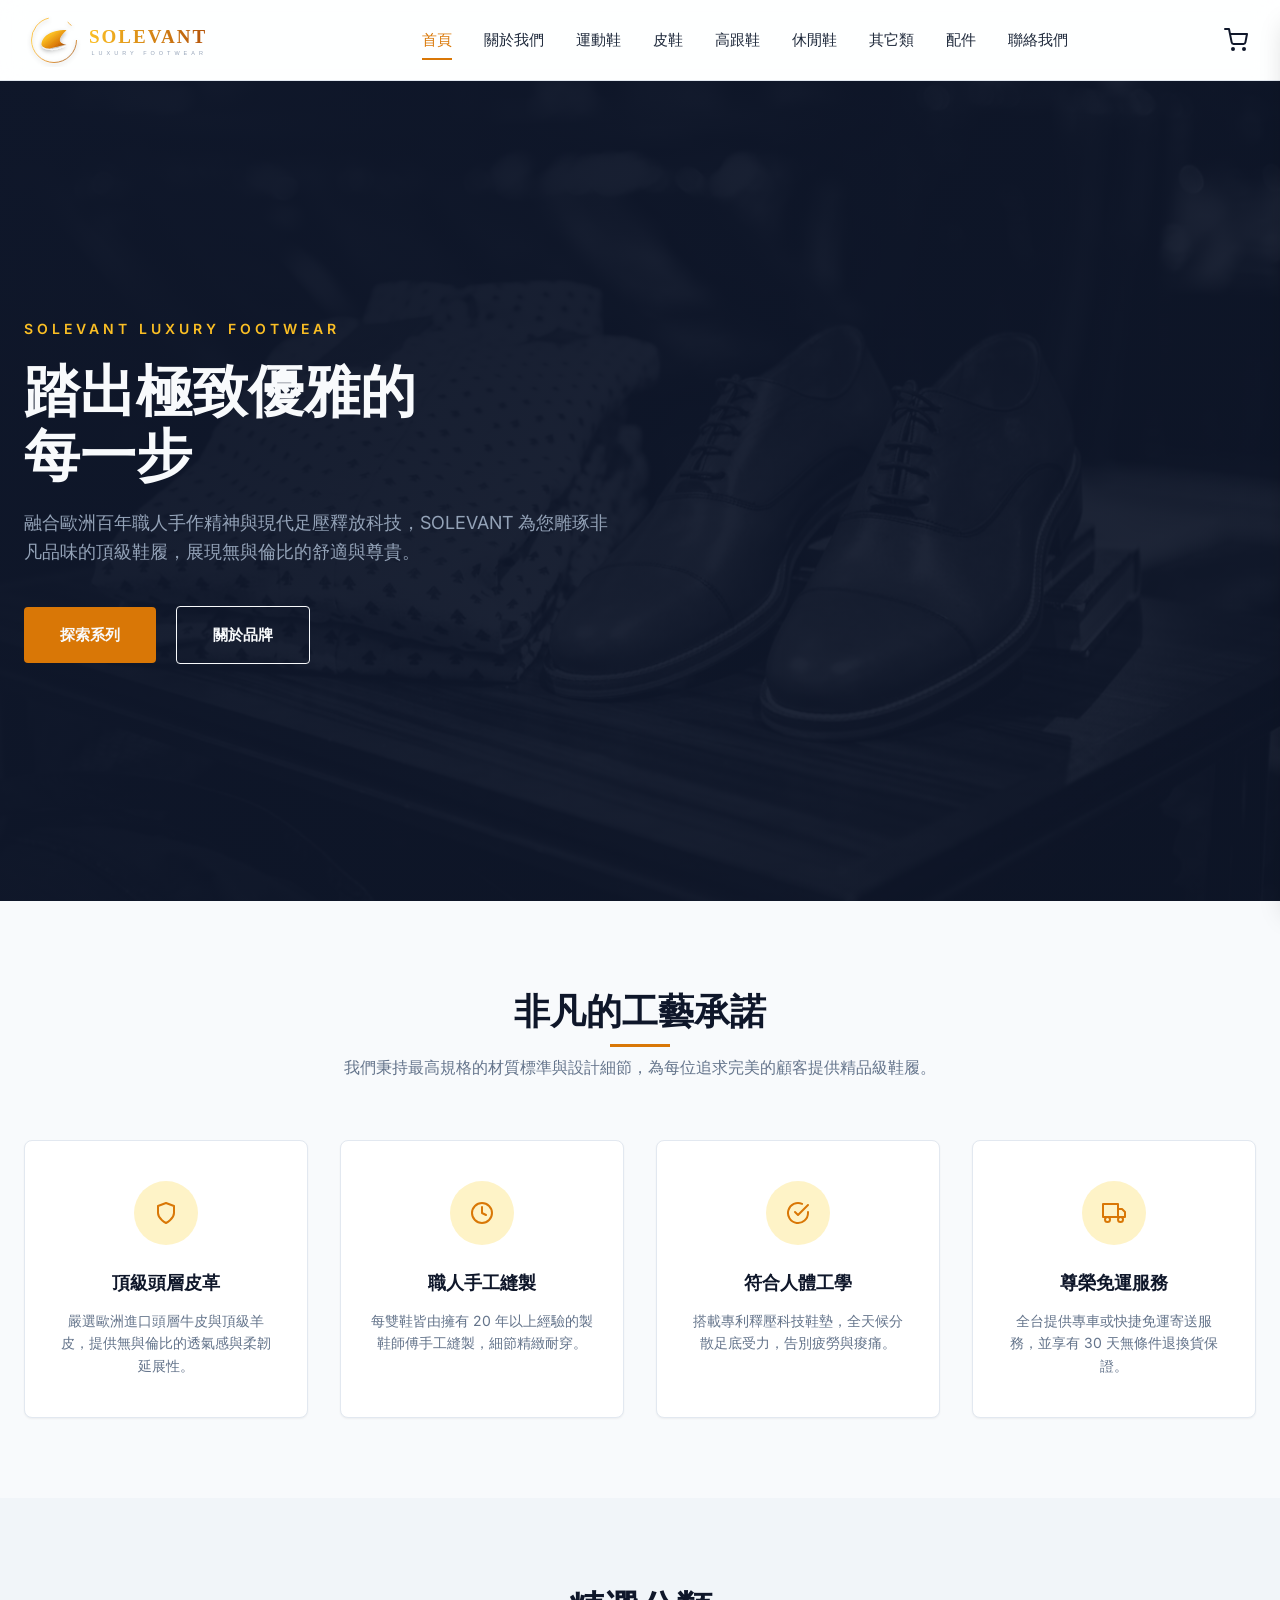
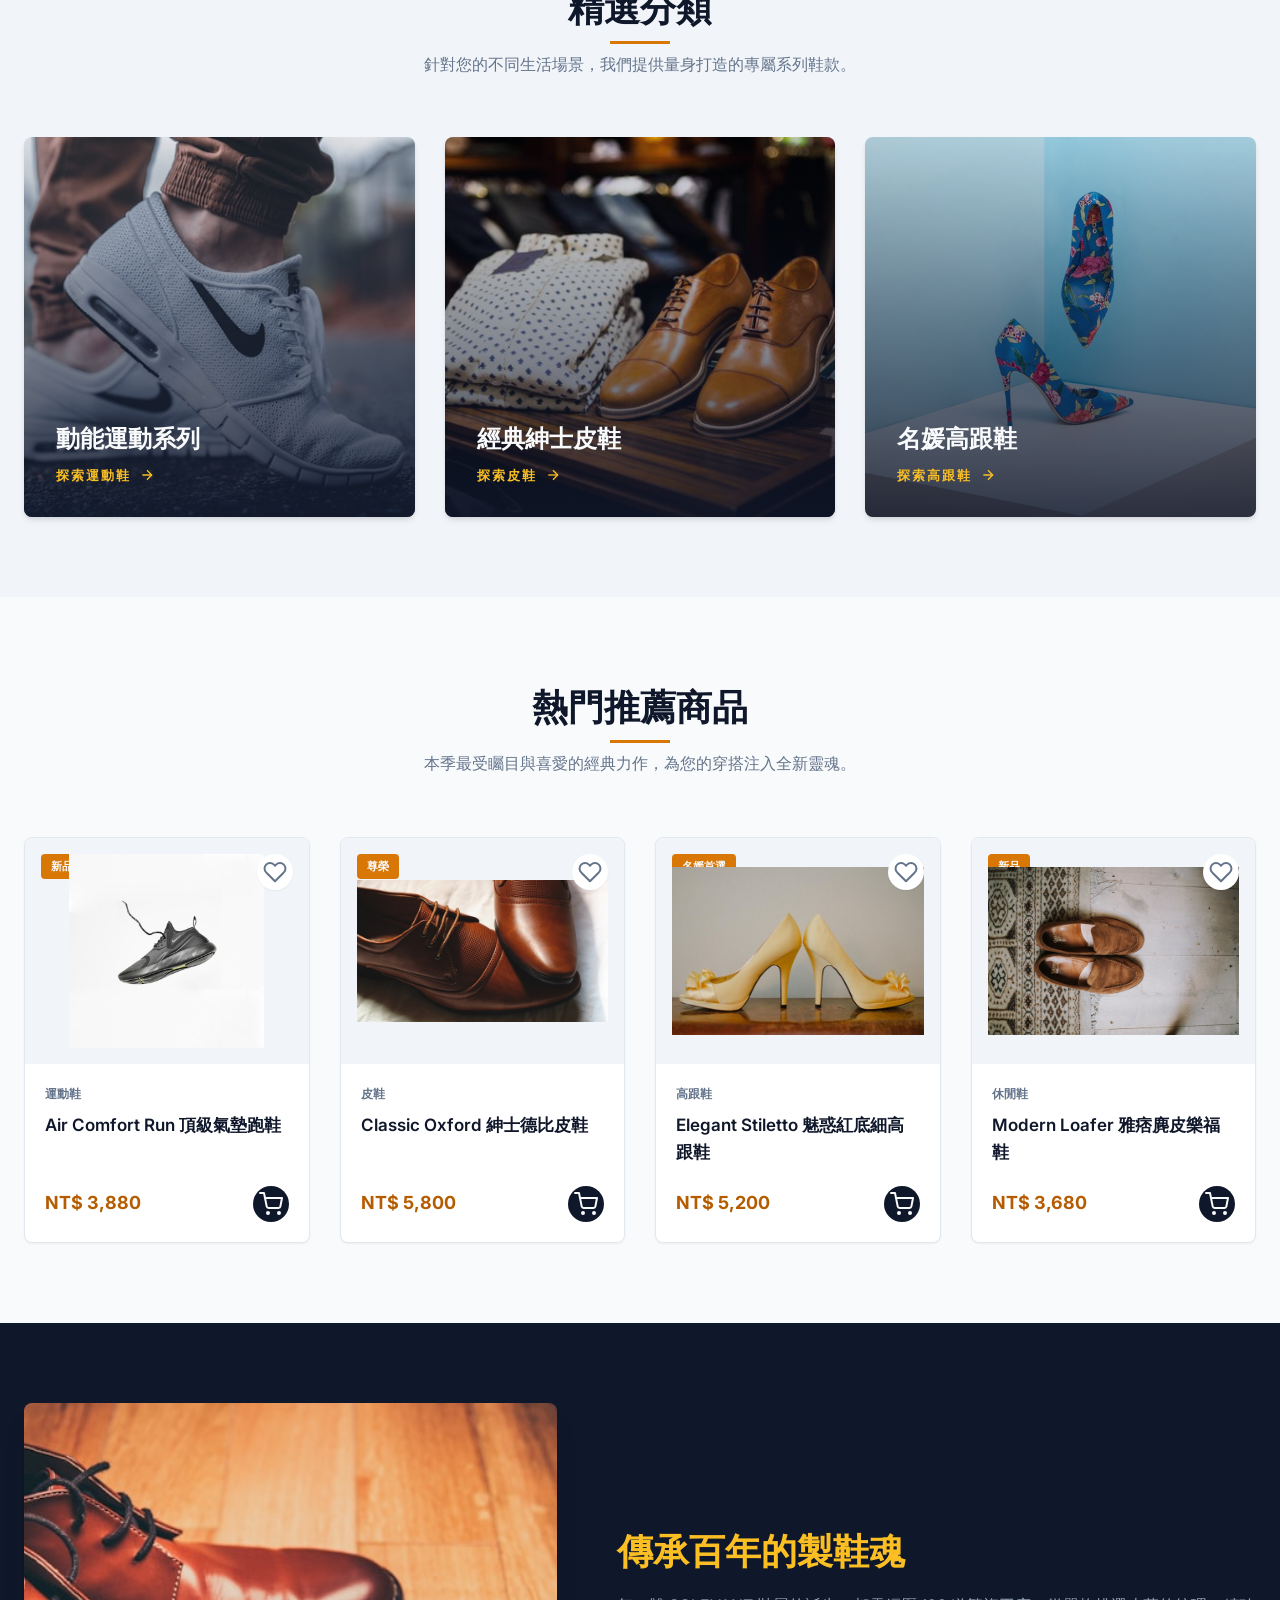
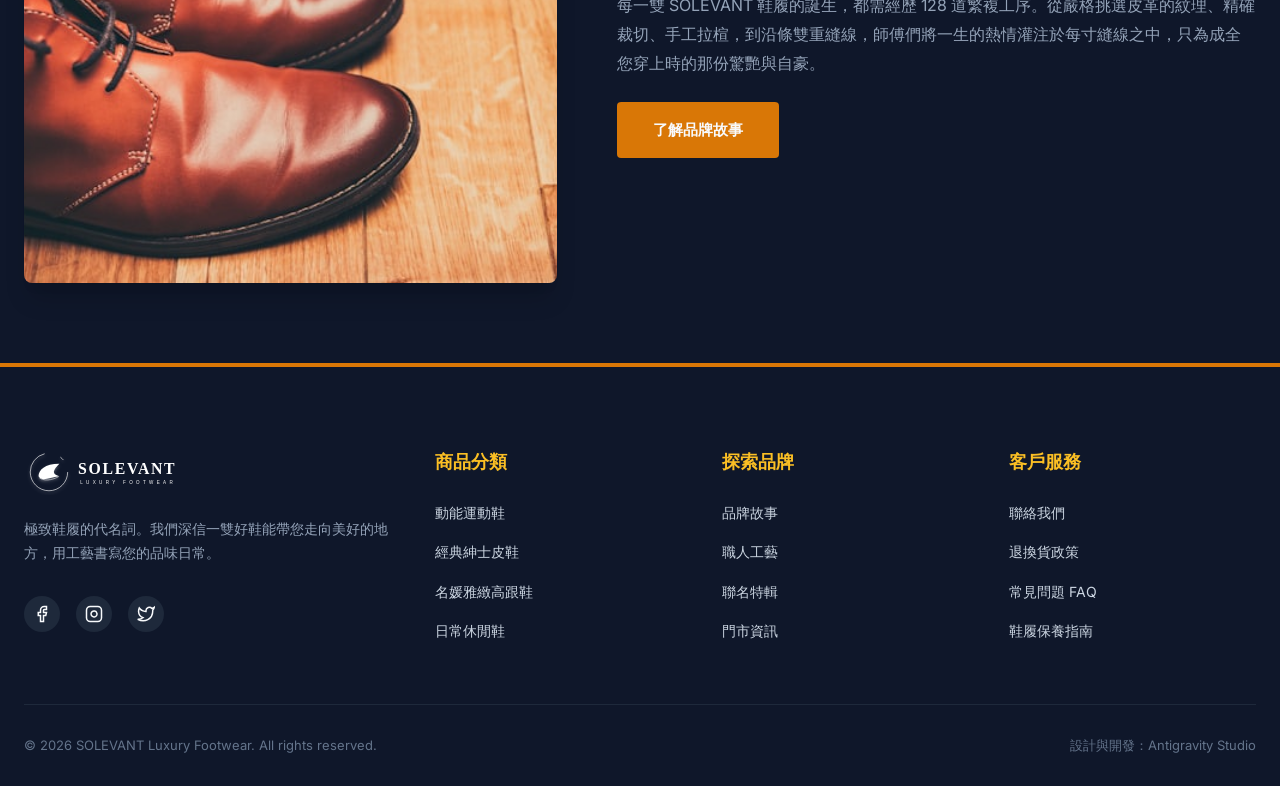
<file: index.html>
<!DOCTYPE html>
<html lang="zh-Hant">
<head>
  <meta charset="UTF-8">
  <meta name="viewport" content="width=device-width, initial-scale=1.0">
  <title>SOLEVANT | 北科大尖峰的鞋子品牌</title>
  <meta name="description" content="SOLEVANT 職人手工鞋履，融合傳統工藝與現代舒適科技，為您打造頂級運動鞋、牛津皮鞋、名媛高跟鞋與休閒鞋。踏出自信的每一步。">
  <meta name="keywords" content="北科大尖峰,SOLEVANT,職人手工鞋履,融合傳統工藝與現代舒適科技,頂級運動鞋,牛津皮鞋,名媛高跟鞋,休閒鞋,鞋子">
  <link rel="stylesheet" href="css/style.css">
  <meta name="google-site-verification" content="cpYA254l2qovya-nBPyQU58vIvXaNW7J8YzERDHYB3w" />
  <style>
    /* Badge bounce keyframes for micro-animation */
    @keyframes badgeBounce {
      0%, 100% { transform: scale(1); }
      50% { transform: scale(1.3); }
    }
    .badge-animate {
      animation: badgeBounce 0.4s cubic-bezier(0.175, 0.885, 0.32, 1.275);
    }
    
  </style>
</head>
<body>

  <!-- Header Navigation -->
  <header>
    <div class="container nav-container">
      <a href="index.html" class="logo-link">
        <img src="images/logo.svg" alt="SOLEVANT" class="logo-img">
      </a>
      <nav class="nav-menu">
        <a href="index.html" class="nav-link active" id="nav-home">首頁</a>
        <a href="about.html" class="nav-link" id="nav-about">關於我們</a>
        <a href="sneakers.html" class="nav-link" id="nav-sneakers">運動鞋</a>
        <a href="leather.html" class="nav-link" id="nav-leather">皮鞋</a>
        <a href="heels.html" class="nav-link" id="nav-heels">高跟鞋</a>
        <a href="casual.html" class="nav-link" id="nav-casual">休閒鞋</a>
        <a href="others.html" class="nav-link" id="nav-others">其它類</a>
        <a href="accessories.html" class="nav-link" id="nav-accessories">配件</a>
        <a href="contact.html" class="nav-link" id="nav-contact">聯絡我們</a>
      </nav>
      <div class="nav-actions">
        <button class="icon-btn" id="cart-toggle-btn" aria-label="Shopping Cart">
          <svg class="icon-svg" viewBox="0 0 24 24">
            <circle cx="9" cy="21" r="1"></circle>
            <circle cx="20" cy="21" r="1"></circle>
            <path d="M1 1h4l2.68 13.39a2 2 0 0 0 2 1.61h9.72a2 2 0 0 0 2-1.61L23 6H6"></path>
          </svg>
          <span class="cart-count" id="cart-count-badge" style="display: none;">0</span>
        </button>
      </div>
    </div>
  </header>

  <!-- Hero Section -->
  <section class="hero">
    <img src="images/hero_bg.jpg" class="hero-bg" alt="SOLEVANT Background">
    <div class="container">
      <div class="hero-content">
        <h2 class="hero-subtitle">SOLEVANT LUXURY FOOTWEAR</h2>
        <h1 class="hero-title">踏出極致優雅的<br>每一步</h1>
        <p class="hero-desc">融合歐洲百年職人手作精神與現代足壓釋放科技，SOLEVANT 為您雕琢非凡品味的頂級鞋履，展現無與倫比的舒適與尊貴。</p>
        <div class="hero-btns">
          <a href="sneakers.html" class="btn btn-primary">探索系列</a>
          <a href="about.html" class="btn btn-outline">關於品牌</a>
        </div>
      </div>
    </div>
  </section>

  <!-- Brand Features Section -->
  <section class="section-padding">
    <div class="container">
      <div class="section-title-wrapper">
        <h2 class="section-title">非凡的工藝承諾</h2>
        <p class="section-desc">我們秉持最高規格的材質標準與設計細節，為每位追求完美的顧客提供精品級鞋履。</p>
      </div>
      <div class="features-grid">
        <div class="feature-card">
          <div class="feature-icon-wrapper">
            <svg class="icon-svg" viewBox="0 0 24 24"><path d="M12 22s8-4 8-10V5l-8-3-8 3v7c0 6 8 10 8 10z"></path></svg>
          </div>
          <h3 class="feature-title">頂級頭層皮革</h3>
          <p class="feature-desc">嚴選歐洲進口頭層牛皮與頂級羊皮，提供無與倫比的透氣感與柔韌延展性。</p>
        </div>
        <div class="feature-card">
          <div class="feature-icon-wrapper">
            <svg class="icon-svg" viewBox="0 0 24 24"><circle cx="12" cy="12" r="10"></circle><polyline points="12 6 12 12 16 14"></polyline></svg>
          </div>
          <h3 class="feature-title">職人手工縫製</h3>
          <p class="feature-desc">每雙鞋皆由擁有 20 年以上經驗的製鞋師傅手工縫製，細節精緻耐穿。</p>
        </div>
        <div class="feature-card">
          <div class="feature-icon-wrapper">
            <svg class="icon-svg" viewBox="0 0 24 24"><path d="M22 11.08V12a10 10 0 1 1-5.93-9.14"></path><polyline points="22 4 12 14.01 9 11.01"></polyline></svg>
          </div>
          <h3 class="feature-title">符合人體工學</h3>
          <p class="feature-desc">搭載專利釋壓科技鞋墊，全天候分散足底受力，告別疲勞與痠痛。</p>
        </div>
        <div class="feature-card">
          <div class="feature-icon-wrapper">
            <svg class="icon-svg" viewBox="0 0 24 24"><rect x="1" y="3" width="15" height="13"></rect><polygon points="16 8 20 8 23 11 23 16 16 16 16 8"></polygon><circle cx="5.5" cy="18.5" r="2.5"></circle><circle cx="18.5" cy="18.5" r="2.5"></circle></svg>
          </div>
          <h3 class="feature-title">尊榮免運服務</h3>
          <p class="feature-desc">全台提供專車或快捷免運寄送服務，並享有 30 天無條件退換貨保證。</p>
        </div>
      </div>
    </div>
  </section>

  <!-- Category Promo Section -->
  <section class="section-padding" style="background-color: #f1f5f9;">
    <div class="container">
      <div class="section-title-wrapper">
        <h2 class="section-title">精選分類</h2>
        <p class="section-desc">針對您的不同生活場景，我們提供量身打造的專屬系列鞋款。</p>
      </div>
      <div class="categories-grid">
        <div class="category-card">
          <img src="images/cat_sneakers.jpg" class="category-img" alt="運動鞋">
          <div class="category-overlay">
            <h3 class="category-card-title">動能運動系列</h3>
            <a href="sneakers.html" class="category-card-link">
              探索運動鞋 
              <svg viewBox="0 0 24 24"><line x1="5" y1="12" x2="19" y2="12"></line><polyline points="12 5 19 12 12 19"></polyline></svg>
            </a>
          </div>
        </div>
        <div class="category-card">
          <img src="images/cat_leather.jpg" class="category-img" alt="皮鞋">
          <div class="category-overlay">
            <h3 class="category-card-title">經典紳士皮鞋</h3>
            <a href="leather.html" class="category-card-link">
              探索皮鞋
              <svg viewBox="0 0 24 24"><line x1="5" y1="12" x2="19" y2="12"></line><polyline points="12 5 19 12 12 19"></polyline></svg>
            </a>
          </div>
        </div>
        <div class="category-card">
          <img src="images/cat_heels.jpg" class="category-img" alt="高跟鞋">
          <div class="category-overlay">
            <h3 class="category-card-title">名媛高跟鞋</h3>
            <a href="heels.html" class="category-card-link">
              探索高跟鞋
              <svg viewBox="0 0 24 24"><line x1="5" y1="12" x2="19" y2="12"></line><polyline points="12 5 19 12 12 19"></polyline></svg>
            </a>
          </div>
        </div>
      </div>
    </div>
  </section>

  <!-- Popular Products Section -->
  <section class="section-padding">
    <div class="container">
      <div class="section-title-wrapper">
        <h2 class="section-title">熱門推薦商品</h2>
        <p class="section-desc">本季最受矚目與喜愛的經典力作，為您的穿搭注入全新靈魂。</p>
      </div>
      <div class="products-grid" id="popular-products">
        <!-- Dynmically loaded from JS -->
      </div>
    </div>
  </section>

  <!-- Brand Story Banner -->
  <section class="section-padding" style="background-color: #0f172a; color: white;">
    <div class="container">
      <div class="brand-story-wrapper">
        <div class="brand-story-image">
          <img src="images/craft.jpg" alt="Craftsmanship">
        </div>
        <div class="brand-story-content">
          <h2 style="font-family: var(--font-serif); font-size: 36px; color: var(--accent-light); margin-bottom: 20px;">傳承百年的製鞋魂</h2>
          <p style="color: #94a3b8; font-size: 16px; line-height: 1.8; margin-bottom: 24px;">每一雙 SOLEVANT 鞋履的誕生，都需經歷 128 道繁複工序。從嚴格挑選皮革的紋理、精確裁切、手工拉楦，到沿條雙重縫線，師傅們將一生的熱情灌注於每寸縫線之中，只為成全您穿上時的那份驚艷與自豪。</p>
          <a href="about.html" class="btn btn-primary">了解品牌故事</a>
        </div>
      </div>
    </div>
  </section>

  <!-- Footer -->
  <footer>
    <div class="container">
      <div class="footer-grid">
        <div class="footer-logo-pane">
          <img src="images/logo.svg" class="footer-logo-img" alt="SOLEVANT">
          <p class="footer-desc">極致鞋履的代名詞。我們深信一雙好鞋能帶您走向美好的地方，用工藝書寫您的品味日常。</p>
          <div class="footer-socials">
            <a href="#" class="social-link"><svg viewBox="0 0 24 24"><path d="M18 2h-3a5 5 0 0 0-5 5v3H7v4h3v8h4v-8h3l1-4h-4V7a1 1 0 0 1 1-1h3z"></path></svg></a>
            <a href="#" class="social-link"><svg viewBox="0 0 24 24"><rect x="2" y="2" width="20" height="20" rx="5" ry="5"></rect><path d="M16 11.37A4 4 0 1 1 12.63 8 4 4 0 0 1 16 11.37z"></path><line x1="17.5" y1="6.5" x2="17.51" y2="6.5"></line></svg></a>
            <a href="#" class="social-link"><svg viewBox="0 0 24 24"><path d="M23 3a10.9 10.9 0 0 1-3.14 1.53 4.48 4.48 0 0 0-7.86 3v1A10.66 10.66 0 0 1 3 4s-4 9 5 13a11.64 11.64 0 0 1-7 2c9 5 20 0 20-11.5a4.5 4.5 0 0 0-.08-.83A7.72 7.72 0 0 0 23 3z"></path></svg></a>
          </div>
        </div>
        <div>
          <h4 class="footer-column-title">商品分類</h4>
          <ul class="footer-links">
            <li><a href="sneakers.html" class="footer-link">動能運動鞋</a></li>
            <li><a href="leather.html" class="footer-link">經典紳士皮鞋</a></li>
            <li><a href="heels.html" class="footer-link">名媛雅緻高跟鞋</a></li>
            <li><a href="casual.html" class="footer-link">日常休閒鞋</a></li>
          </ul>
        </div>
        <div>
          <h4 class="footer-column-title">探索品牌</h4>
          <ul class="footer-links">
            <li><a href="about.html" class="footer-link">品牌故事</a></li>
            <li><a href="#" class="footer-link">職人工藝</a></li>
            <li><a href="#" class="footer-link">聯名特輯</a></li>
            <li><a href="contact.html" class="footer-link">門市資訊</a></li>
          </ul>
        </div>
        <div>
          <h4 class="footer-column-title">客戶服務</h4>
          <ul class="footer-links">
            <li><a href="contact.html" class="footer-link">聯絡我們</a></li>
            <li><a href="#" class="footer-link">退換貨政策</a></li>
            <li><a href="#" class="footer-link">常見問題 FAQ</a></li>
            <li><a href="#" class="footer-link">鞋履保養指南</a></li>
          </ul>
        </div>
      </div>
      <div class="footer-bottom">
        <p>&copy; 2026 SOLEVANT Luxury Footwear. All rights reserved.</p>
        <p>設計與開發：Antigravity Studio</p>
      </div>
    </div>
  </footer>

  <!-- Scripts -->
  <script src="js/products-data.js"></script>
  <script src="js/cart.js"></script>
  <script>
    // Dynamically render popular items
    const popularIds = ['sneakers_1', 'leather_1', 'heels_1', 'casual_3'];
    const grid = document.getElementById('popular-products');
    
    if (grid && typeof productsData !== 'undefined') {
      grid.innerHTML = popularIds.map(id => {
        const p = productsData[id];
        if (!p) return '';
        return `
          <div class="product-card">
            <div class="product-image-wrapper">
              <span class="product-badge sale">${p.badge}</span>
              <a href="product.html?id=${p.id}">
                <img class="product-img" src="${p.image}" alt="${p.name}">
              </a>
              <button class="product-wishlist" aria-label="Add to wishlist" onclick="alert('已加入願望清單！')">
                <svg class="icon-svg" viewBox="0 0 24 24"><path d="M20.84 4.61a5.5 5.5 0 0 0-7.78 0L12 5.67l-1.06-1.06a5.5 5.5 0 0 0-7.78 7.78l1.06 1.06L12 21.23l7.78-7.78 1.06-1.06a5.5 5.5 0 0 0 0-7.78z"></path></svg>
              </button>
            </div>
            <div class="product-info">
              <div class="product-cat">${p.categoryName}</div>
              <a href="product.html?id=${p.id}" class="product-name">${p.name}</a>
              <div class="product-price-row">
                <span class="product-price">NT$ ${p.price.toLocaleString()}</span>
                <button class="icon-btn" onclick="addToCart('${p.id}', '8.5', 1)" aria-label="Add to cart">
                  <svg class="icon-svg" viewBox="0 0 24 24"><circle cx="9" cy="21" r="1"></circle><circle cx="20" cy="21" r="1"></circle><path d="M1 1h4l2.68 13.39a2 2 0 0 0 2 1.61h9.72a2 2 0 0 0 2-1.61L23 6H6"></path></svg>
                </button>
              </div>
            </div>
          </div>
        `;
      }).join('');
    }
  </script>
</body>
</html>
</file>
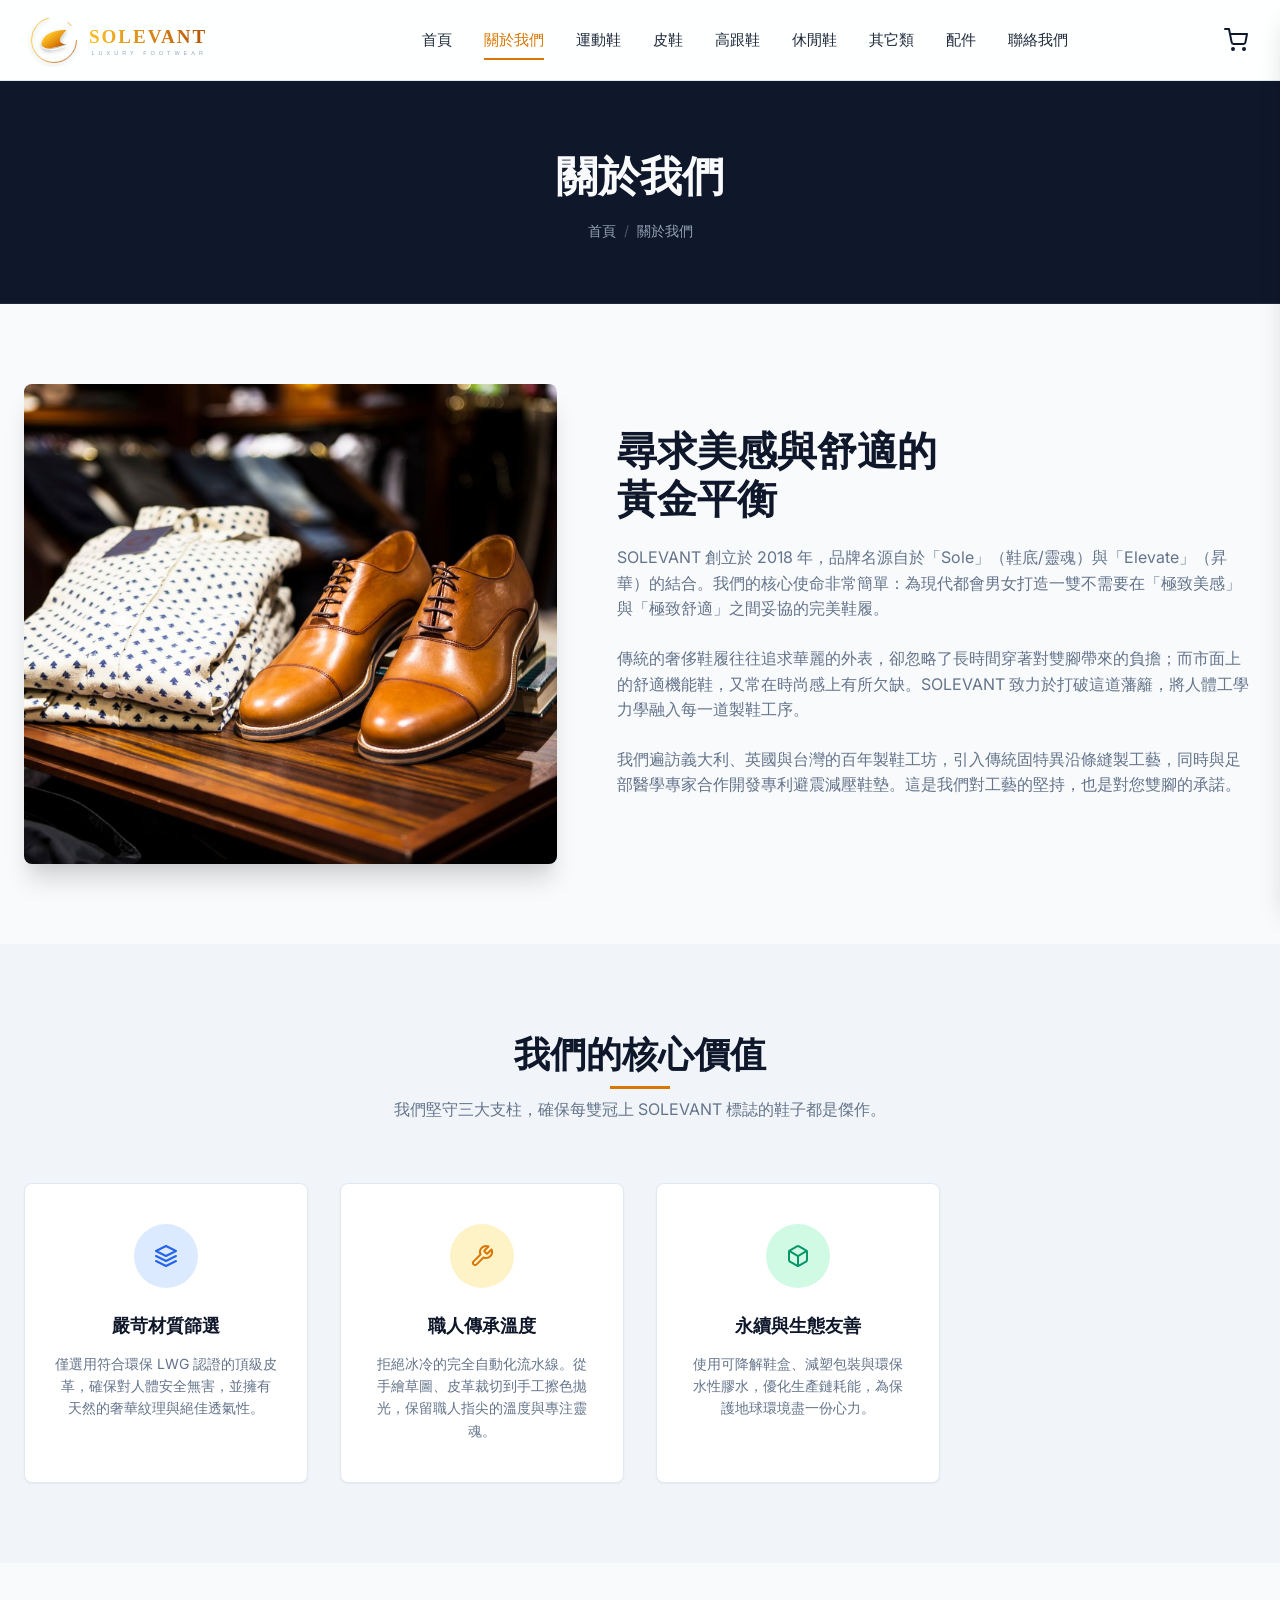
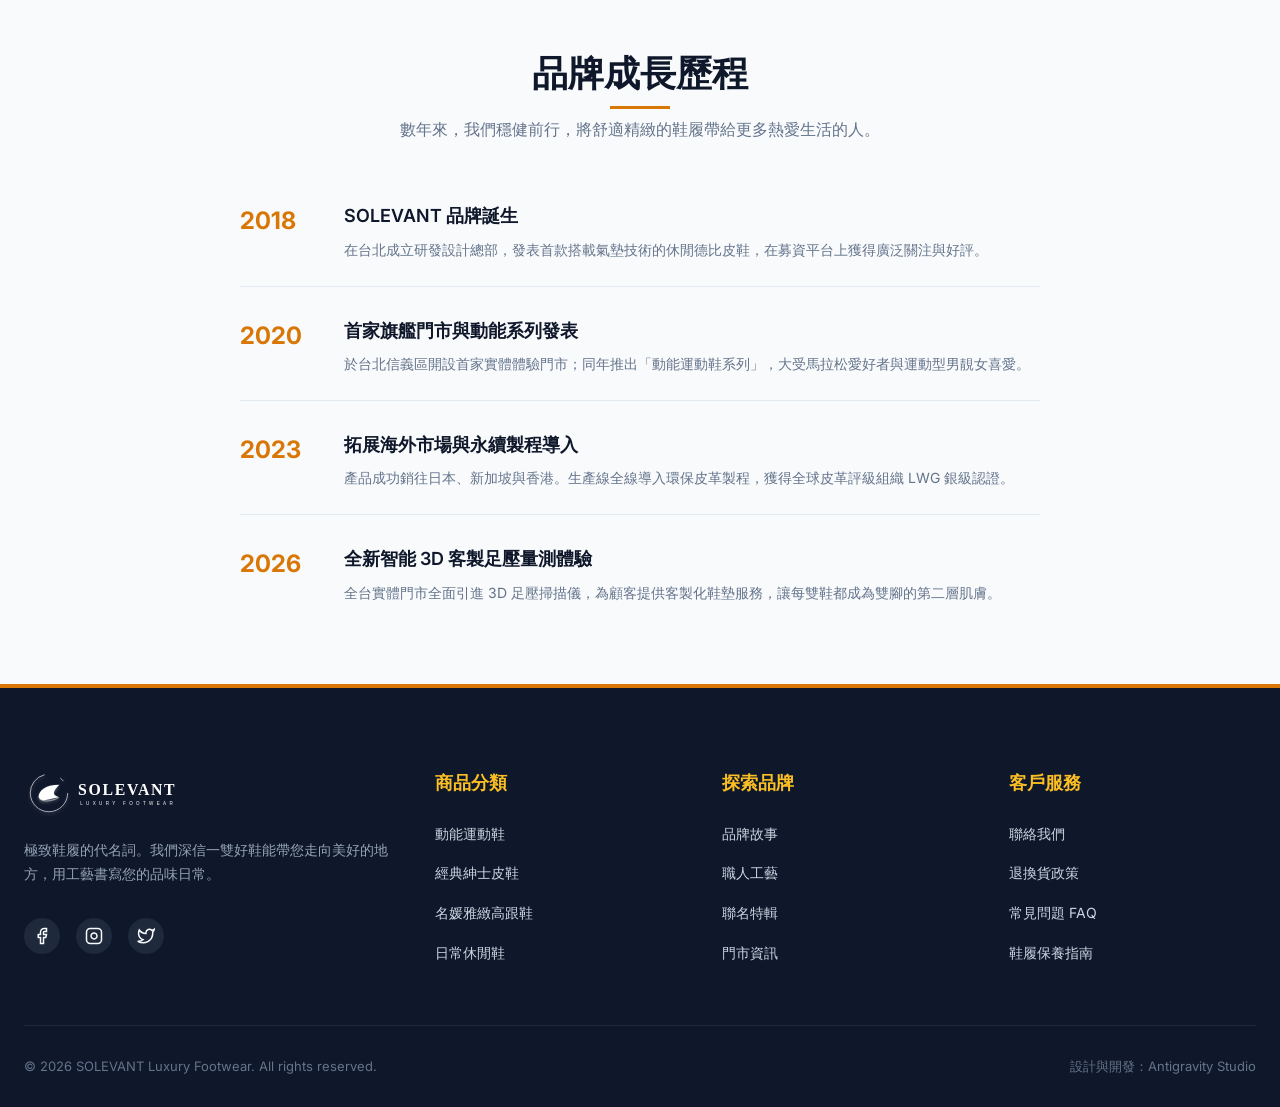
<file: about.html>
<!DOCTYPE html>
<html lang="zh-Hant">
<head>
  <meta charset="UTF-8">
  <meta name="viewport" content="width=device-width, initial-scale=1.0">
  <title>關於我們 | SOLEVANT</title>
  <meta name="description" content="探索 SOLEVANT 的品牌故事。我們堅持使用頂級皮革、承襲職人手工縫製精神，並結合現代人體工學，為您雕琢每一雙夢想鞋履。">
  <link rel="stylesheet" href="css/style.css">
</head>
<body>

  <!-- Header Navigation -->
  <header>
    <div class="container nav-container">
      <a href="index.html" class="logo-link">
        <img src="images/logo.svg" alt="SOLEVANT" class="logo-img">
      </a>
      <nav class="nav-menu">
        <a href="index.html" class="nav-link" id="nav-home">首頁</a>
        <a href="about.html" class="nav-link active" id="nav-about">關於我們</a>
        <a href="sneakers.html" class="nav-link" id="nav-sneakers">運動鞋</a>
        <a href="leather.html" class="nav-link" id="nav-leather">皮鞋</a>
        <a href="heels.html" class="nav-link" id="nav-heels">高跟鞋</a>
        <a href="casual.html" class="nav-link" id="nav-casual">休閒鞋</a>
        <a href="others.html" class="nav-link" id="nav-others">其它類</a>
        <a href="accessories.html" class="nav-link" id="nav-accessories">配件</a>
        <a href="contact.html" class="nav-link" id="nav-contact">聯絡我們</a>
      </nav>
      <div class="nav-actions">
        <button class="icon-btn" id="cart-toggle-btn" aria-label="Shopping Cart">
          <svg class="icon-svg" viewBox="0 0 24 24">
            <circle cx="9" cy="21" r="1"></circle>
            <circle cx="20" cy="21" r="1"></circle>
            <path d="M1 1h4l2.68 13.39a2 2 0 0 0 2 1.61h9.72a2 2 0 0 0 2-1.61L23 6H6"></path>
          </svg>
          <span class="cart-count" id="cart-count-badge" style="display: none;">0</span>
        </button>
      </div>
    </div>
  </header>

  <!-- Page Hero -->
  <section class="page-hero">
    <div class="container">
      <h1 class="page-hero-title">關於我們</h1>
      <div class="breadcrumbs">
        <a href="index.html">首頁</a>
        <span class="breadcrumb-separator">/</span>
        <span>關於我們</span>
      </div>
    </div>
  </section>

  <!-- Brand Story Section -->
  <section class="section-padding">
    <div class="container">
      <div class="brand-story-wrapper">
        <div class="brand-story-image">
          <img src="images/hero_bg.jpg" alt="SOLEVANT Craftsmanship">
        </div>
        <div class="brand-story-content">
          <h2>尋求美感與舒適的<br>黃金平衡</h2>
          <p>SOLEVANT 創立於 2018 年，品牌名源自於「Sole」（鞋底/靈魂）與「Elevate」（昇華）的結合。我們的核心使命非常簡單：為現代都會男女打造一雙不需要在「極致美感」與「極致舒適」之間妥協的完美鞋履。</p>
          <p>傳統的奢侈鞋履往往追求華麗的外表，卻忽略了長時間穿著對雙腳帶來的負擔；而市面上的舒適機能鞋，又常在時尚感上有所欠缺。SOLEVANT 致力於打破這道藩籬，將人體工學力學融入每一道製鞋工序。</p>
          <p>我們遍訪義大利、英國與台灣的百年製鞋工坊，引入傳統固特異沿條縫製工藝，同時與足部醫學專家合作開發專利避震減壓鞋墊。這是我們對工藝的堅持，也是對您雙腳的承諾。</p>
        </div>
      </div>
    </div>
  </section>

  <!-- Core Values Section -->
  <section class="section-padding" style="background-color: #f1f5f9;">
    <div class="container">
      <div class="section-title-wrapper">
        <h2 class="section-title">我們的核心價值</h2>
        <p class="section-desc">我們堅守三大支柱，確保每雙冠上 SOLEVANT 標誌的鞋子都是傑作。</p>
      </div>
      <div class="features-grid">
        <div class="feature-card">
          <div class="feature-icon-wrapper" style="background-color: #dbeafe; color: #2563eb;">
            <svg class="icon-svg" viewBox="0 0 24 24"><path d="M12 2L2 7l10 5 10-5-10-5zM2 17l10 5 10-5M2 12l10 5 10-5"></path></svg>
          </div>
          <h3 class="feature-title">嚴苛材質篩選</h3>
          <p class="feature-desc">僅選用符合環保 LWG 認證的頂級皮革，確保對人體安全無害，並擁有天然的奢華紋理與絕佳透氣性。</p>
        </div>
        <div class="feature-card">
          <div class="feature-icon-wrapper" style="background-color: #fef3c7; color: #d97706;">
            <svg class="icon-svg" viewBox="0 0 24 24"><path d="M14.7 6.3a1 1 0 0 0 0 1.4l1.6 1.6a1 1 0 0 0 1.4 0l3.77-3.77a6 6 0 0 1-7.94 7.94l-6.91 6.91a2.12 2.12 0 0 1-3-3l6.91-6.91a6 6 0 0 1 7.94-7.94l-3.76 3.76z"></path></svg>
          </div>
          <h3 class="feature-title">職人傳承溫度</h3>
          <p class="feature-desc">拒絕冰冷的完全自動化流水線。從手繪草圖、皮革裁切到手工擦色拋光，保留職人指尖的溫度與專注靈魂。</p>
        </div>
        <div class="feature-card">
          <div class="feature-icon-wrapper" style="background-color: #d1fae5; color: #059669;">
            <svg class="icon-svg" viewBox="0 0 24 24"><path d="M21 16V8a2 2 0 0 0-1-1.73l-7-4a2 2 0 0 0-2 0l-7 4A2 2 0 0 0 3 8v8a2 2 0 0 0 1 1.73l7 4a2 2 0 0 0 2 0l7-4A2 2 0 0 0 21 16z"></path><polyline points="3.27 6.96 12 12.01 20.73 6.96"></polyline><line x1="12" y1="22.08" x2="12" y2="12"></line></svg>
          </div>
          <h3 class="feature-title">永續與生態友善</h3>
          <p class="feature-desc">使用可降解鞋盒、減塑包裝與環保水性膠水，優化生產鏈耗能，為保護地球環境盡一份心力。</p>
        </div>
      </div>
    </div>
  </section>

  <!-- Milestones / Timeline -->
  <section class="section-padding">
    <div class="container">
      <div class="section-title-wrapper">
        <h2 class="section-title">品牌成長歷程</h2>
        <p class="section-desc">數年來，我們穩健前行，將舒適精緻的鞋履帶給更多熱愛生活的人。</p>
      </div>
      <div style="max-width: 800px; margin: 0 auto; display: flex; flex-direction: column; gap: 30px;">
        <div style="display: flex; gap: 24px; padding-bottom: 24px; border-bottom: 1px solid var(--border-color);">
          <div style="font-size: 24px; font-weight: 700; color: var(--accent); min-width: 80px;">2018</div>
          <div>
            <h4 style="font-size: 18px; font-weight: 600; margin-bottom: 8px;">SOLEVANT 品牌誕生</h4>
            <p style="color: var(--text-muted); font-size: 14px;">在台北成立研發設計總部，發表首款搭載氣墊技術的休閒德比皮鞋，在募資平台上獲得廣泛關注與好評。</p>
          </div>
        </div>
        <div style="display: flex; gap: 24px; padding-bottom: 24px; border-bottom: 1px solid var(--border-color);">
          <div style="font-size: 24px; font-weight: 700; color: var(--accent); min-width: 80px;">2020</div>
          <div>
            <h4 style="font-size: 18px; font-weight: 600; margin-bottom: 8px;">首家旗艦門市與動能系列發表</h4>
            <p style="color: var(--text-muted); font-size: 14px;">於台北信義區開設首家實體體驗門市；同年推出「動能運動鞋系列」，大受馬拉松愛好者與運動型男靚女喜愛。</p>
          </div>
        </div>
        <div style="display: flex; gap: 24px; padding-bottom: 24px; border-bottom: 1px solid var(--border-color);">
          <div style="font-size: 24px; font-weight: 700; color: var(--accent); min-width: 80px;">2023</div>
          <div>
            <h4 style="font-size: 18px; font-weight: 600; margin-bottom: 8px;">拓展海外市場與永續製程導入</h4>
            <p style="color: var(--text-muted); font-size: 14px;">產品成功銷往日本、新加坡與香港。生產線全線導入環保皮革製程，獲得全球皮革評級組織 LWG 銀級認證。</p>
          </div>
        </div>
        <div style="display: flex; gap: 24px;">
          <div style="font-size: 24px; font-weight: 700; color: var(--accent); min-width: 80px;">2026</div>
          <div>
            <h4 style="font-size: 18px; font-weight: 600; margin-bottom: 8px;">全新智能 3D 客製足壓量測體驗</h4>
            <p style="color: var(--text-muted); font-size: 14px;">全台實體門市全面引進 3D 足壓掃描儀，為顧客提供客製化鞋墊服務，讓每雙鞋都成為雙腳的第二層肌膚。</p>
          </div>
        </div>
      </div>
    </div>
  </section>

  <!-- Footer -->
  <footer>
    <div class="container">
      <div class="footer-grid">
        <div class="footer-logo-pane">
          <img src="images/logo.svg" class="footer-logo-img" alt="SOLEVANT">
          <p class="footer-desc">極致鞋履的代名詞。我們深信一雙好鞋能帶您走向美好的地方，用工藝書寫您的品味日常。</p>
          <div class="footer-socials">
            <a href="#" class="social-link"><svg viewBox="0 0 24 24"><path d="M18 2h-3a5 5 0 0 0-5 5v3H7v4h3v8h4v-8h3l1-4h-4V7a1 1 0 0 1 1-1h3z"></path></svg></a>
            <a href="#" class="social-link"><svg viewBox="0 0 24 24"><rect x="2" y="2" width="20" height="20" rx="5" ry="5"></rect><path d="M16 11.37A4 4 0 1 1 12.63 8 4 4 0 0 1 16 11.37z"></path><line x1="17.5" y1="6.5" x2="17.51" y2="6.5"></line></svg></a>
            <a href="#" class="social-link"><svg viewBox="0 0 24 24"><path d="M23 3a10.9 10.9 0 0 1-3.14 1.53 4.48 4.48 0 0 0-7.86 3v1A10.66 10.66 0 0 1 3 4s-4 9 5 13a11.64 11.64 0 0 1-7 2c9 5 20 0 20-11.5a4.5 4.5 0 0 0-.08-.83A7.72 7.72 0 0 0 23 3z"></path></svg></a>
          </div>
        </div>
        <div>
          <h4 class="footer-column-title">商品分類</h4>
          <ul class="footer-links">
            <li><a href="sneakers.html" class="footer-link">動能運動鞋</a></li>
            <li><a href="leather.html" class="footer-link">經典紳士皮鞋</a></li>
            <li><a href="heels.html" class="footer-link">名媛雅緻高跟鞋</a></li>
            <li><a href="casual.html" class="footer-link">日常休閒鞋</a></li>
          </ul>
        </div>
        <div>
          <h4 class="footer-column-title">探索品牌</h4>
          <ul class="footer-links">
            <li><a href="about.html" class="footer-link">品牌故事</a></li>
            <li><a href="#" class="footer-link">職人工藝</a></li>
            <li><a href="#" class="footer-link">聯名特輯</a></li>
            <li><a href="contact.html" class="footer-link">門市資訊</a></li>
          </ul>
        </div>
        <div>
          <h4 class="footer-column-title">客戶服務</h4>
          <ul class="footer-links">
            <li><a href="contact.html" class="footer-link">聯絡我們</a></li>
            <li><a href="#" class="footer-link">退換貨政策</a></li>
            <li><a href="#" class="footer-link">常見問題 FAQ</a></li>
            <li><a href="#" class="footer-link">鞋履保養指南</a></li>
          </ul>
        </div>
      </div>
      <div class="footer-bottom">
        <p>&copy; 2026 SOLEVANT Luxury Footwear. All rights reserved.</p>
        <p>設計與開發：Antigravity Studio</p>
      </div>
    </div>
  </footer>

  <!-- Scripts -->
  <script src="js/products-data.js"></script>
  <script src="js/cart.js"></script>
</body>
</html>
</file>
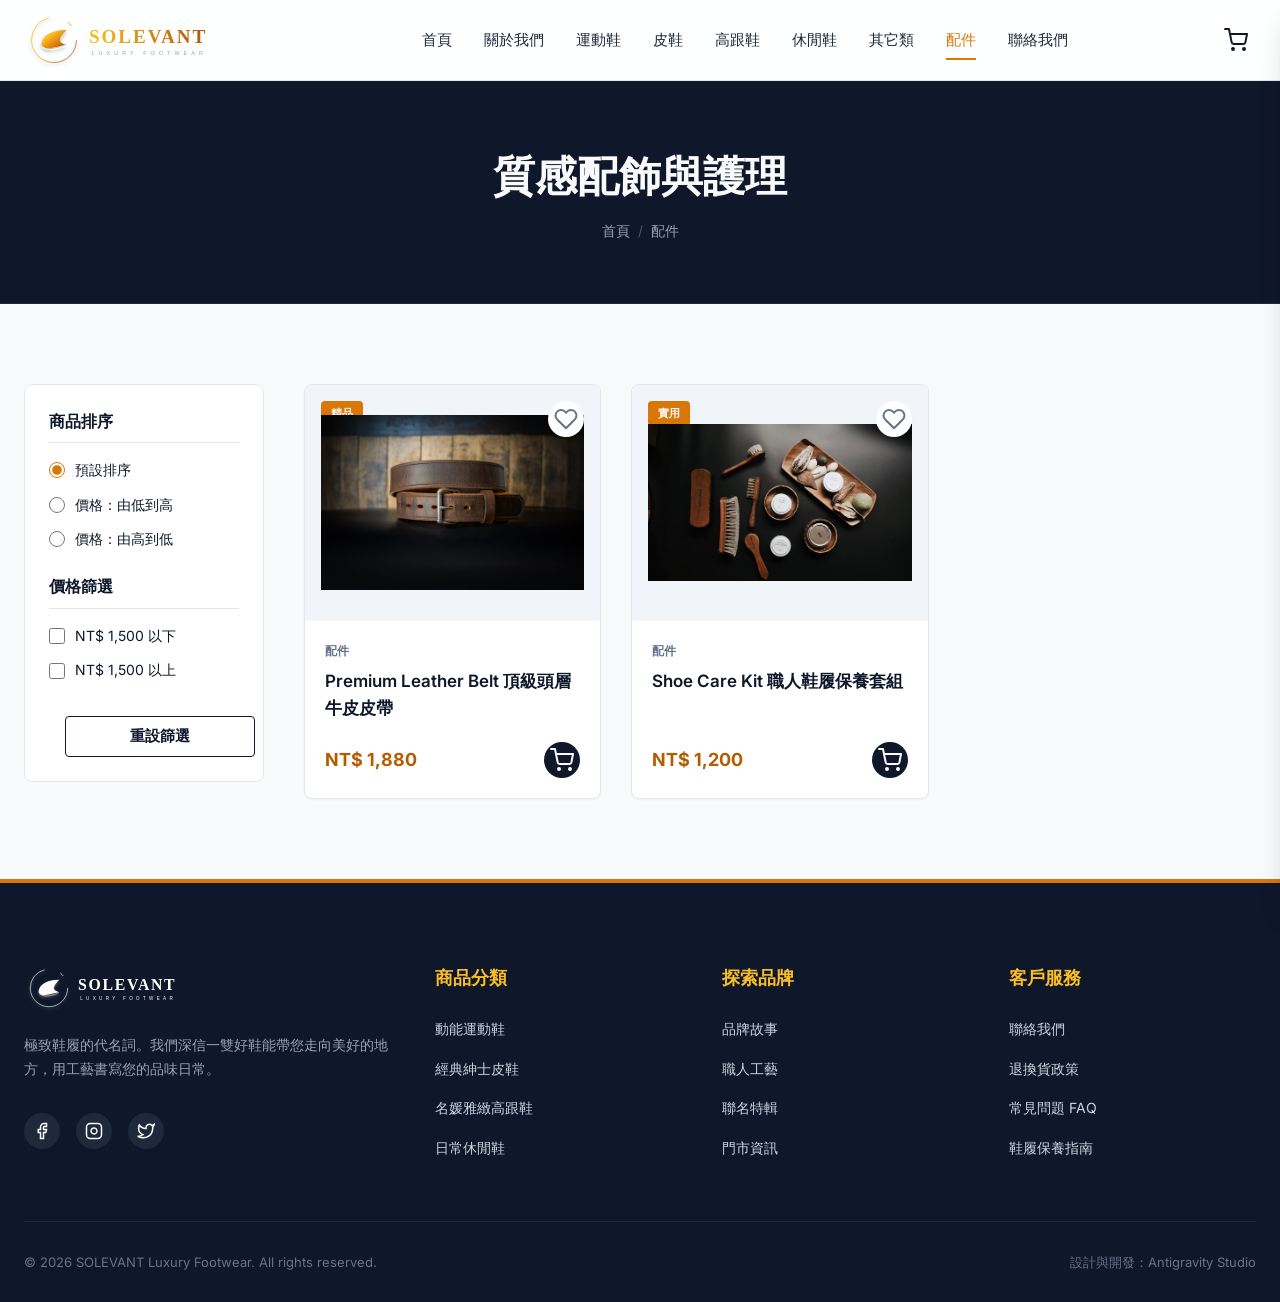
<file: accessories.html>
<!DOCTYPE html>
<html lang="zh-Hant">
<head>
  <meta charset="UTF-8">
  <meta name="viewport" content="width=device-width, initial-scale=1.0">
  <title>精品配件系列 | SOLEVANT</title>
  <meta name="description" content="選購 SOLEVANT 質感配件，包含頭層皮帶、天然馬毛鞋刷、高級皮革保養蠟等，全方位呵護您的優雅行頭。">
  <link rel="stylesheet" href="css/style.css">
</head>
<body>

  <!-- Header Navigation -->
  <header>
    <div class="container nav-container">
      <a href="index.html" class="logo-link">
        <img src="images/logo.svg" alt="SOLEVANT" class="logo-img">
      </a>
      <nav class="nav-menu">
        <a href="index.html" class="nav-link" id="nav-home">首頁</a>
        <a href="about.html" class="nav-link" id="nav-about">關於我們</a>
        <a href="sneakers.html" class="nav-link" id="nav-sneakers">運動鞋</a>
        <a href="leather.html" class="nav-link" id="nav-leather">皮鞋</a>
        <a href="heels.html" class="nav-link" id="nav-heels">高跟鞋</a>
        <a href="casual.html" class="nav-link" id="nav-casual">休閒鞋</a>
        <a href="others.html" class="nav-link" id="nav-others">其它類</a>
        <a href="accessories.html" class="nav-link active" id="nav-accessories">配件</a>
        <a href="contact.html" class="nav-link" id="nav-contact">聯絡我們</a>
      </nav>
      <div class="nav-actions">
        <button class="icon-btn" id="cart-toggle-btn" aria-label="Shopping Cart">
          <svg class="icon-svg" viewBox="0 0 24 24">
            <circle cx="9" cy="21" r="1"></circle>
            <circle cx="20" cy="21" r="1"></circle>
            <path d="M1 1h4l2.68 13.39a2 2 0 0 0 2 1.61h9.72a2 2 0 0 0 2-1.61L23 6H6"></path>
          </svg>
          <span class="cart-count" id="cart-count-badge" style="display: none;">0</span>
        </button>
      </div>
    </div>
  </header>

  <!-- Page Hero -->
  <section class="page-hero">
    <div class="container">
      <h1 class="page-hero-title">質感配飾與護理</h1>
      <div class="breadcrumbs">
        <a href="index.html">首頁</a>
        <span class="breadcrumb-separator">/</span>
        <span>配件</span>
      </div>
    </div>
  </section>

  <!-- Shop Section -->
  <section class="section-padding" style="padding-top: 40px;">
    <div class="container">
      <div class="shop-layout">
        
        <!-- Sidebar Filters -->
        <aside class="sidebar-filter">
          <div class="filter-group">
            <h4 class="filter-title">商品排序</h4>
            <div class="filter-list">
              <label class="filter-item">
                <input type="radio" name="sort-products" value="default" checked id="sort-default">
                <span>預設排序</span>
              </label>
              <label class="filter-item">
                <input type="radio" name="sort-products" value="low-high" id="sort-low">
                <span>價格：由低到高</span>
              </label>
              <label class="filter-item">
                <input type="radio" name="sort-products" value="high-low" id="sort-high">
                <span>價格：由高到低</span>
              </label>
            </div>
          </div>
          
          <div class="filter-group">
            <h4 class="filter-title">價格篩選</h4>
            <div class="filter-list">
              <label class="filter-item">
                <input type="checkbox" class="price-filter" value="under-1500" id="filter-under-1500">
                <span>NT$ 1,500 以下</span>
              </label>
              <label class="filter-item">
                <input type="checkbox" class="price-filter" value="above-1500" id="filter-above-1500">
                <span>NT$ 1,500 以上</span>
              </label>
            </div>
          </div>
          
          <div style="padding-top: 10px;">
            <button class="btn btn-outline" id="reset-filters" style="width: 100%; border-color: var(--primary); color: var(--primary); padding: 10px 0;">重設篩選</button>
          </div>
        </aside>
        
        <!-- Products Grid Area -->
        <main>
          <div class="products-grid" id="category-products-grid">
            <!-- Populated dynamically -->
          </div>
        </main>
        
      </div>
    </div>
  </section>

  <!-- Footer -->
  <footer>
    <div class="container">
      <div class="footer-grid">
        <div class="footer-logo-pane">
          <img src="images/logo.svg" class="footer-logo-img" alt="SOLEVANT">
          <p class="footer-desc">極致鞋履的代名詞。我們深信一雙好鞋能帶您走向美好的地方，用工藝書寫您的品味日常。</p>
          <div class="footer-socials">
            <a href="#" class="social-link"><svg viewBox="0 0 24 24"><path d="M18 2h-3a5 5 0 0 0-5 5v3H7v4h3v8h4v-8h3l1-4h-4V7a1 1 0 0 1 1-1h3z"></path></svg></a>
            <a href="#" class="social-link"><svg viewBox="0 0 24 24"><rect x="2" y="2" width="20" height="20" rx="5" ry="5"></rect><path d="M16 11.37A4 4 0 1 1 12.63 8 4 4 0 0 1 16 11.37z"></path><line x1="17.5" y1="6.5" x2="17.51" y2="6.5"></line></svg></a>
            <a href="#" class="social-link"><svg viewBox="0 0 24 24"><path d="M23 3a10.9 10.9 0 0 1-3.14 1.53 4.48 4.48 0 0 0-7.86 3v1A10.66 10.66 0 0 1 3 4s-4 9 5 13a11.64 11.64 0 0 1-7 2c9 5 20 0 20-11.5a4.5 4.5 0 0 0-.08-.83A7.72 7.72 0 0 0 23 3z"></path></svg></a>
          </div>
        </div>
        <div>
          <h4 class="footer-column-title">商品分類</h4>
          <ul class="footer-links">
            <li><a href="sneakers.html" class="footer-link">動能運動鞋</a></li>
            <li><a href="leather.html" class="footer-link">經典紳士皮鞋</a></li>
            <li><a href="heels.html" class="footer-link">名媛雅緻高跟鞋</a></li>
            <li><a href="casual.html" class="footer-link">日常休閒鞋</a></li>
          </ul>
        </div>
        <div>
          <h4 class="footer-column-title">探索品牌</h4>
          <ul class="footer-links">
            <li><a href="about.html" class="footer-link">品牌故事</a></li>
            <li><a href="#" class="footer-link">職人工藝</a></li>
            <li><a href="#" class="footer-link">聯名特輯</a></li>
            <li><a href="contact.html" class="footer-link">門市資訊</a></li>
          </ul>
        </div>
        <div>
          <h4 class="footer-column-title">客戶服務</h4>
          <ul class="footer-links">
            <li><a href="contact.html" class="footer-link">聯絡我們</a></li>
            <li><a href="#" class="footer-link">退換貨政策</a></li>
            <li><a href="#" class="footer-link">常見問題 FAQ</a></li>
            <li><a href="#" class="footer-link">鞋履保養指南</a></li>
          </ul>
        </div>
      </div>
      <div class="footer-bottom">
        <p>&copy; 2026 SOLEVANT Luxury Footwear. All rights reserved.</p>
        <p>設計與開發：Antigravity Studio</p>
      </div>
    </div>
  </footer>

  <!-- Scripts -->
  <script src="js/products-data.js"></script>
  <script src="js/cart.js"></script>
  <script>
    const CATEGORY = 'accessories';
    
    document.addEventListener('DOMContentLoaded', () => {
      renderProducts();
      
      // Hook up sorting and filtering change events
      document.querySelectorAll('input[name="sort-products"]').forEach(radio => {
        radio.addEventListener('change', renderProducts);
      });
      
      document.querySelectorAll('.price-filter').forEach(checkbox => {
        checkbox.addEventListener('change', renderProducts);
      });
      
      const resetBtn = document.getElementById('reset-filters');
      if (resetBtn) {
        resetBtn.addEventListener('click', () => {
          document.getElementById('sort-default').checked = true;
          document.querySelectorAll('.price-filter').forEach(cb => cb.checked = false);
          renderProducts();
        });
      }
    });
    
    function renderProducts() {
      const grid = document.getElementById('category-products-grid');
      if (!grid || typeof productsData === 'undefined') return;
      
      // Get all products of this category
      let items = Object.values(productsData).filter(p => p.category === CATEGORY);
      
      // Apply price filter
      const activePriceFilters = Array.from(document.querySelectorAll('.price-filter:checked')).map(cb => cb.value);
      if (activePriceFilters.length > 0) {
        items = items.filter(p => {
          return activePriceFilters.some(filterVal => {
            if (filterVal === 'under-1500') return p.price < 1500;
            if (filterVal === 'above-1500') return p.price >= 1500;
            return true;
          });
        });
      }
      
      // Apply sorting
      const activeSort = document.querySelector('input[name="sort-products"]:checked').value;
      if (activeSort === 'low-high') {
        items.sort((a, b) => a.price - b.price);
      } else if (activeSort === 'high-low') {
        items.sort((a, b) => b.price - a.price);
      }
      
      if (items.length === 0) {
        grid.innerHTML = `
          <div style="grid-column: 1 / -1; text-align: center; padding: 60px 0; color: var(--text-muted);">
            <p style="font-size: 16px;">無符合篩選條件的商品。</p>
          </div>
        `;
        return;
      }
      
      grid.innerHTML = items.map(p => `
        <div class="product-card">
          <div class="product-image-wrapper">
            <span class="product-badge sale">${p.badge}</span>
            <a href="product.html?id=${p.id}">
              <img class="product-img" src="${p.image}" alt="${p.name}">
            </a>
            <button class="product-wishlist" aria-label="Add to wishlist" onclick="alert('已加入願望清單！')">
              <svg class="icon-svg" viewBox="0 0 24 24"><path d="M20.84 4.61a5.5 5.5 0 0 0-7.78 0L12 5.67l-1.06-1.06a5.5 5.5 0 0 0-7.78 7.78l1.06 1.06L12 21.23l7.78-7.78 1.06-1.06a5.5 5.5 0 0 0 0-7.78z"></path></svg>
            </button>
          </div>
          <div class="product-info">
            <div class="product-cat">${p.categoryName}</div>
            <a href="product.html?id=${p.id}" class="product-name">${p.name}</a>
            <div class="product-price-row">
              <span class="product-price">NT$ ${p.price.toLocaleString()}</span>
              <button class="icon-btn" onclick="addToCart('${p.id}', 'OneSize', 1)" aria-label="Add to cart">
                <svg class="icon-svg" viewBox="0 0 24 24"><circle cx="9" cy="21" r="1"></circle><circle cx="20" cy="21" r="1"></circle><path d="M1 1h4l2.68 13.39a2 2 0 0 0 2 1.61h9.72a2 2 0 0 0 2-1.61L23 6H6"></path></svg>
              </button>
            </div>
          </div>
        </div>
      `).join('');
    }
  </script>
</body>
</html>
</file>
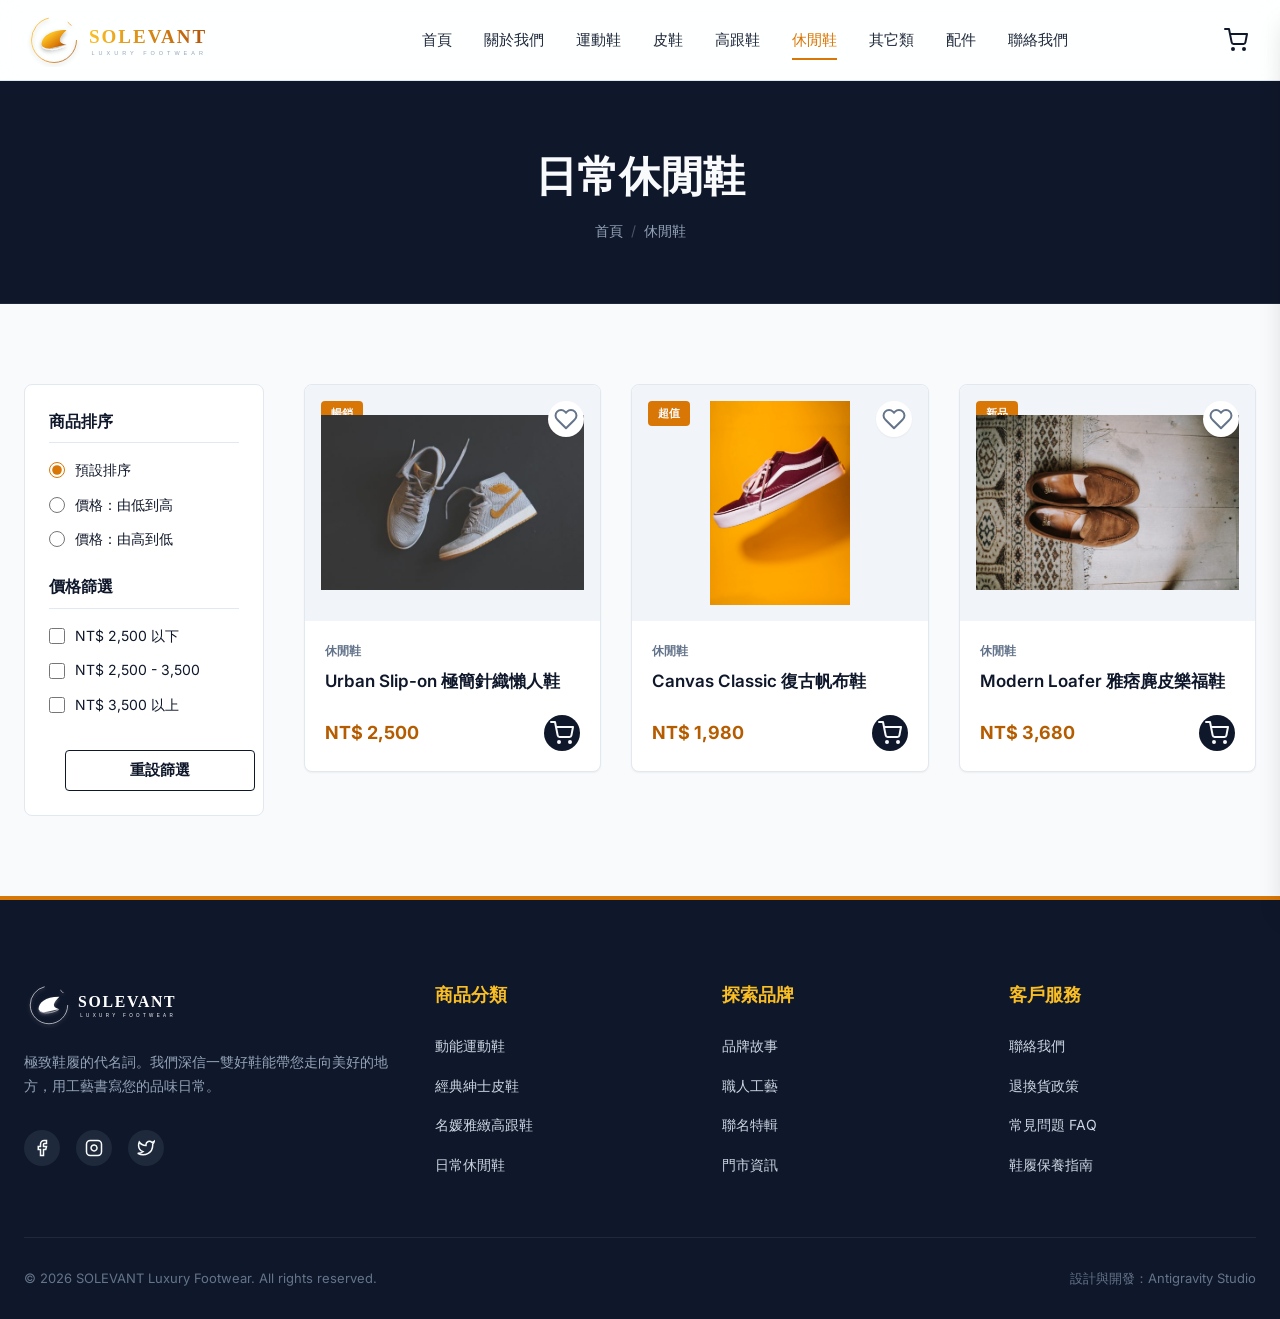
<file: casual.html>
<!DOCTYPE html>
<html lang="zh-Hant">
<head>
  <meta charset="UTF-8">
  <meta name="viewport" content="width=device-width, initial-scale=1.0">
  <title>日常休閒鞋系列 | SOLEVANT</title>
  <meta name="description" content="選購 SOLEVANT 精緻休閒鞋，結合輕量舒適中底與經典極簡鞋面，是您日常行走與週末出遊的最佳伴侶。">
  <link rel="stylesheet" href="css/style.css">
</head>
<body>

  <!-- Header Navigation -->
  <header>
    <div class="container nav-container">
      <a href="index.html" class="logo-link">
        <img src="images/logo.svg" alt="SOLEVANT" class="logo-img">
      </a>
      <nav class="nav-menu">
        <a href="index.html" class="nav-link" id="nav-home">首頁</a>
        <a href="about.html" class="nav-link" id="nav-about">關於我們</a>
        <a href="sneakers.html" class="nav-link" id="nav-sneakers">運動鞋</a>
        <a href="leather.html" class="nav-link" id="nav-leather">皮鞋</a>
        <a href="heels.html" class="nav-link" id="nav-heels">高跟鞋</a>
        <a href="casual.html" class="nav-link active" id="nav-casual">休閒鞋</a>
        <a href="others.html" class="nav-link" id="nav-others">其它類</a>
        <a href="accessories.html" class="nav-link" id="nav-accessories">配件</a>
        <a href="contact.html" class="nav-link" id="nav-contact">聯絡我們</a>
      </nav>
      <div class="nav-actions">
        <button class="icon-btn" id="cart-toggle-btn" aria-label="Shopping Cart">
          <svg class="icon-svg" viewBox="0 0 24 24">
            <circle cx="9" cy="21" r="1"></circle>
            <circle cx="20" cy="21" r="1"></circle>
            <path d="M1 1h4l2.68 13.39a2 2 0 0 0 2 1.61h9.72a2 2 0 0 0 2-1.61L23 6H6"></path>
          </svg>
          <span class="cart-count" id="cart-count-badge" style="display: none;">0</span>
        </button>
      </div>
    </div>
  </header>

  <!-- Page Hero -->
  <section class="page-hero">
    <div class="container">
      <h1 class="page-hero-title">日常休閒鞋</h1>
      <div class="breadcrumbs">
        <a href="index.html">首頁</a>
        <span class="breadcrumb-separator">/</span>
        <span>休閒鞋</span>
      </div>
    </div>
  </section>

  <!-- Shop Section -->
  <section class="section-padding" style="padding-top: 40px;">
    <div class="container">
      <div class="shop-layout">
        
        <!-- Sidebar Filters -->
        <aside class="sidebar-filter">
          <div class="filter-group">
            <h4 class="filter-title">商品排序</h4>
            <div class="filter-list">
              <label class="filter-item">
                <input type="radio" name="sort-products" value="default" checked id="sort-default">
                <span>預設排序</span>
              </label>
              <label class="filter-item">
                <input type="radio" name="sort-products" value="low-high" id="sort-low">
                <span>價格：由低到高</span>
              </label>
              <label class="filter-item">
                <input type="radio" name="sort-products" value="high-low" id="sort-high">
                <span>價格：由高到低</span>
              </label>
            </div>
          </div>
          
          <div class="filter-group">
            <h4 class="filter-title">價格篩選</h4>
            <div class="filter-list">
              <label class="filter-item">
                <input type="checkbox" class="price-filter" value="under-2500" id="filter-under-2500">
                <span>NT$ 2,500 以下</span>
              </label>
              <label class="filter-item">
                <input type="checkbox" class="price-filter" value="2500-3500" id="filter-2500-3500">
                <span>NT$ 2,500 - 3,500</span>
              </label>
              <label class="filter-item">
                <input type="checkbox" class="price-filter" value="above-3500" id="filter-above-3500">
                <span>NT$ 3,500 以上</span>
              </label>
            </div>
          </div>
          
          <div style="padding-top: 10px;">
            <button class="btn btn-outline" id="reset-filters" style="width: 100%; border-color: var(--primary); color: var(--primary); padding: 10px 0;">重設篩選</button>
          </div>
        </aside>
        
        <!-- Products Grid Area -->
        <main>
          <div class="products-grid" id="category-products-grid">
            <!-- Populated dynamically -->
          </div>
        </main>
        
      </div>
    </div>
  </section>

  <!-- Footer -->
  <footer>
    <div class="container">
      <div class="footer-grid">
        <div class="footer-logo-pane">
          <img src="images/logo.svg" class="footer-logo-img" alt="SOLEVANT">
          <p class="footer-desc">極致鞋履的代名詞。我們深信一雙好鞋能帶您走向美好的地方，用工藝書寫您的品味日常。</p>
          <div class="footer-socials">
            <a href="#" class="social-link"><svg viewBox="0 0 24 24"><path d="M18 2h-3a5 5 0 0 0-5 5v3H7v4h3v8h4v-8h3l1-4h-4V7a1 1 0 0 1 1-1h3z"></path></svg></a>
            <a href="#" class="social-link"><svg viewBox="0 0 24 24"><rect x="2" y="2" width="20" height="20" rx="5" ry="5"></rect><path d="M16 11.37A4 4 0 1 1 12.63 8 4 4 0 0 1 16 11.37z"></path><line x1="17.5" y1="6.5" x2="17.51" y2="6.5"></line></svg></a>
            <a href="#" class="social-link"><svg viewBox="0 0 24 24"><path d="M23 3a10.9 10.9 0 0 1-3.14 1.53 4.48 4.48 0 0 0-7.86 3v1A10.66 10.66 0 0 1 3 4s-4 9 5 13a11.64 11.64 0 0 1-7 2c9 5 20 0 20-11.5a4.5 4.5 0 0 0-.08-.83A7.72 7.72 0 0 0 23 3z"></path></svg></a>
          </div>
        </div>
        <div>
          <h4 class="footer-column-title">商品分類</h4>
          <ul class="footer-links">
            <li><a href="sneakers.html" class="footer-link">動能運動鞋</a></li>
            <li><a href="leather.html" class="footer-link">經典紳士皮鞋</a></li>
            <li><a href="heels.html" class="footer-link">名媛雅緻高跟鞋</a></li>
            <li><a href="casual.html" class="footer-link">日常休閒鞋</a></li>
          </ul>
        </div>
        <div>
          <h4 class="footer-column-title">探索品牌</h4>
          <ul class="footer-links">
            <li><a href="about.html" class="footer-link">品牌故事</a></li>
            <li><a href="#" class="footer-link">職人工藝</a></li>
            <li><a href="#" class="footer-link">聯名特輯</a></li>
            <li><a href="contact.html" class="footer-link">門市資訊</a></li>
          </ul>
        </div>
        <div>
          <h4 class="footer-column-title">客戶服務</h4>
          <ul class="footer-links">
            <li><a href="contact.html" class="footer-link">聯絡我們</a></li>
            <li><a href="#" class="footer-link">退換貨政策</a></li>
            <li><a href="#" class="footer-link">常見問題 FAQ</a></li>
            <li><a href="#" class="footer-link">鞋履保養指南</a></li>
          </ul>
        </div>
      </div>
      <div class="footer-bottom">
        <p>&copy; 2026 SOLEVANT Luxury Footwear. All rights reserved.</p>
        <p>設計與開發：Antigravity Studio</p>
      </div>
    </div>
  </footer>

  <!-- Scripts -->
  <script src="js/products-data.js"></script>
  <script src="js/cart.js"></script>
  <script>
    const CATEGORY = 'casual';
    
    document.addEventListener('DOMContentLoaded', () => {
      renderProducts();
      
      // Hook up sorting and filtering change events
      document.querySelectorAll('input[name="sort-products"]').forEach(radio => {
        radio.addEventListener('change', renderProducts);
      });
      
      document.querySelectorAll('.price-filter').forEach(checkbox => {
        checkbox.addEventListener('change', renderProducts);
      });
      
      const resetBtn = document.getElementById('reset-filters');
      if (resetBtn) {
        resetBtn.addEventListener('click', () => {
          document.getElementById('sort-default').checked = true;
          document.querySelectorAll('.price-filter').forEach(cb => cb.checked = false);
          renderProducts();
        });
      }
    });
    
    function renderProducts() {
      const grid = document.getElementById('category-products-grid');
      if (!grid || typeof productsData === 'undefined') return;
      
      // Get all products of this category
      let items = Object.values(productsData).filter(p => p.category === CATEGORY);
      
      // Apply price filter
      const activePriceFilters = Array.from(document.querySelectorAll('.price-filter:checked')).map(cb => cb.value);
      if (activePriceFilters.length > 0) {
        items = items.filter(p => {
          return activePriceFilters.some(filterVal => {
            if (filterVal === 'under-2500') return p.price < 2500;
            if (filterVal === '2500-3500') return p.price >= 2500 && p.price <= 3500;
            if (filterVal === 'above-3500') return p.price > 3500;
            return true;
          });
        });
      }
      
      // Apply sorting
      const activeSort = document.querySelector('input[name="sort-products"]:checked').value;
      if (activeSort === 'low-high') {
        items.sort((a, b) => a.price - b.price);
      } else if (activeSort === 'high-low') {
        items.sort((a, b) => b.price - a.price);
      }
      
      if (items.length === 0) {
        grid.innerHTML = `
          <div style="grid-column: 1 / -1; text-align: center; padding: 60px 0; color: var(--text-muted);">
            <p style="font-size: 16px;">無符合篩選條件的商品。</p>
          </div>
        `;
        return;
      }
      
      grid.innerHTML = items.map(p => `
        <div class="product-card">
          <div class="product-image-wrapper">
            <span class="product-badge sale">${p.badge}</span>
            <a href="product.html?id=${p.id}">
              <img class="product-img" src="${p.image}" alt="${p.name}">
            </a>
            <button class="product-wishlist" aria-label="Add to wishlist" onclick="alert('已加入願望清單！')">
              <svg class="icon-svg" viewBox="0 0 24 24"><path d="M20.84 4.61a5.5 5.5 0 0 0-7.78 0L12 5.67l-1.06-1.06a5.5 5.5 0 0 0-7.78 7.78l1.06 1.06L12 21.23l7.78-7.78 1.06-1.06a5.5 5.5 0 0 0 0-7.78z"></path></svg>
            </button>
          </div>
          <div class="product-info">
            <div class="product-cat">${p.categoryName}</div>
            <a href="product.html?id=${p.id}" class="product-name">${p.name}</a>
            <div class="product-price-row">
              <span class="product-price">NT$ ${p.price.toLocaleString()}</span>
              <button class="icon-btn" onclick="addToCart('${p.id}', '8.5', 1)" aria-label="Add to cart">
                <svg class="icon-svg" viewBox="0 0 24 24"><circle cx="9" cy="21" r="1"></circle><circle cx="20" cy="21" r="1"></circle><path d="M1 1h4l2.68 13.39a2 2 0 0 0 2 1.61h9.72a2 2 0 0 0 2-1.61L23 6H6"></path></svg>
              </button>
            </div>
          </div>
        </div>
      `).join('');
    }
  </script>
</body>
</html>
</file>
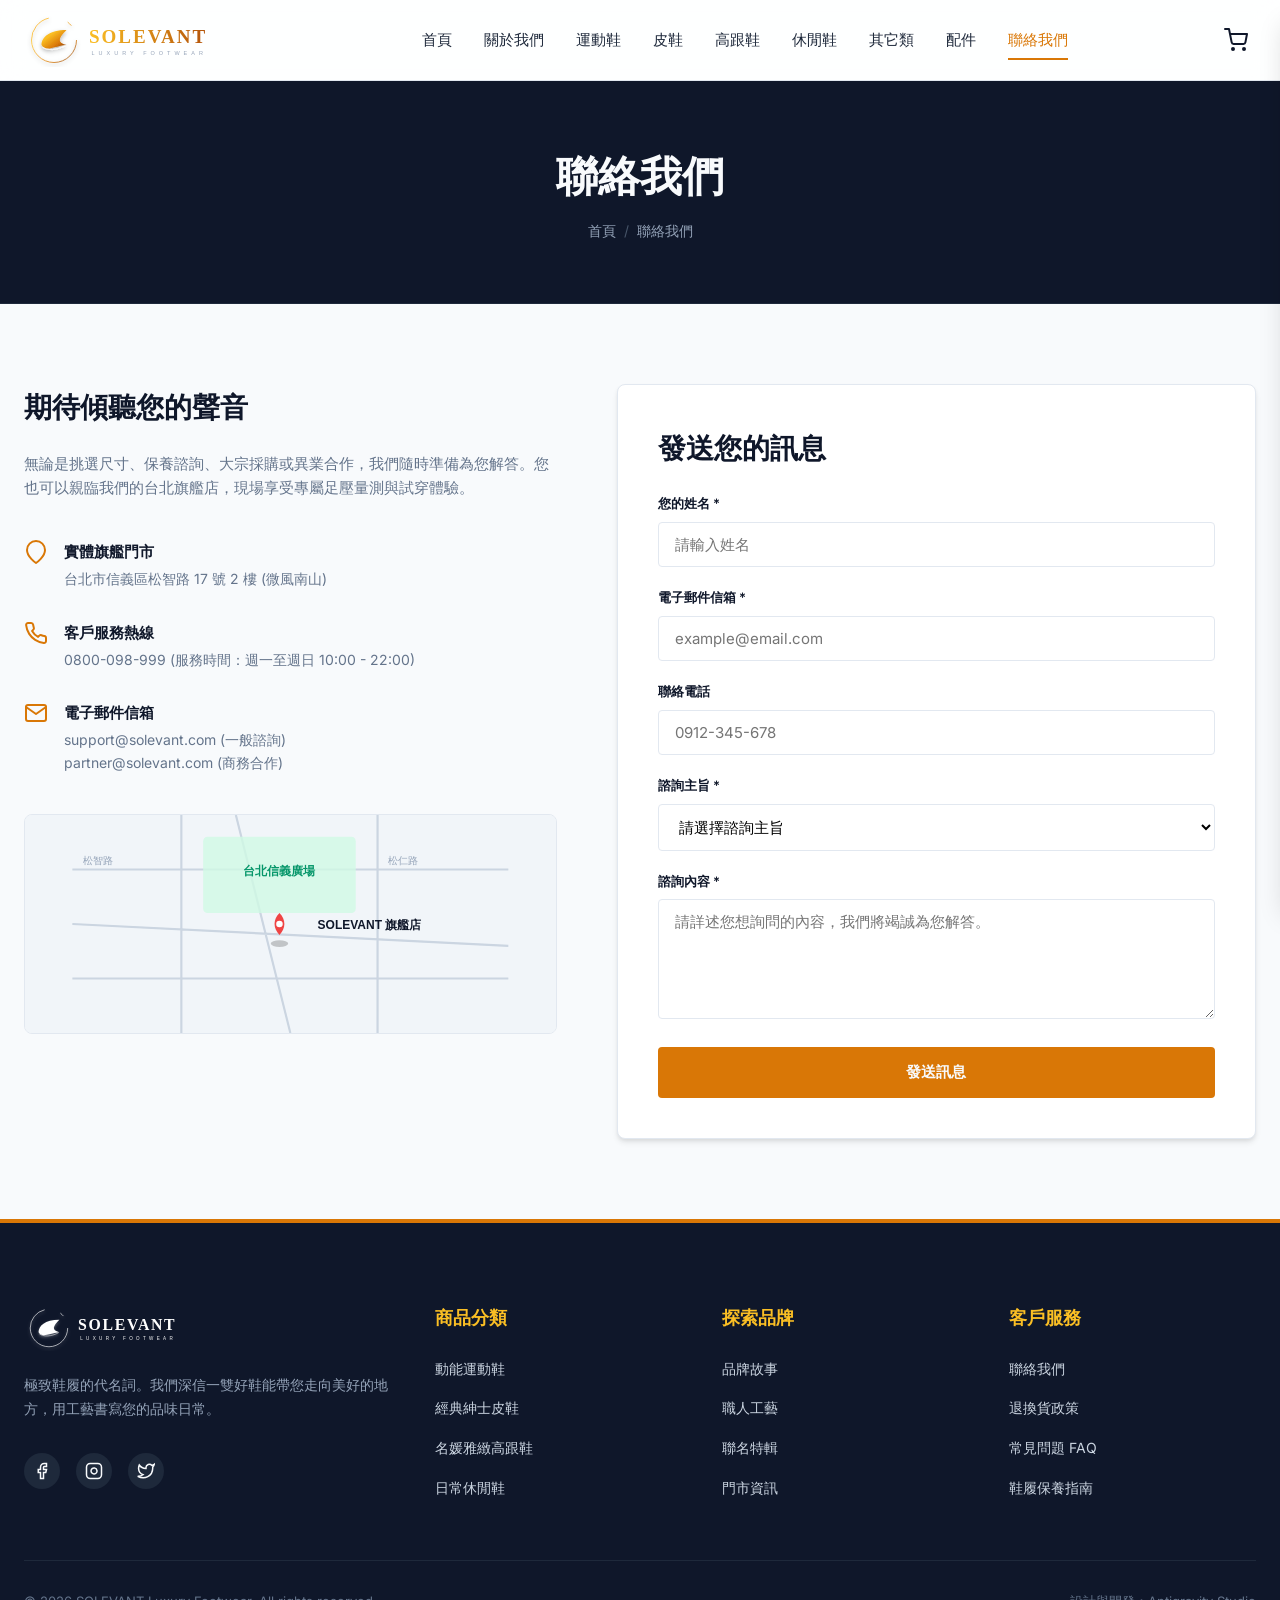
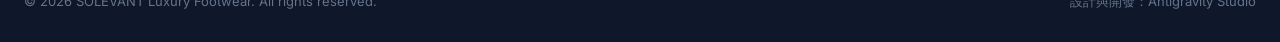
<file: contact.html>
<!DOCTYPE html>
<html lang="zh-Hant">
<head>
  <meta charset="UTF-8">
  <meta name="viewport" content="width=device-width, initial-scale=1.0">
  <title>聯絡我們 | SOLEVANT</title>
  <meta name="description" content="有任何關於尺寸、訂單、保養或合作的問題嗎？歡迎透過表單聯絡 SOLEVANT 客服團隊，我們將於 24 小時內為您服務。">
  <link rel="stylesheet" href="css/style.css">
</head>
<body>

  <!-- Header Navigation -->
  <header>
    <div class="container nav-container">
      <a href="index.html" class="logo-link">
        <img src="images/logo.svg" alt="SOLEVANT" class="logo-img">
      </a>
      <nav class="nav-menu">
        <a href="index.html" class="nav-link" id="nav-home">首頁</a>
        <a href="about.html" class="nav-link" id="nav-about">關於我們</a>
        <a href="sneakers.html" class="nav-link" id="nav-sneakers">運動鞋</a>
        <a href="leather.html" class="nav-link" id="nav-leather">皮鞋</a>
        <a href="heels.html" class="nav-link" id="nav-heels">高跟鞋</a>
        <a href="casual.html" class="nav-link" id="nav-casual">休閒鞋</a>
        <a href="others.html" class="nav-link" id="nav-others">其它類</a>
        <a href="accessories.html" class="nav-link" id="nav-accessories">配件</a>
        <a href="contact.html" class="nav-link active" id="nav-contact">聯絡我們</a>
      </nav>
      <div class="nav-actions">
        <button class="icon-btn" id="cart-toggle-btn" aria-label="Shopping Cart">
          <svg class="icon-svg" viewBox="0 0 24 24">
            <circle cx="9" cy="21" r="1"></circle>
            <circle cx="20" cy="21" r="1"></circle>
            <path d="M1 1h4l2.68 13.39a2 2 0 0 0 2 1.61h9.72a2 2 0 0 0 2-1.61L23 6H6"></path>
          </svg>
          <span class="cart-count" id="cart-count-badge" style="display: none;">0</span>
        </button>
      </div>
    </div>
  </header>

  <!-- Page Hero -->
  <section class="page-hero">
    <div class="container">
      <h1 class="page-hero-title">聯絡我們</h1>
      <div class="breadcrumbs">
        <a href="index.html">首頁</a>
        <span class="breadcrumb-separator">/</span>
        <span>聯絡我們</span>
      </div>
    </div>
  </section>

  <!-- Contact Section -->
  <section class="section-padding">
    <div class="container">
      <div class="contact-layout">
        
        <!-- Contact Info Pane -->
        <div class="contact-info-pane">
          <h3>期待傾聽您的聲音</h3>
          <p style="color: var(--text-muted); margin-bottom: 40px; font-size: 15px;">無論是挑選尺寸、保養諮詢、大宗採購或異業合作，我們隨時準備為您解答。您也可以親臨我們的台北旗艦店，現場享受專屬足壓量測與試穿體驗。</p>
          
          <div class="contact-details">
            <div class="contact-item">
              <div class="contact-icon">
                <svg class="icon-svg" viewBox="0 0 24 24"><path d="M21 10c0 7-9 13-9 13s-9-6-9-13a9 9 0 0 1 18 0z"></circle><circle cx="12" cy="10" r="3"></svg>
              </div>
              <div>
                <h4 class="contact-item-title">實體旗艦門市</h4>
                <p class="contact-item-desc">台北市信義區松智路 17 號 2 樓 (微風南山)</p>
              </div>
            </div>
            
            <div class="contact-item">
              <div class="contact-icon">
                <svg class="icon-svg" viewBox="0 0 24 24"><path d="M22 16.92v3a2 2 0 0 1-2.18 2 19.79 19.79 0 0 1-8.63-3.07 19.5 19.5 0 0 1-6-6 19.79 19.79 0 0 1-3.07-8.67A2 2 0 0 1 4.11 2h3a2 2 0 0 1 2 1.72 12.84 12.84 0 0 0 .7 2.81 2 2 0 0 1-.45 2.11L8.09 9.91a16 16 0 0 0 6 6l1.27-1.27a2 2 0 0 1 2.11-.45 12.84 12.84 0 0 0 2.81.7A2 2 0 0 1 22 16.92z"></path></svg>
              </div>
              <div>
                <h4 class="contact-item-title">客戶服務熱線</h4>
                <p class="contact-item-desc">0800-098-999 (服務時間：週一至週日 10:00 - 22:00)</p>
              </div>
            </div>
            
            <div class="contact-item">
              <div class="contact-icon">
                <svg class="icon-svg" viewBox="0 0 24 24"><path d="M4 4h16c1.1 0 2 .9 2 2v12c0 1.1-.9 2-2 2H4c-1.1 0-2-.9-2-2V6c0-1.1.9-2 2-2z"></path><polyline points="22,6 12,13 2,6"></polyline></svg>
              </div>
              <div>
                <h4 class="contact-item-title">電子郵件信箱</h4>
                <p class="contact-item-desc">support@solevant.com (一般諮詢)<br>partner@solevant.com (商務合作)</p>
              </div>
            </div>
          </div>
          
          <!-- Embedded Map Placeholder styled beautifully -->
          <div style="width: 100%; height: 220px; border-radius: 8px; overflow: hidden; border: 1px solid var(--border-color); position: relative;">
            <!-- Map Vector Representation -->
            <svg viewBox="0 0 400 200" width="100%" height="100%" style="background-color: #f1f5f9;">
              <path d="M 0 50 H 400 M 0 150 H 400 M 100 0 V 200 M 280 0 V 200 M 0 100 L 400 120 M 150 0 L 200 200" fill="none" stroke="#cbd5e1" stroke-width="2"/>
              <!-- Green Park -->
              <rect x="120" y="20" width="140" height="70" fill="#d1fae5" rx="4" opacity="0.8"/>
              <text x="190" y="55" font-family="sans-serif" font-size="11" fill="#059669" text-anchor="middle" font-weight="bold">台北信義廣場</text>
              <!-- Roads names -->
              <text x="10" y="45" font-family="sans-serif" font-size="9" fill="#94a3b8">松智路</text>
              <text x="290" y="45" font-family="sans-serif" font-size="9" fill="#94a3b8">松仁路</text>
              <!-- Pin -->
              <g transform="translate(190, 110)">
                <ellipse cx="0" cy="8" rx="8" ry="3" fill="#000000" opacity="0.2"/>
                <path d="M 0 0 C -6 -6, -6 -14, 0 -20 C 6 -14, 6 -6, 0 0" fill="#ef4444"/>
                <circle cx="0" cy="-10" r="3" fill="#ffffff"/>
              </g>
              <text x="225" y="105" font-family="sans-serif" font-size="11" fill="#0f172a" font-weight="bold">SOLEVANT 旗艦店</text>
            </svg>
          </div>
        </div>
        
        <!-- Contact Form Pane -->
        <div class="contact-form-pane">
          <h3>發送您的訊息</h3>
          <form id="contact-form">
            <div class="form-group">
              <label class="form-label" for="form-name">您的姓名 *</label>
              <input type="text" id="form-name" class="form-control" placeholder="請輸入姓名" required>
            </div>
            
            <div class="form-group">
              <label class="form-label" for="form-email">電子郵件信箱 *</label>
              <input type="email" id="form-email" class="form-control" placeholder="example@email.com" required>
            </div>
            
            <div class="form-group">
              <label class="form-label" for="form-phone">聯絡電話</label>
              <input type="tel" id="form-phone" class="form-control" placeholder="0912-345-678">
            </div>
            
            <div class="form-group">
              <label class="form-label" for="form-subject">諮詢主旨 *</label>
              <select id="form-subject" class="form-control" required style="background: white;">
                <option value="" disabled selected>請選擇諮詢主旨</option>
                <option value="size">鞋款尺寸與試穿詢問</option>
                <option value="order">訂單與退換貨事宜</option>
                <option value="care">鞋面皮革保養技巧</option>
                <option value="partner">商務異業合作</option>
                <option value="other">其它諮詢事項</option>
              </select>
            </div>
            
            <div class="form-group">
              <label class="form-label" for="form-message">諮詢內容 *</label>
              <textarea id="form-message" class="form-control" placeholder="請詳述您想詢問的內容，我們將竭誠為您解答。" required></textarea>
            </div>
            
            <button type="submit" class="btn btn-primary" style="width: 100%;" id="submit-btn">
              <span>發送訊息</span>
            </button>
          </form>
        </div>
      </div>
    </div>
  </section>

  <!-- Contact Success Modal -->
  <div class="modal" id="contact-success-modal">
    <div class="modal-overlay" id="contact-modal-close-overlay"></div>
    <div class="modal-container">
      <div class="modal-icon" style="background-color: #d1fae5; color: #059669;">
        <svg class="icon-svg" viewBox="0 0 24 24" style="width: 36px; height: 36px;"><polyline points="20 6 9 17 4 12"></polyline></svg>
      </div>
      <h3 class="modal-title">訊息已成功發送！</h3>
      <p class="modal-desc">感謝您的來信，我們已將您的諮詢登記至客服系統。專員將於 24 小時內（工作天）儘速與您聯繫，請密切注意您的電子信箱。</p>
      <button class="btn btn-primary" id="contact-modal-confirm-btn" style="width: 100%;">回到首頁</button>
    </div>
  </div>

  <!-- Footer -->
  <footer>
    <div class="container">
      <div class="footer-grid">
        <div class="footer-logo-pane">
          <img src="images/logo.svg" class="footer-logo-img" alt="SOLEVANT">
          <p class="footer-desc">極致鞋履的代名詞。我們深信一雙好鞋能帶您走向美好的地方，用工藝書寫您的品味日常。</p>
          <div class="footer-socials">
            <a href="#" class="social-link"><svg viewBox="0 0 24 24"><path d="M18 2h-3a5 5 0 0 0-5 5v3H7v4h3v8h4v-8h3l1-4h-4V7a1 1 0 0 1 1-1h3z"></path></svg></a>
            <a href="#" class="social-link"><svg viewBox="0 0 24 24"><rect x="2" y="2" width="20" height="20" rx="5" ry="5"></rect><path d="M16 11.37A4 4 0 1 1 12.63 8 4 4 0 0 1 16 11.37z"></path><line x1="17.5" y1="6.5" x2="17.51" y2="6.5"></line></svg></a>
            <a href="#" class="social-link"><svg viewBox="0 0 24 24"><path d="M23 3a10.9 10.9 0 0 1-3.14 1.53 4.48 4.48 0 0 0-7.86 3v1A10.66 10.66 0 0 1 3 4s-4 9 5 13a11.64 11.64 0 0 1-7 2c9 5 20 0 20-11.5a4.5 4.5 0 0 0-.08-.83A7.72 7.72 0 0 0 23 3z"></path></svg></a>
          </div>
        </div>
        <div>
          <h4 class="footer-column-title">商品分類</h4>
          <ul class="footer-links">
            <li><a href="sneakers.html" class="footer-link">動能運動鞋</a></li>
            <li><a href="leather.html" class="footer-link">經典紳士皮鞋</a></li>
            <li><a href="heels.html" class="footer-link">名媛雅緻高跟鞋</a></li>
            <li><a href="casual.html" class="footer-link">日常休閒鞋</a></li>
          </ul>
        </div>
        <div>
          <h4 class="footer-column-title">探索品牌</h4>
          <ul class="footer-links">
            <li><a href="about.html" class="footer-link">品牌故事</a></li>
            <li><a href="#" class="footer-link">職人工藝</a></li>
            <li><a href="#" class="footer-link">聯名特輯</a></li>
            <li><a href="contact.html" class="footer-link">門市資訊</a></li>
          </ul>
        </div>
        <div>
          <h4 class="footer-column-title">客戶服務</h4>
          <ul class="footer-links">
            <li><a href="contact.html" class="footer-link">聯絡我們</a></li>
            <li><a href="#" class="footer-link">退換貨政策</a></li>
            <li><a href="#" class="footer-link">常見問題 FAQ</a></li>
            <li><a href="#" class="footer-link">鞋履保養指南</a></li>
          </ul>
        </div>
      </div>
      <div class="footer-bottom">
        <p>&copy; 2026 SOLEVANT Luxury Footwear. All rights reserved.</p>
        <p>設計與開發：Antigravity Studio</p>
      </div>
    </div>
  </footer>

  <!-- Scripts -->
  <script src="js/products-data.js"></script>
  <script src="js/cart.js"></script>
  <script>
    document.addEventListener('DOMContentLoaded', () => {
      const contactForm = document.getElementById('contact-form');
      const submitBtn = document.getElementById('submit-btn');
      const successModal = document.getElementById('contact-success-modal');
      const closeOverlay = document.getElementById('contact-modal-close-overlay');
      const confirmBtn = document.getElementById('contact-modal-confirm-btn');
      
      if (contactForm) {
        contactForm.addEventListener('submit', (e) => {
          e.preventDefault();
          
          // Disable button and show loading state
          submitBtn.disabled = true;
          const originalText = submitBtn.innerHTML;
          submitBtn.innerHTML = '<span>發送中...</span>';
          
          // Simulate network delay
          setTimeout(() => {
            submitBtn.disabled = false;
            submitBtn.innerHTML = originalText;
            
            // Show modal
            if (successModal) successModal.classList.add('open');
            contactForm.reset();
          }, 1200);
        });
      }
      
      const closeModal = () => {
        if (successModal) successModal.classList.remove('open');
        window.location.href = 'index.html';
      };
      
      if (closeOverlay) closeOverlay.addEventListener('click', closeModal);
      if (confirmBtn) confirmBtn.addEventListener('click', closeModal);
    });
  </script>
</body>
</html>
</file>
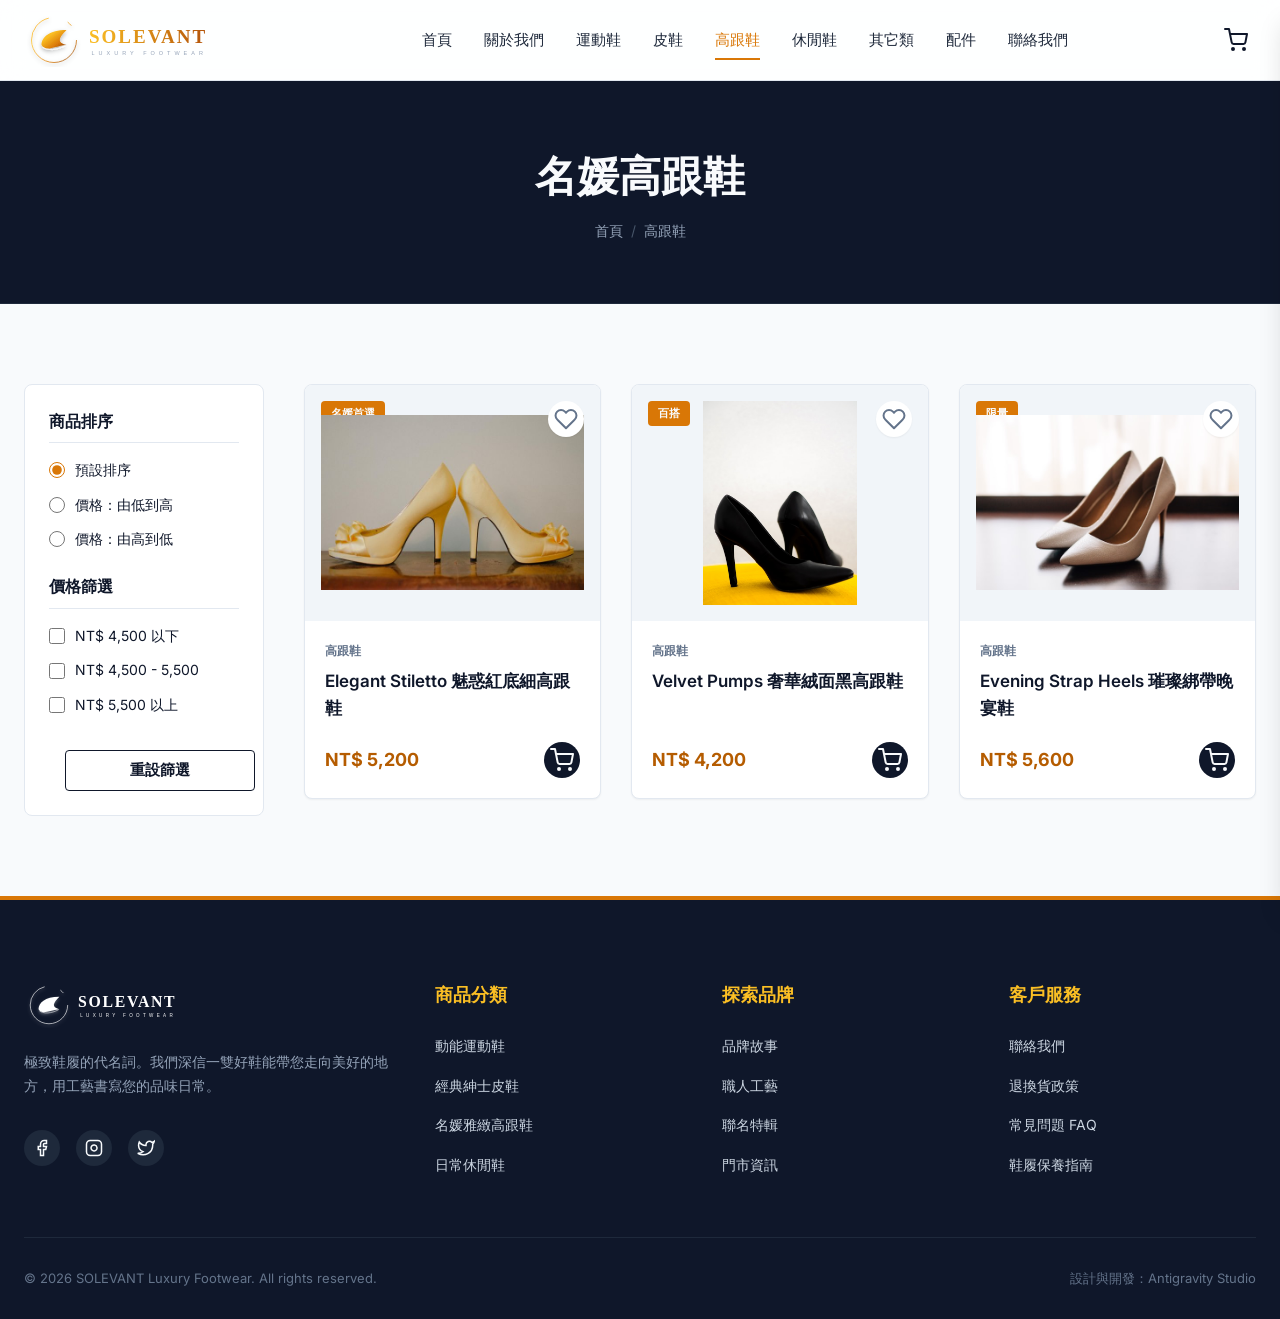
<file: heels.html>
<!DOCTYPE html>
<html lang="zh-Hant">
<head>
  <meta charset="UTF-8">
  <meta name="viewport" content="width=device-width, initial-scale=1.0">
  <title>名媛高跟鞋系列 | SOLEVANT</title>
  <meta name="description" content="選購 SOLEVANT 名媛雅緻高跟鞋，精細高跟剪裁，柔軟舒壓鞋底，不論宴會還是日常穿著，均展現您最動人的名媛儀態。">
  <link rel="stylesheet" href="css/style.css">
</head>
<body>

  <!-- Header Navigation -->
  <header>
    <div class="container nav-container">
      <a href="index.html" class="logo-link">
        <img src="images/logo.svg" alt="SOLEVANT" class="logo-img">
      </a>
      <nav class="nav-menu">
        <a href="index.html" class="nav-link" id="nav-home">首頁</a>
        <a href="about.html" class="nav-link" id="nav-about">關於我們</a>
        <a href="sneakers.html" class="nav-link" id="nav-sneakers">運動鞋</a>
        <a href="leather.html" class="nav-link" id="nav-leather">皮鞋</a>
        <a href="heels.html" class="nav-link active" id="nav-heels">高跟鞋</a>
        <a href="casual.html" class="nav-link" id="nav-casual">休閒鞋</a>
        <a href="others.html" class="nav-link" id="nav-others">其它類</a>
        <a href="accessories.html" class="nav-link" id="nav-accessories">配件</a>
        <a href="contact.html" class="nav-link" id="nav-contact">聯絡我們</a>
      </nav>
      <div class="nav-actions">
        <button class="icon-btn" id="cart-toggle-btn" aria-label="Shopping Cart">
          <svg class="icon-svg" viewBox="0 0 24 24">
            <circle cx="9" cy="21" r="1"></circle>
            <circle cx="20" cy="21" r="1"></circle>
            <path d="M1 1h4l2.68 13.39a2 2 0 0 0 2 1.61h9.72a2 2 0 0 0 2-1.61L23 6H6"></path>
          </svg>
          <span class="cart-count" id="cart-count-badge" style="display: none;">0</span>
        </button>
      </div>
    </div>
  </header>

  <!-- Page Hero -->
  <section class="page-hero">
    <div class="container">
      <h1 class="page-hero-title">名媛高跟鞋</h1>
      <div class="breadcrumbs">
        <a href="index.html">首頁</a>
        <span class="breadcrumb-separator">/</span>
        <span>高跟鞋</span>
      </div>
    </div>
  </section>

  <!-- Shop Section -->
  <section class="section-padding" style="padding-top: 40px;">
    <div class="container">
      <div class="shop-layout">
        
        <!-- Sidebar Filters -->
        <aside class="sidebar-filter">
          <div class="filter-group">
            <h4 class="filter-title">商品排序</h4>
            <div class="filter-list">
              <label class="filter-item">
                <input type="radio" name="sort-products" value="default" checked id="sort-default">
                <span>預設排序</span>
              </label>
              <label class="filter-item">
                <input type="radio" name="sort-products" value="low-high" id="sort-low">
                <span>價格：由低到高</span>
              </label>
              <label class="filter-item">
                <input type="radio" name="sort-products" value="high-low" id="sort-high">
                <span>價格：由高到低</span>
              </label>
            </div>
          </div>
          
          <div class="filter-group">
            <h4 class="filter-title">價格篩選</h4>
            <div class="filter-list">
              <label class="filter-item">
                <input type="checkbox" class="price-filter" value="under-4500" id="filter-under-4500">
                <span>NT$ 4,500 以下</span>
              </label>
              <label class="filter-item">
                <input type="checkbox" class="price-filter" value="4500-5500" id="filter-4500-5500">
                <span>NT$ 4,500 - 5,500</span>
              </label>
              <label class="filter-item">
                <input type="checkbox" class="price-filter" value="above-5500" id="filter-above-5500">
                <span>NT$ 5,500 以上</span>
              </label>
            </div>
          </div>
          
          <div style="padding-top: 10px;">
            <button class="btn btn-outline" id="reset-filters" style="width: 100%; border-color: var(--primary); color: var(--primary); padding: 10px 0;">重設篩選</button>
          </div>
        </aside>
        
        <!-- Products Grid Area -->
        <main>
          <div class="products-grid" id="category-products-grid">
            <!-- Populated dynamically -->
          </div>
        </main>
        
      </div>
    </div>
  </section>

  <!-- Footer -->
  <footer>
    <div class="container">
      <div class="footer-grid">
        <div class="footer-logo-pane">
          <img src="images/logo.svg" class="footer-logo-img" alt="SOLEVANT">
          <p class="footer-desc">極致鞋履的代名詞。我們深信一雙好鞋能帶您走向美好的地方，用工藝書寫您的品味日常。</p>
          <div class="footer-socials">
            <a href="#" class="social-link"><svg viewBox="0 0 24 24"><path d="M18 2h-3a5 5 0 0 0-5 5v3H7v4h3v8h4v-8h3l1-4h-4V7a1 1 0 0 1 1-1h3z"></path></svg></a>
            <a href="#" class="social-link"><svg viewBox="0 0 24 24"><rect x="2" y="2" width="20" height="20" rx="5" ry="5"></rect><path d="M16 11.37A4 4 0 1 1 12.63 8 4 4 0 0 1 16 11.37z"></path><line x1="17.5" y1="6.5" x2="17.51" y2="6.5"></line></svg></a>
            <a href="#" class="social-link"><svg viewBox="0 0 24 24"><path d="M23 3a10.9 10.9 0 0 1-3.14 1.53 4.48 4.48 0 0 0-7.86 3v1A10.66 10.66 0 0 1 3 4s-4 9 5 13a11.64 11.64 0 0 1-7 2c9 5 20 0 20-11.5a4.5 4.5 0 0 0-.08-.83A7.72 7.72 0 0 0 23 3z"></path></svg></a>
          </div>
        </div>
        <div>
          <h4 class="footer-column-title">商品分類</h4>
          <ul class="footer-links">
            <li><a href="sneakers.html" class="footer-link">動能運動鞋</a></li>
            <li><a href="leather.html" class="footer-link">經典紳士皮鞋</a></li>
            <li><a href="heels.html" class="footer-link">名媛雅緻高跟鞋</a></li>
            <li><a href="casual.html" class="footer-link">日常休閒鞋</a></li>
          </ul>
        </div>
        <div>
          <h4 class="footer-column-title">探索品牌</h4>
          <ul class="footer-links">
            <li><a href="about.html" class="footer-link">品牌故事</a></li>
            <li><a href="#" class="footer-link">職人工藝</a></li>
            <li><a href="#" class="footer-link">聯名特輯</a></li>
            <li><a href="contact.html" class="footer-link">門市資訊</a></li>
          </ul>
        </div>
        <div>
          <h4 class="footer-column-title">客戶服務</h4>
          <ul class="footer-links">
            <li><a href="contact.html" class="footer-link">聯絡我們</a></li>
            <li><a href="#" class="footer-link">退換貨政策</a></li>
            <li><a href="#" class="footer-link">常見問題 FAQ</a></li>
            <li><a href="#" class="footer-link">鞋履保養指南</a></li>
          </ul>
        </div>
      </div>
      <div class="footer-bottom">
        <p>&copy; 2026 SOLEVANT Luxury Footwear. All rights reserved.</p>
        <p>設計與開發：Antigravity Studio</p>
      </div>
    </div>
  </footer>

  <!-- Scripts -->
  <script src="js/products-data.js"></script>
  <script src="js/cart.js"></script>
  <script>
    const CATEGORY = 'heels';
    
    document.addEventListener('DOMContentLoaded', () => {
      renderProducts();
      
      // Hook up sorting and filtering change events
      document.querySelectorAll('input[name="sort-products"]').forEach(radio => {
        radio.addEventListener('change', renderProducts);
      });
      
      document.querySelectorAll('.price-filter').forEach(checkbox => {
        checkbox.addEventListener('change', renderProducts);
      });
      
      const resetBtn = document.getElementById('reset-filters');
      if (resetBtn) {
        resetBtn.addEventListener('click', () => {
          document.getElementById('sort-default').checked = true;
          document.querySelectorAll('.price-filter').forEach(cb => cb.checked = false);
          renderProducts();
        });
      }
    });
    
    function renderProducts() {
      const grid = document.getElementById('category-products-grid');
      if (!grid || typeof productsData === 'undefined') return;
      
      // Get all products of this category
      let items = Object.values(productsData).filter(p => p.category === CATEGORY);
      
      // Apply price filter
      const activePriceFilters = Array.from(document.querySelectorAll('.price-filter:checked')).map(cb => cb.value);
      if (activePriceFilters.length > 0) {
        items = items.filter(p => {
          return activePriceFilters.some(filterVal => {
            if (filterVal === 'under-4500') return p.price < 4500;
            if (filterVal === '4500-5500') return p.price >= 4500 && p.price <= 5500;
            if (filterVal === 'above-5500') return p.price > 5500;
            return true;
          });
        });
      }
      
      // Apply sorting
      const activeSort = document.querySelector('input[name="sort-products"]:checked').value;
      if (activeSort === 'low-high') {
        items.sort((a, b) => a.price - b.price);
      } else if (activeSort === 'high-low') {
        items.sort((a, b) => b.price - a.price);
      }
      
      if (items.length === 0) {
        grid.innerHTML = `
          <div style="grid-column: 1 / -1; text-align: center; padding: 60px 0; color: var(--text-muted);">
            <p style="font-size: 16px;">無符合篩選條件的商品。</p>
          </div>
        `;
        return;
      }
      
      grid.innerHTML = items.map(p => `
        <div class="product-card">
          <div class="product-image-wrapper">
            <span class="product-badge sale">${p.badge}</span>
            <a href="product.html?id=${p.id}">
              <img class="product-img" src="${p.image}" alt="${p.name}">
            </a>
            <button class="product-wishlist" aria-label="Add to wishlist" onclick="alert('已加入願望清單！')">
              <svg class="icon-svg" viewBox="0 0 24 24"><path d="M20.84 4.61a5.5 5.5 0 0 0-7.78 0L12 5.67l-1.06-1.06a5.5 5.5 0 0 0-7.78 7.78l1.06 1.06L12 21.23l7.78-7.78 1.06-1.06a5.5 5.5 0 0 0 0-7.78z"></path></svg>
            </button>
          </div>
          <div class="product-info">
            <div class="product-cat">${p.categoryName}</div>
            <a href="product.html?id=${p.id}" class="product-name">${p.name}</a>
            <div class="product-price-row">
              <span class="product-price">NT$ ${p.price.toLocaleString()}</span>
              <button class="icon-btn" onclick="addToCart('${p.id}', '37', 1)" aria-label="Add to cart">
                <svg class="icon-svg" viewBox="0 0 24 24"><circle cx="9" cy="21" r="1"></circle><circle cx="20" cy="21" r="1"></circle><path d="M1 1h4l2.68 13.39a2 2 0 0 0 2 1.61h9.72a2 2 0 0 0 2-1.61L23 6H6"></path></svg>
              </button>
            </div>
          </div>
        </div>
      `).join('');
    }
  </script>
</body>
</html>
</file>
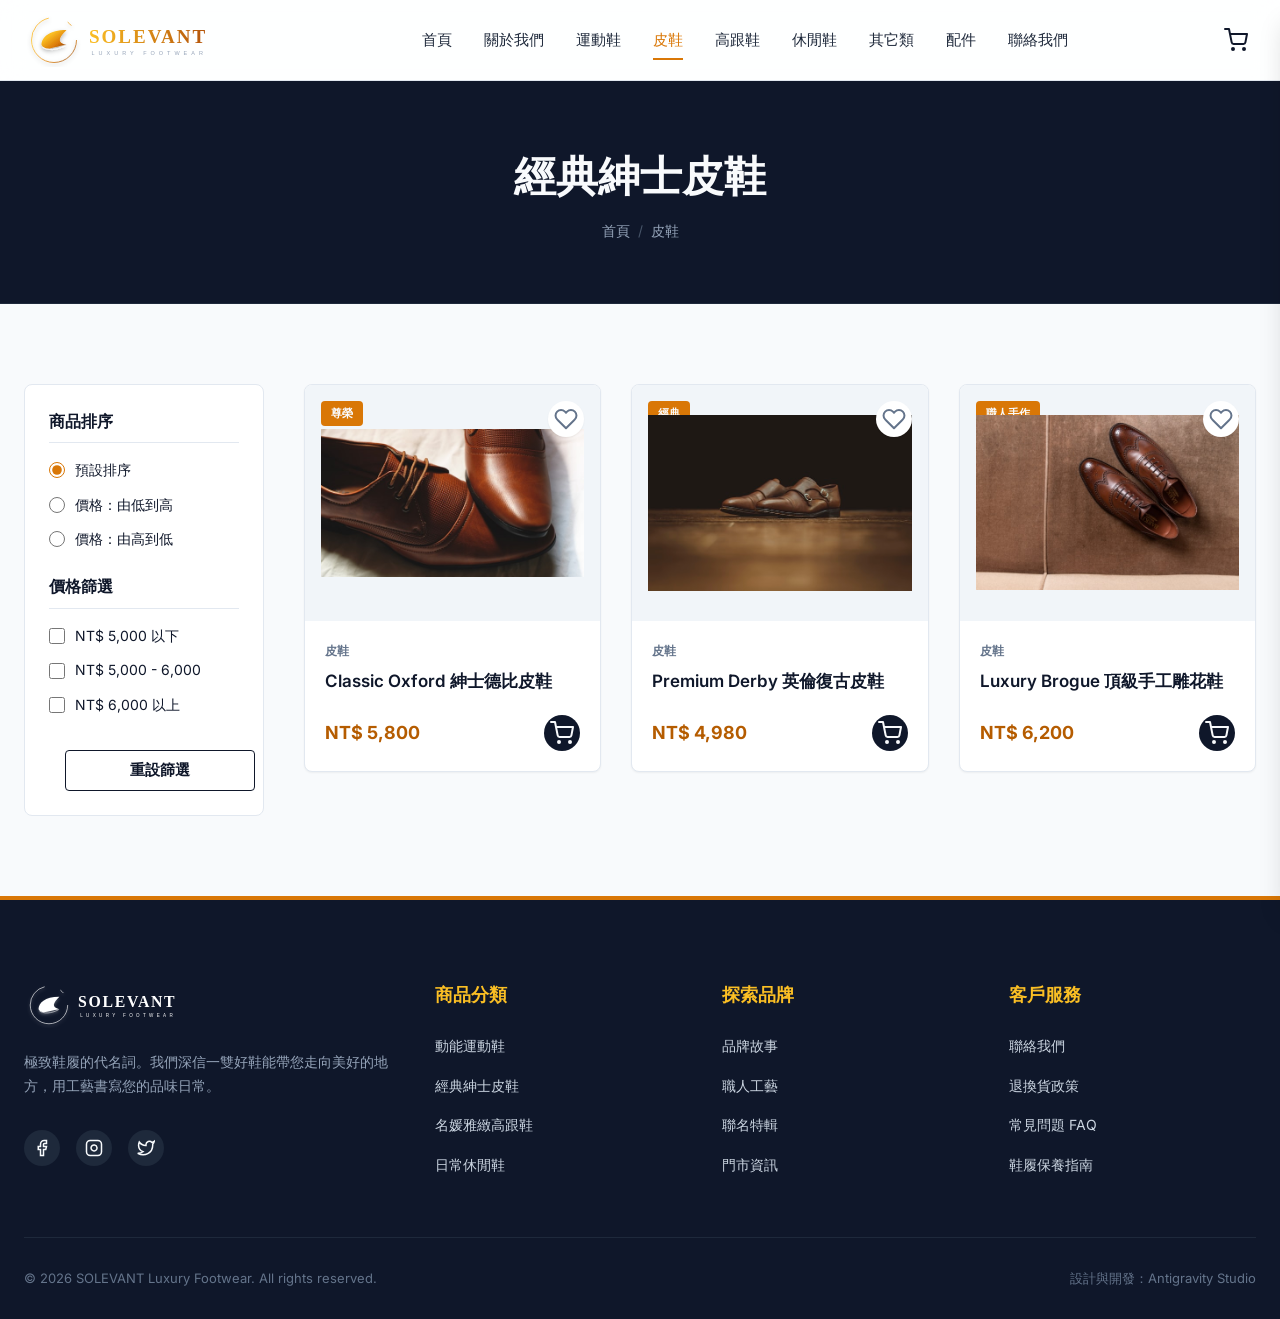
<file: leather.html>
<!DOCTYPE html>
<html lang="zh-Hant">
<head>
  <meta charset="UTF-8">
  <meta name="viewport" content="width=device-width, initial-scale=1.0">
  <title>紳士皮鞋系列 | SOLEVANT</title>
  <meta name="description" content="選購 SOLEVANT 經典紳士皮鞋，採用義大利手工小牛皮製成，承襲英倫經典雕花雕刻與固特異沿條縫合工藝，成就完美雅紳。">
  <link rel="stylesheet" href="css/style.css">
</head>
<body>

  <!-- Header Navigation -->
  <header>
    <div class="container nav-container">
      <a href="index.html" class="logo-link">
        <img src="images/logo.svg" alt="SOLEVANT" class="logo-img">
      </a>
      <nav class="nav-menu">
        <a href="index.html" class="nav-link" id="nav-home">首頁</a>
        <a href="about.html" class="nav-link" id="nav-about">關於我們</a>
        <a href="sneakers.html" class="nav-link" id="nav-sneakers">運動鞋</a>
        <a href="leather.html" class="nav-link active" id="nav-leather">皮鞋</a>
        <a href="heels.html" class="nav-link" id="nav-heels">高跟鞋</a>
        <a href="casual.html" class="nav-link" id="nav-casual">休閒鞋</a>
        <a href="others.html" class="nav-link" id="nav-others">其它類</a>
        <a href="accessories.html" class="nav-link" id="nav-accessories">配件</a>
        <a href="contact.html" class="nav-link" id="nav-contact">聯絡我們</a>
      </nav>
      <div class="nav-actions">
        <button class="icon-btn" id="cart-toggle-btn" aria-label="Shopping Cart">
          <svg class="icon-svg" viewBox="0 0 24 24">
            <circle cx="9" cy="21" r="1"></circle>
            <circle cx="20" cy="21" r="1"></circle>
            <path d="M1 1h4l2.68 13.39a2 2 0 0 0 2 1.61h9.72a2 2 0 0 0 2-1.61L23 6H6"></path>
          </svg>
          <span class="cart-count" id="cart-count-badge" style="display: none;">0</span>
        </button>
      </div>
    </div>
  </header>

  <!-- Page Hero -->
  <section class="page-hero">
    <div class="container">
      <h1 class="page-hero-title">經典紳士皮鞋</h1>
      <div class="breadcrumbs">
        <a href="index.html">首頁</a>
        <span class="breadcrumb-separator">/</span>
        <span>皮鞋</span>
      </div>
    </div>
  </section>

  <!-- Shop Section -->
  <section class="section-padding" style="padding-top: 40px;">
    <div class="container">
      <div class="shop-layout">
        
        <!-- Sidebar Filters -->
        <aside class="sidebar-filter">
          <div class="filter-group">
            <h4 class="filter-title">商品排序</h4>
            <div class="filter-list">
              <label class="filter-item">
                <input type="radio" name="sort-products" value="default" checked id="sort-default">
                <span>預設排序</span>
              </label>
              <label class="filter-item">
                <input type="radio" name="sort-products" value="low-high" id="sort-low">
                <span>價格：由低到高</span>
              </label>
              <label class="filter-item">
                <input type="radio" name="sort-products" value="high-low" id="sort-high">
                <span>價格：由高到低</span>
              </label>
            </div>
          </div>
          
          <div class="filter-group">
            <h4 class="filter-title">價格篩選</h4>
            <div class="filter-list">
              <label class="filter-item">
                <input type="checkbox" class="price-filter" value="under-5000" id="filter-under-5000">
                <span>NT$ 5,000 以下</span>
              </label>
              <label class="filter-item">
                <input type="checkbox" class="price-filter" value="5000-6000" id="filter-5000-6000">
                <span>NT$ 5,000 - 6,000</span>
              </label>
              <label class="filter-item">
                <input type="checkbox" class="price-filter" value="above-6000" id="filter-above-6000">
                <span>NT$ 6,000 以上</span>
              </label>
            </div>
          </div>
          
          <div style="padding-top: 10px;">
            <button class="btn btn-outline" id="reset-filters" style="width: 100%; border-color: var(--primary); color: var(--primary); padding: 10px 0;">重設篩選</button>
          </div>
        </aside>
        
        <!-- Products Grid Area -->
        <main>
          <div class="products-grid" id="category-products-grid">
            <!-- Populated dynamically -->
          </div>
        </main>
        
      </div>
    </div>
  </section>

  <!-- Footer -->
  <footer>
    <div class="container">
      <div class="footer-grid">
        <div class="footer-logo-pane">
          <img src="images/logo.svg" class="footer-logo-img" alt="SOLEVANT">
          <p class="footer-desc">極致鞋履的代名詞。我們深信一雙好鞋能帶您走向美好的地方，用工藝書寫您的品味日常。</p>
          <div class="footer-socials">
            <a href="#" class="social-link"><svg viewBox="0 0 24 24"><path d="M18 2h-3a5 5 0 0 0-5 5v3H7v4h3v8h4v-8h3l1-4h-4V7a1 1 0 0 1 1-1h3z"></path></svg></a>
            <a href="#" class="social-link"><svg viewBox="0 0 24 24"><rect x="2" y="2" width="20" height="20" rx="5" ry="5"></rect><path d="M16 11.37A4 4 0 1 1 12.63 8 4 4 0 0 1 16 11.37z"></path><line x1="17.5" y1="6.5" x2="17.51" y2="6.5"></line></svg></a>
            <a href="#" class="social-link"><svg viewBox="0 0 24 24"><path d="M23 3a10.9 10.9 0 0 1-3.14 1.53 4.48 4.48 0 0 0-7.86 3v1A10.66 10.66 0 0 1 3 4s-4 9 5 13a11.64 11.64 0 0 1-7 2c9 5 20 0 20-11.5a4.5 4.5 0 0 0-.08-.83A7.72 7.72 0 0 0 23 3z"></path></svg></a>
          </div>
        </div>
        <div>
          <h4 class="footer-column-title">商品分類</h4>
          <ul class="footer-links">
            <li><a href="sneakers.html" class="footer-link">動能運動鞋</a></li>
            <li><a href="leather.html" class="footer-link">經典紳士皮鞋</a></li>
            <li><a href="heels.html" class="footer-link">名媛雅緻高跟鞋</a></li>
            <li><a href="casual.html" class="footer-link">日常休閒鞋</a></li>
          </ul>
        </div>
        <div>
          <h4 class="footer-column-title">探索品牌</h4>
          <ul class="footer-links">
            <li><a href="about.html" class="footer-link">品牌故事</a></li>
            <li><a href="#" class="footer-link">職人工藝</a></li>
            <li><a href="#" class="footer-link">聯名特輯</a></li>
            <li><a href="contact.html" class="footer-link">門市資訊</a></li>
          </ul>
        </div>
        <div>
          <h4 class="footer-column-title">客戶服務</h4>
          <ul class="footer-links">
            <li><a href="contact.html" class="footer-link">聯絡我們</a></li>
            <li><a href="#" class="footer-link">退換貨政策</a></li>
            <li><a href="#" class="footer-link">常見問題 FAQ</a></li>
            <li><a href="#" class="footer-link">鞋履保養指南</a></li>
          </ul>
        </div>
      </div>
      <div class="footer-bottom">
        <p>&copy; 2026 SOLEVANT Luxury Footwear. All rights reserved.</p>
        <p>設計與開發：Antigravity Studio</p>
      </div>
    </div>
  </footer>

  <!-- Scripts -->
  <script src="js/products-data.js"></script>
  <script src="js/cart.js"></script>
  <script>
    const CATEGORY = 'leather';
    
    document.addEventListener('DOMContentLoaded', () => {
      renderProducts();
      
      // Hook up sorting and filtering change events
      document.querySelectorAll('input[name="sort-products"]').forEach(radio => {
        radio.addEventListener('change', renderProducts);
      });
      
      document.querySelectorAll('.price-filter').forEach(checkbox => {
        checkbox.addEventListener('change', renderProducts);
      });
      
      const resetBtn = document.getElementById('reset-filters');
      if (resetBtn) {
        resetBtn.addEventListener('click', () => {
          document.getElementById('sort-default').checked = true;
          document.querySelectorAll('.price-filter').forEach(cb => cb.checked = false);
          renderProducts();
        });
      }
    });
    
    function renderProducts() {
      const grid = document.getElementById('category-products-grid');
      if (!grid || typeof productsData === 'undefined') return;
      
      // Get all products of this category
      let items = Object.values(productsData).filter(p => p.category === CATEGORY);
      
      // Apply price filter
      const activePriceFilters = Array.from(document.querySelectorAll('.price-filter:checked')).map(cb => cb.value);
      if (activePriceFilters.length > 0) {
        items = items.filter(p => {
          return activePriceFilters.some(filterVal => {
            if (filterVal === 'under-5000') return p.price < 5000;
            if (filterVal === '5000-6000') return p.price >= 5000 && p.price <= 6000;
            if (filterVal === 'above-6000') return p.price > 6000;
            return true;
          });
        });
      }
      
      // Apply sorting
      const activeSort = document.querySelector('input[name="sort-products"]:checked').value;
      if (activeSort === 'low-high') {
        items.sort((a, b) => a.price - b.price);
      } else if (activeSort === 'high-low') {
        items.sort((a, b) => b.price - a.price);
      }
      
      if (items.length === 0) {
        grid.innerHTML = `
          <div style="grid-column: 1 / -1; text-align: center; padding: 60px 0; color: var(--text-muted);">
            <p style="font-size: 16px;">無符合篩選條件的商品。</p>
          </div>
        `;
        return;
      }
      
      grid.innerHTML = items.map(p => `
        <div class="product-card">
          <div class="product-image-wrapper">
            <span class="product-badge sale">${p.badge}</span>
            <a href="product.html?id=${p.id}">
              <img class="product-img" src="${p.image}" alt="${p.name}">
            </a>
            <button class="product-wishlist" aria-label="Add to wishlist" onclick="alert('已加入願望清單！')">
              <svg class="icon-svg" viewBox="0 0 24 24"><path d="M20.84 4.61a5.5 5.5 0 0 0-7.78 0L12 5.67l-1.06-1.06a5.5 5.5 0 0 0-7.78 7.78l1.06 1.06L12 21.23l7.78-7.78 1.06-1.06a5.5 5.5 0 0 0 0-7.78z"></path></svg>
            </button>
          </div>
          <div class="product-info">
            <div class="product-cat">${p.categoryName}</div>
            <a href="product.html?id=${p.id}" class="product-name">${p.name}</a>
            <div class="product-price-row">
              <span class="product-price">NT$ ${p.price.toLocaleString()}</span>
              <button class="icon-btn" onclick="addToCart('${p.id}', '40', 1)" aria-label="Add to cart">
                <svg class="icon-svg" viewBox="0 0 24 24"><circle cx="9" cy="21" r="1"></circle><circle cx="20" cy="21" r="1"></circle><path d="M1 1h4l2.68 13.39a2 2 0 0 0 2 1.61h9.72a2 2 0 0 0 2-1.61L23 6H6"></path></svg>
              </button>
            </div>
          </div>
        </div>
      `).join('');
    }
  </script>
</body>
</html>
</file>
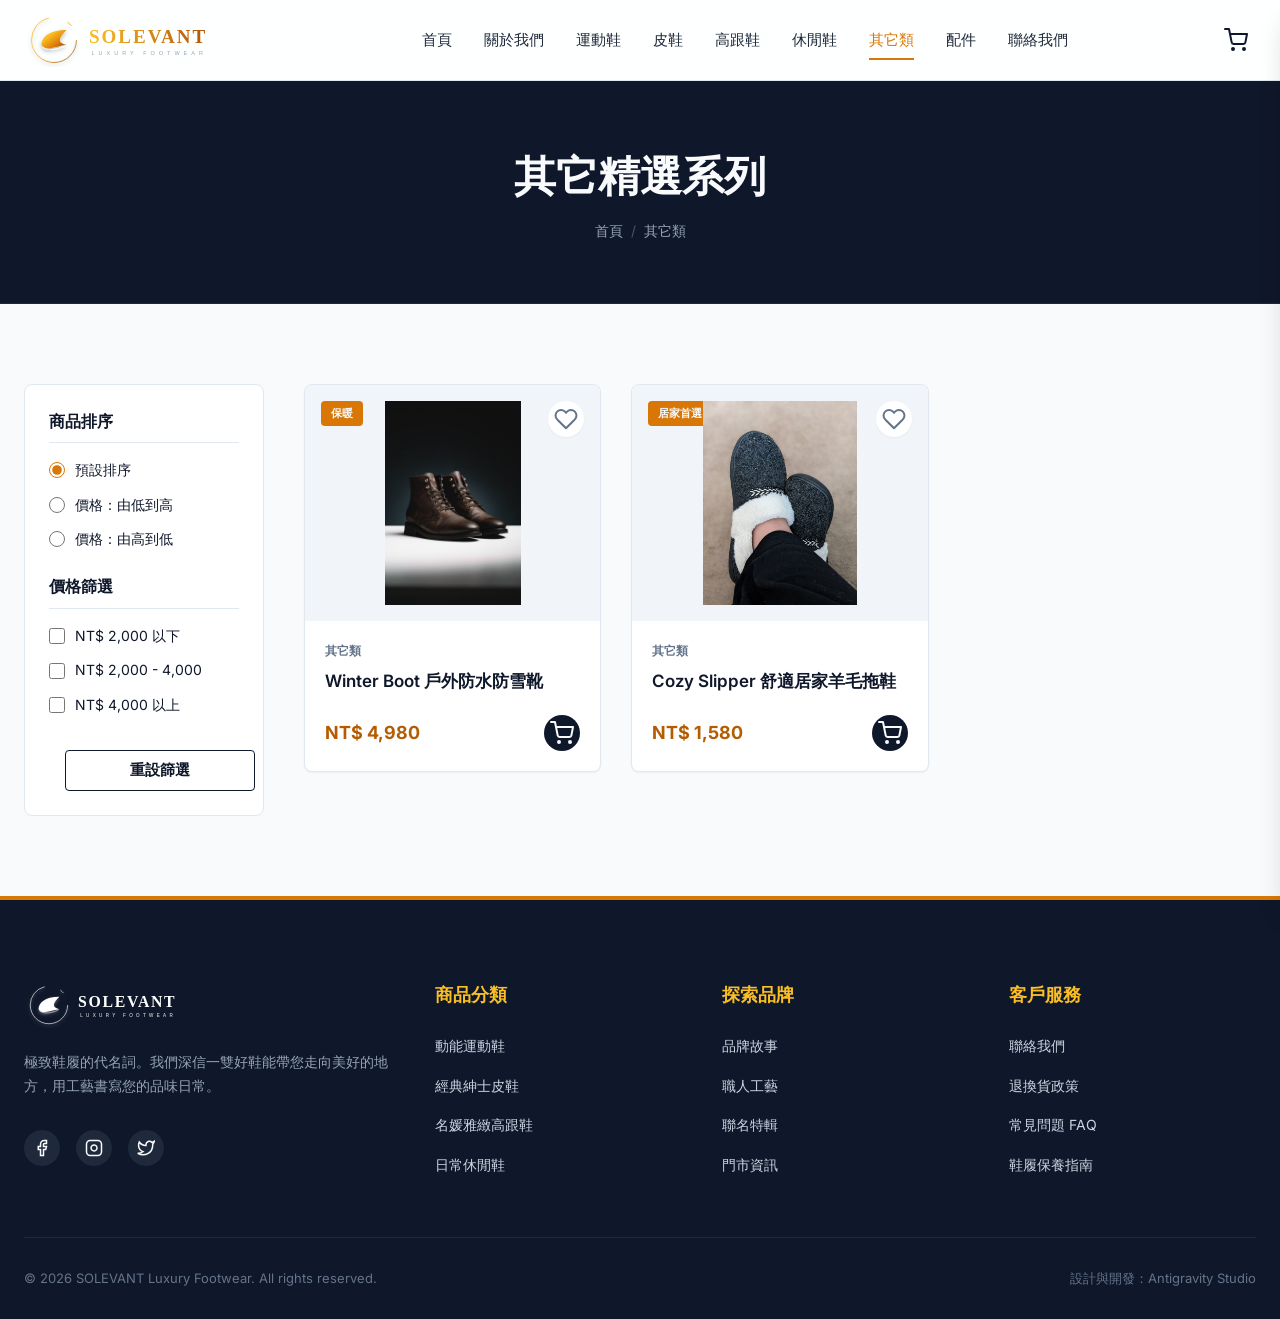
<file: others.html>
<!DOCTYPE html>
<html lang="zh-Hant">
<head>
  <meta charset="UTF-8">
  <meta name="viewport" content="width=device-width, initial-scale=1.0">
  <title>其它精選鞋履系列 | SOLEVANT</title>
  <meta name="description" content="選購 SOLEVANT 精選特用鞋款，包含戶外防寒雪靴、極致舒適居家拖鞋等，為特殊場景提供頂級腳部照護。">
  <link rel="stylesheet" href="css/style.css">
</head>
<body>

  <!-- Header Navigation -->
  <header>
    <div class="container nav-container">
      <a href="index.html" class="logo-link">
        <img src="images/logo.svg" alt="SOLEVANT" class="logo-img">
      </a>
      <nav class="nav-menu">
        <a href="index.html" class="nav-link" id="nav-home">首頁</a>
        <a href="about.html" class="nav-link" id="nav-about">關於我們</a>
        <a href="sneakers.html" class="nav-link" id="nav-sneakers">運動鞋</a>
        <a href="leather.html" class="nav-link" id="nav-leather">皮鞋</a>
        <a href="heels.html" class="nav-link" id="nav-heels">高跟鞋</a>
        <a href="casual.html" class="nav-link" id="nav-casual">休閒鞋</a>
        <a href="others.html" class="nav-link active" id="nav-others">其它類</a>
        <a href="accessories.html" class="nav-link" id="nav-accessories">配件</a>
        <a href="contact.html" class="nav-link" id="nav-contact">聯絡我們</a>
      </nav>
      <div class="nav-actions">
        <button class="icon-btn" id="cart-toggle-btn" aria-label="Shopping Cart">
          <svg class="icon-svg" viewBox="0 0 24 24">
            <circle cx="9" cy="21" r="1"></circle>
            <circle cx="20" cy="21" r="1"></circle>
            <path d="M1 1h4l2.68 13.39a2 2 0 0 0 2 1.61h9.72a2 2 0 0 0 2-1.61L23 6H6"></path>
          </svg>
          <span class="cart-count" id="cart-count-badge" style="display: none;">0</span>
        </button>
      </div>
    </div>
  </header>

  <!-- Page Hero -->
  <section class="page-hero">
    <div class="container">
      <h1 class="page-hero-title">其它精選系列</h1>
      <div class="breadcrumbs">
        <a href="index.html">首頁</a>
        <span class="breadcrumb-separator">/</span>
        <span>其它類</span>
      </div>
    </div>
  </section>

  <!-- Shop Section -->
  <section class="section-padding" style="padding-top: 40px;">
    <div class="container">
      <div class="shop-layout">
        
        <!-- Sidebar Filters -->
        <aside class="sidebar-filter">
          <div class="filter-group">
            <h4 class="filter-title">商品排序</h4>
            <div class="filter-list">
              <label class="filter-item">
                <input type="radio" name="sort-products" value="default" checked id="sort-default">
                <span>預設排序</span>
              </label>
              <label class="filter-item">
                <input type="radio" name="sort-products" value="low-high" id="sort-low">
                <span>價格：由低到高</span>
              </label>
              <label class="filter-item">
                <input type="radio" name="sort-products" value="high-low" id="sort-high">
                <span>價格：由高到低</span>
              </label>
            </div>
          </div>
          
          <div class="filter-group">
            <h4 class="filter-title">價格篩選</h4>
            <div class="filter-list">
              <label class="filter-item">
                <input type="checkbox" class="price-filter" value="under-2000" id="filter-under-2000">
                <span>NT$ 2,000 以下</span>
              </label>
              <label class="filter-item">
                <input type="checkbox" class="price-filter" value="2000-4000" id="filter-2000-4000">
                <span>NT$ 2,000 - 4,000</span>
              </label>
              <label class="filter-item">
                <input type="checkbox" class="price-filter" value="above-4000" id="filter-above-4000">
                <span>NT$ 4,000 以上</span>
              </label>
            </div>
          </div>
          
          <div style="padding-top: 10px;">
            <button class="btn btn-outline" id="reset-filters" style="width: 100%; border-color: var(--primary); color: var(--primary); padding: 10px 0;">重設篩選</button>
          </div>
        </aside>
        
        <!-- Products Grid Area -->
        <main>
          <div class="products-grid" id="category-products-grid">
            <!-- Populated dynamically -->
          </div>
        </main>
        
      </div>
    </div>
  </section>

  <!-- Footer -->
  <footer>
    <div class="container">
      <div class="footer-grid">
        <div class="footer-logo-pane">
          <img src="images/logo.svg" class="footer-logo-img" alt="SOLEVANT">
          <p class="footer-desc">極致鞋履的代名詞。我們深信一雙好鞋能帶您走向美好的地方，用工藝書寫您的品味日常。</p>
          <div class="footer-socials">
            <a href="#" class="social-link"><svg viewBox="0 0 24 24"><path d="M18 2h-3a5 5 0 0 0-5 5v3H7v4h3v8h4v-8h3l1-4h-4V7a1 1 0 0 1 1-1h3z"></path></svg></a>
            <a href="#" class="social-link"><svg viewBox="0 0 24 24"><rect x="2" y="2" width="20" height="20" rx="5" ry="5"></rect><path d="M16 11.37A4 4 0 1 1 12.63 8 4 4 0 0 1 16 11.37z"></path><line x1="17.5" y1="6.5" x2="17.51" y2="6.5"></line></svg></a>
            <a href="#" class="social-link"><svg viewBox="0 0 24 24"><path d="M23 3a10.9 10.9 0 0 1-3.14 1.53 4.48 4.48 0 0 0-7.86 3v1A10.66 10.66 0 0 1 3 4s-4 9 5 13a11.64 11.64 0 0 1-7 2c9 5 20 0 20-11.5a4.5 4.5 0 0 0-.08-.83A7.72 7.72 0 0 0 23 3z"></path></svg></a>
          </div>
        </div>
        <div>
          <h4 class="footer-column-title">商品分類</h4>
          <ul class="footer-links">
            <li><a href="sneakers.html" class="footer-link">動能運動鞋</a></li>
            <li><a href="leather.html" class="footer-link">經典紳士皮鞋</a></li>
            <li><a href="heels.html" class="footer-link">名媛雅緻高跟鞋</a></li>
            <li><a href="casual.html" class="footer-link">日常休閒鞋</a></li>
          </ul>
        </div>
        <div>
          <h4 class="footer-column-title">探索品牌</h4>
          <ul class="footer-links">
            <li><a href="about.html" class="footer-link">品牌故事</a></li>
            <li><a href="#" class="footer-link">職人工藝</a></li>
            <li><a href="#" class="footer-link">聯名特輯</a></li>
            <li><a href="contact.html" class="footer-link">門市資訊</a></li>
          </ul>
        </div>
        <div>
          <h4 class="footer-column-title">客戶服務</h4>
          <ul class="footer-links">
            <li><a href="contact.html" class="footer-link">聯絡我們</a></li>
            <li><a href="#" class="footer-link">退換貨政策</a></li>
            <li><a href="#" class="footer-link">常見問題 FAQ</a></li>
            <li><a href="#" class="footer-link">鞋履保養指南</a></li>
          </ul>
        </div>
      </div>
      <div class="footer-bottom">
        <p>&copy; 2026 SOLEVANT Luxury Footwear. All rights reserved.</p>
        <p>設計與開發：Antigravity Studio</p>
      </div>
    </div>
  </footer>

  <!-- Scripts -->
  <script src="js/products-data.js"></script>
  <script src="js/cart.js"></script>
  <script>
    const CATEGORY = 'others';
    
    document.addEventListener('DOMContentLoaded', () => {
      renderProducts();
      
      // Hook up sorting and filtering change events
      document.querySelectorAll('input[name="sort-products"]').forEach(radio => {
        radio.addEventListener('change', renderProducts);
      });
      
      document.querySelectorAll('.price-filter').forEach(checkbox => {
        checkbox.addEventListener('change', renderProducts);
      });
      
      const resetBtn = document.getElementById('reset-filters');
      if (resetBtn) {
        resetBtn.addEventListener('click', () => {
          document.getElementById('sort-default').checked = true;
          document.querySelectorAll('.price-filter').forEach(cb => cb.checked = false);
          renderProducts();
        });
      }
    });
    
    function renderProducts() {
      const grid = document.getElementById('category-products-grid');
      if (!grid || typeof productsData === 'undefined') return;
      
      // Get all products of this category
      let items = Object.values(productsData).filter(p => p.category === CATEGORY);
      
      // Apply price filter
      const activePriceFilters = Array.from(document.querySelectorAll('.price-filter:checked')).map(cb => cb.value);
      if (activePriceFilters.length > 0) {
        items = items.filter(p => {
          return activePriceFilters.some(filterVal => {
            if (filterVal === 'under-2000') return p.price < 2000;
            if (filterVal === '2000-4000') return p.price >= 2000 && p.price <= 4000;
            if (filterVal === 'above-4000') return p.price > 4000;
            return true;
          });
        });
      }
      
      // Apply sorting
      const activeSort = document.querySelector('input[name="sort-products"]:checked').value;
      if (activeSort === 'low-high') {
        items.sort((a, b) => a.price - b.price);
      } else if (activeSort === 'high-low') {
        items.sort((a, b) => b.price - a.price);
      }
      
      if (items.length === 0) {
        grid.innerHTML = `
          <div style="grid-column: 1 / -1; text-align: center; padding: 60px 0; color: var(--text-muted);">
            <p style="font-size: 16px;">無符合篩選條件的商品。</p>
          </div>
        `;
        return;
      }
      
      grid.innerHTML = items.map(p => `
        <div class="product-card">
          <div class="product-image-wrapper">
            <span class="product-badge sale">${p.badge}</span>
            <a href="product.html?id=${p.id}">
              <img class="product-img" src="${p.image}" alt="${p.name}">
            </a>
            <button class="product-wishlist" aria-label="Add to wishlist" onclick="alert('已加入願望清單！')">
              <svg class="icon-svg" viewBox="0 0 24 24"><path d="M20.84 4.61a5.5 5.5 0 0 0-7.78 0L12 5.67l-1.06-1.06a5.5 5.5 0 0 0-7.78 7.78l1.06 1.06L12 21.23l7.78-7.78 1.06-1.06a5.5 5.5 0 0 0 0-7.78z"></path></svg>
            </button>
          </div>
          <div class="product-info">
            <div class="product-cat">${p.categoryName}</div>
            <a href="product.html?id=${p.id}" class="product-name">${p.name}</a>
            <div class="product-price-row">
              <span class="product-price">NT$ ${p.price.toLocaleString()}</span>
              <button class="icon-btn" onclick="addToCart('${p.id}', 'FreeSize', 1)" aria-label="Add to cart">
                <svg class="icon-svg" viewBox="0 0 24 24"><circle cx="9" cy="21" r="1"></circle><circle cx="20" cy="21" r="1"></circle><path d="M1 1h4l2.68 13.39a2 2 0 0 0 2 1.61h9.72a2 2 0 0 0 2-1.61L23 6H6"></path></svg>
              </button>
            </div>
          </div>
        </div>
      `).join('');
    }
  </script>
</body>
</html>
</file>
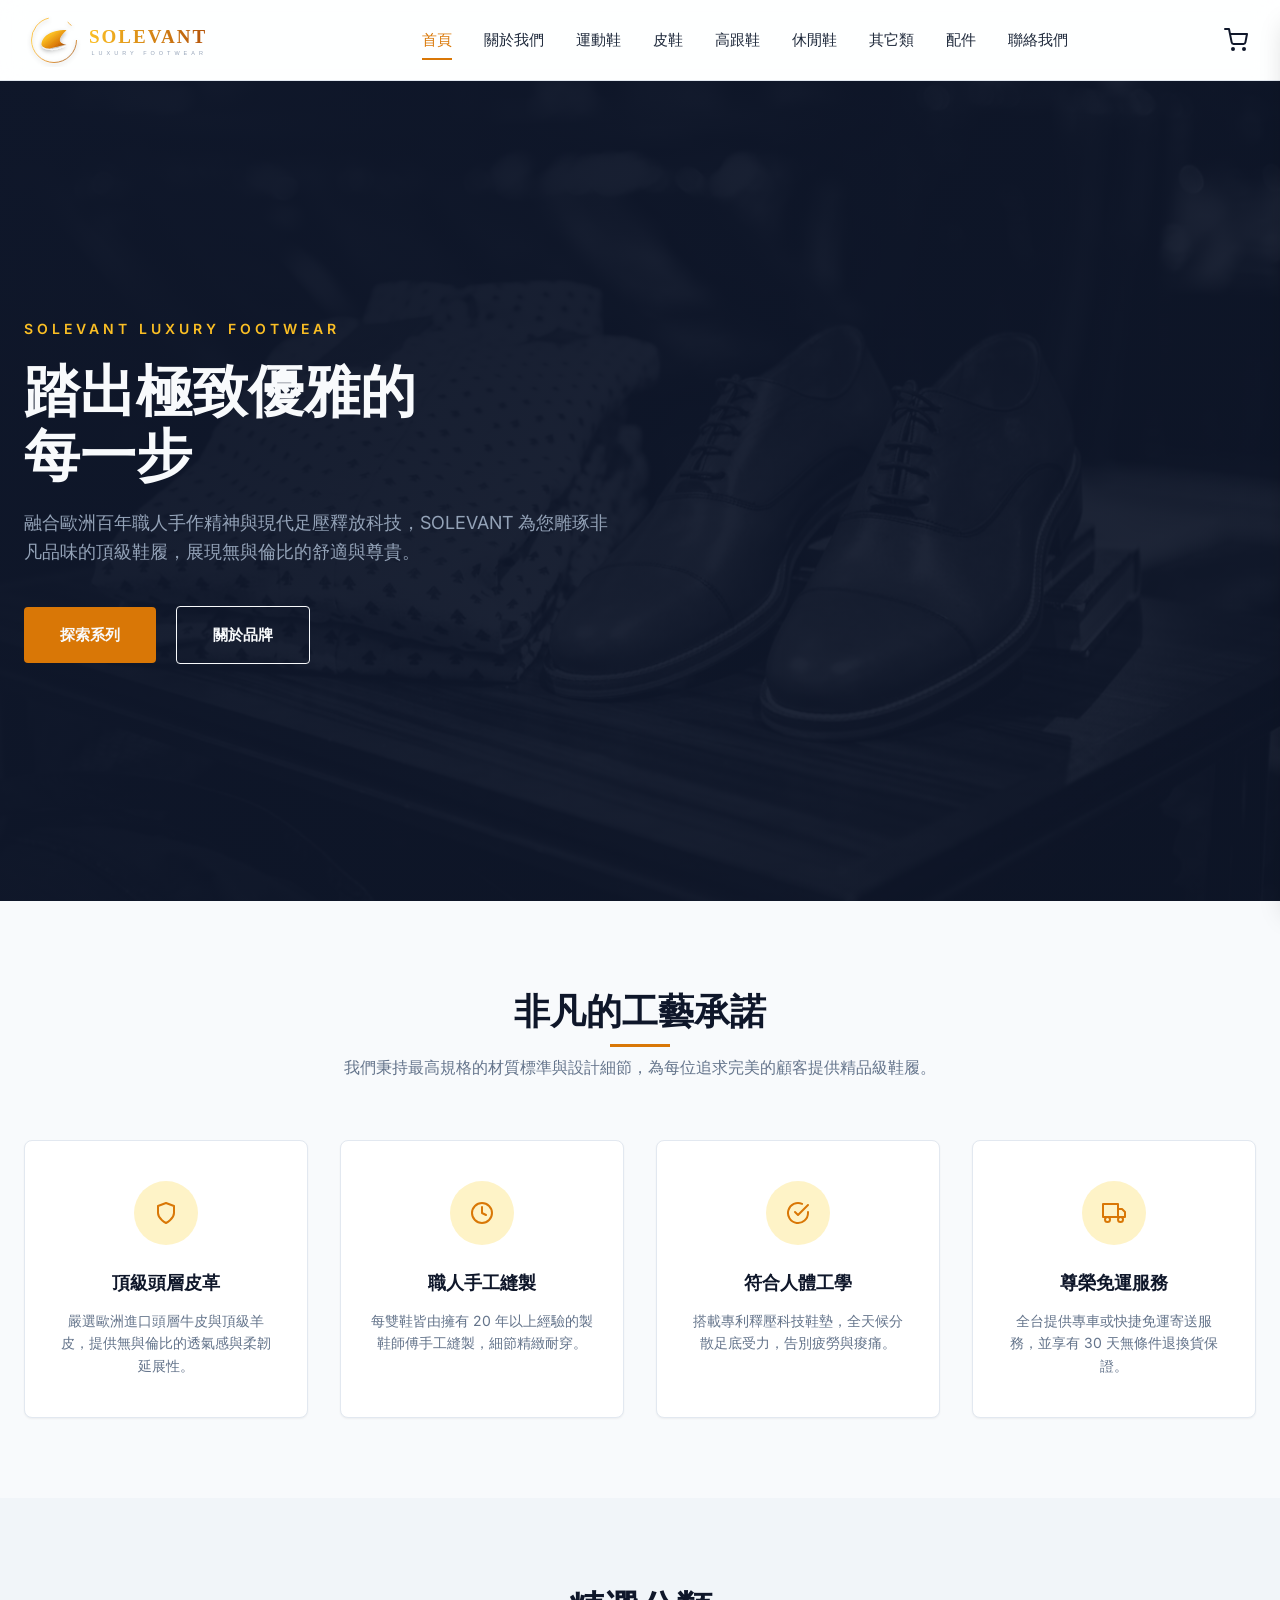
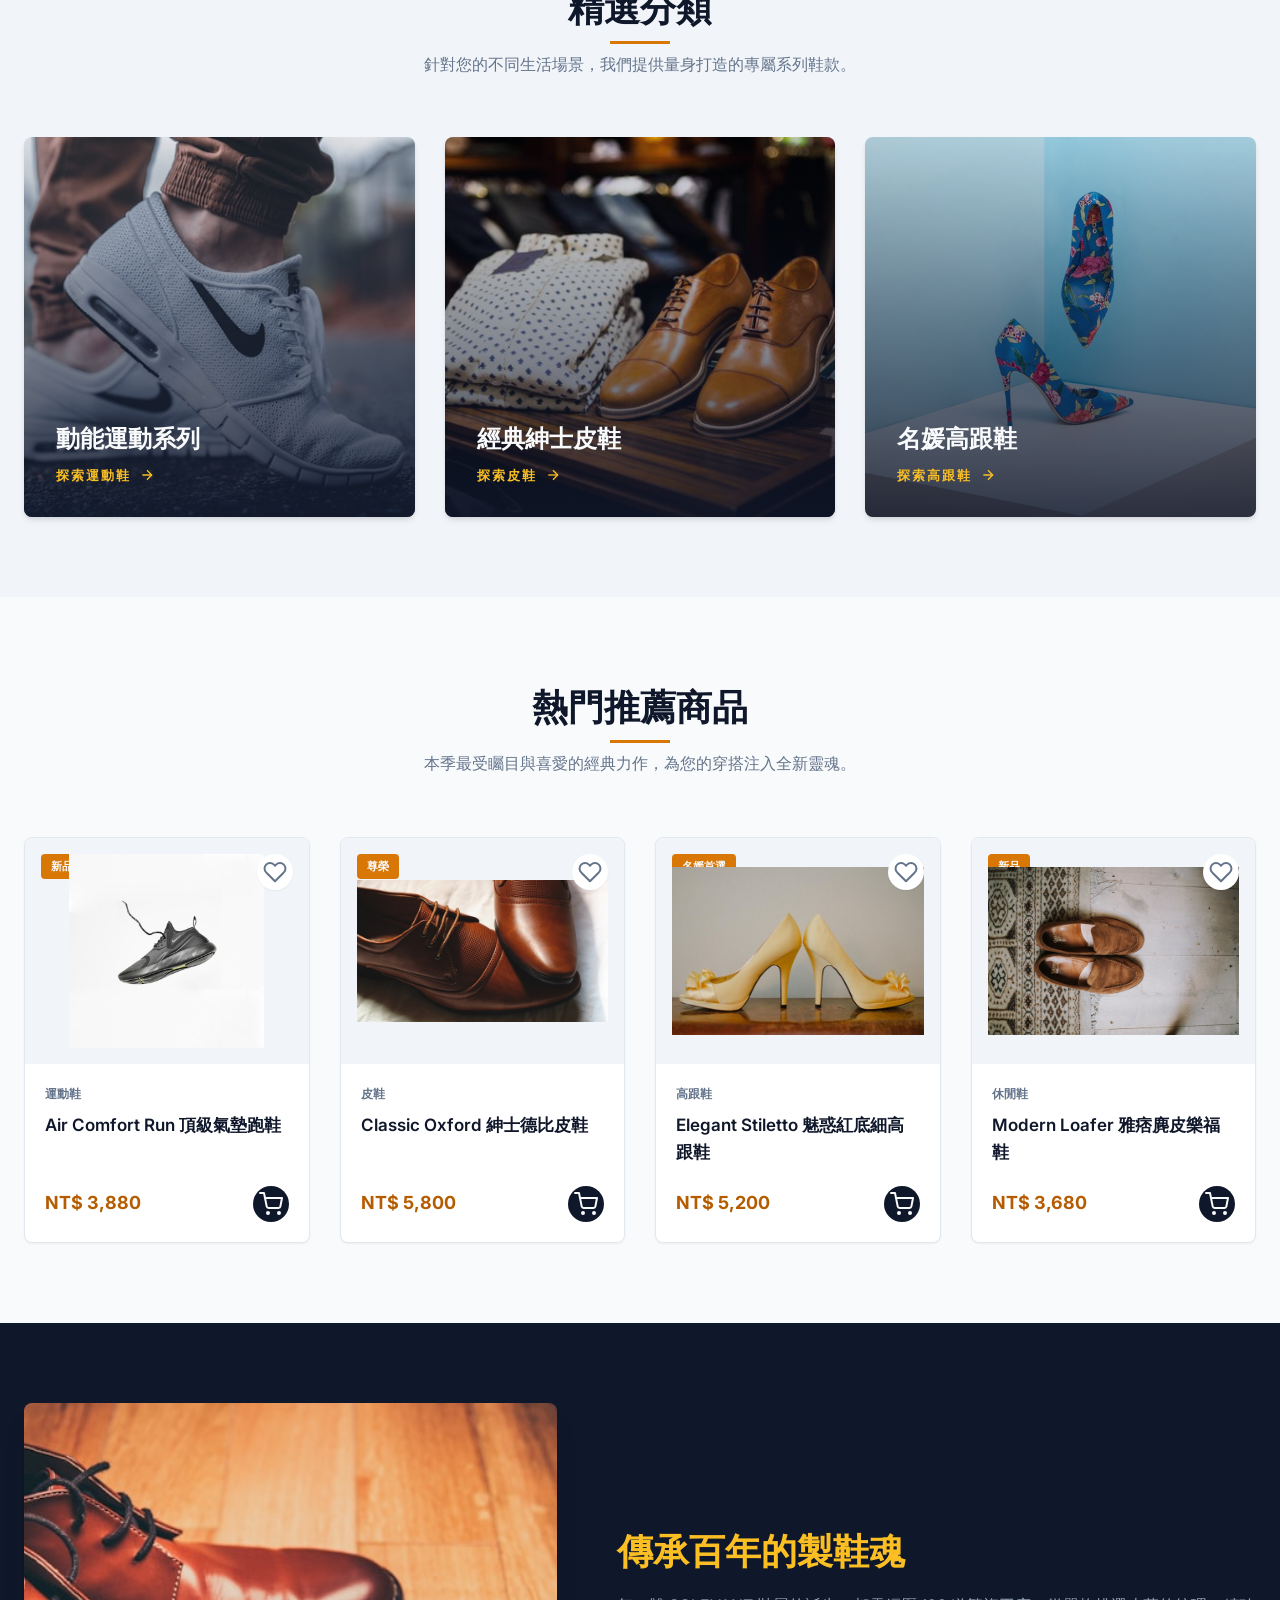
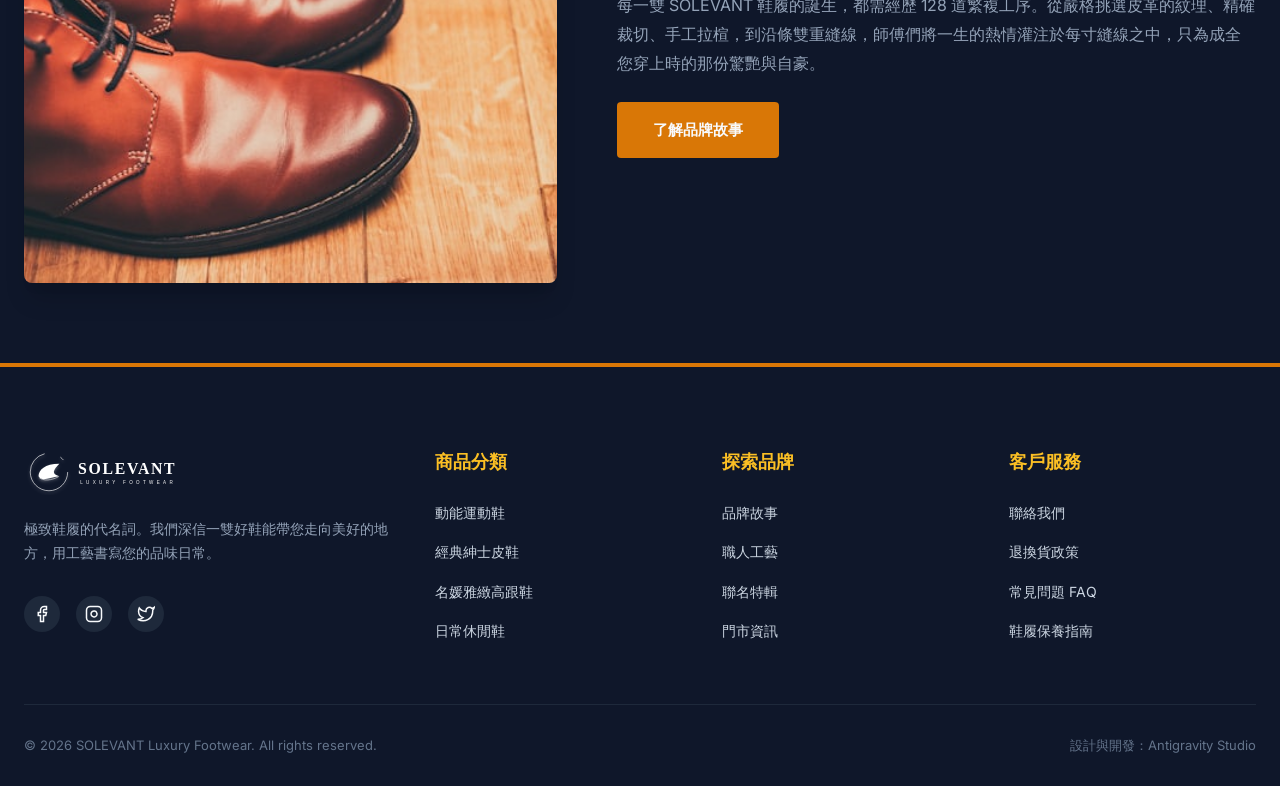
<file: product.html>
<!DOCTYPE html>
<html lang="zh-Hant">
<head>
  <meta charset="UTF-8">
  <meta name="viewport" content="width=device-width, initial-scale=1.0">
  <title>商品詳情 | SOLEVANT</title>
  <link rel="stylesheet" href="css/style.css">
  <style>
    /* Custom simple style for tabs or accordion transitions */
    .accordion-content.hidden {
      display: none;
    }
    .accordion-header svg {
      transition: transform 0.3s ease;
    }
    .accordion-header.active svg {
      transform: rotate(180deg);
    }
  </style>
</head>
<body>

  <!-- Header Navigation -->
  <header>
    <div class="container nav-container">
      <a href="index.html" class="logo-link">
        <img src="images/logo.svg" alt="SOLEVANT" class="logo-img">
      </a>
      <nav class="nav-menu">
        <a href="index.html" class="nav-link" id="nav-home">首頁</a>
        <a href="about.html" class="nav-link" id="nav-about">關於我們</a>
        <a href="sneakers.html" class="nav-link" id="nav-sneakers">運動鞋</a>
        <a href="leather.html" class="nav-link" id="nav-leather">皮鞋</a>
        <a href="heels.html" class="nav-link" id="nav-heels">高跟鞋</a>
        <a href="casual.html" class="nav-link" id="nav-casual">休閒鞋</a>
        <a href="others.html" class="nav-link" id="nav-others">其它類</a>
        <a href="accessories.html" class="nav-link" id="nav-accessories">配件</a>
        <a href="contact.html" class="nav-link" id="nav-contact">聯絡我們</a>
      </nav>
      <div class="nav-actions">
        <button class="icon-btn" id="cart-toggle-btn" aria-label="Shopping Cart">
          <svg class="icon-svg" viewBox="0 0 24 24">
            <circle cx="9" cy="21" r="1"></circle>
            <circle cx="20" cy="21" r="1"></circle>
            <path d="M1 1h4l2.68 13.39a2 2 0 0 0 2 1.61h9.72a2 2 0 0 0 2-1.61L23 6H6"></path>
          </svg>
          <span class="cart-count" id="cart-count-badge" style="display: none;">0</span>
        </button>
      </div>
    </div>
  </header>

  <!-- Breadcrumbs Hero -->
  <section class="page-hero" style="padding: 30px 0; text-align: left;">
    <div class="container">
      <div class="breadcrumbs" id="detail-breadcrumbs" style="justify-content: flex-start;">
        <a href="index.html">首頁</a>
        <span class="breadcrumb-separator">/</span>
        <a href="#" id="breadcrumb-category">分類</a>
        <span class="breadcrumb-separator">/</span>
        <span id="breadcrumb-name" style="color: var(--text-light);">產品名稱</span>
      </div>
    </div>
  </section>

  <!-- Product Detail Section -->
  <section class="section-padding" style="padding-top: 50px;">
    <div class="container" id="product-detail-container">
      
      <!-- Loaded dynamically via JS -->
      <div style="text-align: center; padding: 100px 0;" id="loading-placeholder">
        <p style="color: var(--text-muted);">正在為您載入精品鞋履細節...</p>
      </div>
      
    </div>
  </section>

  <!-- Footer -->
  <footer>
    <div class="container">
      <div class="footer-grid">
        <div class="footer-logo-pane">
          <img src="images/logo.svg" class="footer-logo-img" alt="SOLEVANT">
          <p class="footer-desc">極致鞋履的代名詞。我們深信一雙好鞋能帶您走向美好的地方，用工藝書寫您的品味日常。</p>
          <div class="footer-socials">
            <a href="#" class="social-link"><svg viewBox="0 0 24 24"><path d="M18 2h-3a5 5 0 0 0-5 5v3H7v4h3v8h4v-8h3l1-4h-4V7a1 1 0 0 1 1-1h3z"></path></svg></a>
            <a href="#" class="social-link"><svg viewBox="0 0 24 24"><rect x="2" y="2" width="20" height="20" rx="5" ry="5"></rect><path d="M16 11.37A4 4 0 1 1 12.63 8 4 4 0 0 1 16 11.37z"></path><line x1="17.5" y1="6.5" x2="17.51" y2="6.5"></line></svg></a>
            <a href="#" class="social-link"><svg viewBox="0 0 24 24"><path d="M23 3a10.9 10.9 0 0 1-3.14 1.53 4.48 4.48 0 0 0-7.86 3v1A10.66 10.66 0 0 1 3 4s-4 9 5 13a11.64 11.64 0 0 1-7 2c9 5 20 0 20-11.5a4.5 4.5 0 0 0-.08-.83A7.72 7.72 0 0 0 23 3z"></path></svg></a>
          </div>
        </div>
        <div>
          <h4 class="footer-column-title">商品分類</h4>
          <ul class="footer-links">
            <li><a href="sneakers.html" class="footer-link">動能運動鞋</a></li>
            <li><a href="leather.html" class="footer-link">經典紳士皮鞋</a></li>
            <li><a href="heels.html" class="footer-link">名媛雅緻高跟鞋</a></li>
            <li><a href="casual.html" class="footer-link">日常休閒鞋</a></li>
          </ul>
        </div>
        <div>
          <h4 class="footer-column-title">探索品牌</h4>
          <ul class="footer-links">
            <li><a href="about.html" class="footer-link">品牌故事</a></li>
            <li><a href="#" class="footer-link">職人工藝</a></li>
            <li><a href="#" class="footer-link">聯名特輯</a></li>
            <li><a href="contact.html" class="footer-link">門市資訊</a></li>
          </ul>
        </div>
        <div>
          <h4 class="footer-column-title">客戶服務</h4>
          <ul class="footer-links">
            <li><a href="contact.html" class="footer-link">聯絡我們</a></li>
            <li><a href="#" class="footer-link">退換貨政策</a></li>
            <li><a href="#" class="footer-link">常見問題 FAQ</a></li>
            <li><a href="#" class="footer-link">鞋履保養指南</a></li>
          </ul>
        </div>
      </div>
      <div class="footer-bottom">
        <p>&copy; 2026 SOLEVANT Luxury Footwear. All rights reserved.</p>
        <p>設計與開發：Antigravity Studio</p>
      </div>
    </div>
  </footer>

  <!-- Scripts -->
  <script src="js/products-data.js"></script>
  <script src="js/cart.js"></script>
  <script>
    let selectedSize = '';
    
    document.addEventListener('DOMContentLoaded', () => {
      // Parse Query String
      const params = new URLSearchParams(window.location.search);
      const productId = params.get('id');
      
      if (!productId || typeof productsData === 'undefined' || !productsData[productId]) {
        // Redirect to homepage if invalid product
        window.location.href = 'index.html';
        return;
      }
      
      const p = productsData[productId];
      
      // Update Navigation active states
      const activeNavLink = document.getElementById('nav-' + p.category);
      if (activeNavLink) {
        document.querySelectorAll('.nav-link').forEach(link => link.classList.remove('active'));
        activeNavLink.classList.add('active');
      }
      
      // Update Breadcrumbs
      const catBreadcrumb = document.getElementById('breadcrumb-category');
      catBreadcrumb.textContent = p.categoryName;
      catBreadcrumb.href = p.category + '.html';
      
      const nameBreadcrumb = document.getElementById('breadcrumb-name');
      nameBreadcrumb.textContent = p.name;
      
      document.title = p.name + " | SOLEVANT";
      
      // Render Content Grid
      renderProductDetails(p);
    });
    
    function renderProductDetails(p) {
      const container = document.getElementById('product-detail-container');
      
      // Generate sizes based on category
      let sizesHTML = '';
      let sizeScaleText = 'US 尺寸';
      
      if (p.category === 'heels') {
        sizeScaleText = '歐碼尺寸 (EU)';
        const heelsSizes = ['35', '36', '37', '38', '39', '40'];
        sizesHTML = heelsSizes.map(sz => `<button class="size-btn" onclick="selectSize('${sz}', this)">${sz}</button>`).join('');
      } else if (p.category === 'accessories') {
        sizeScaleText = '規格';
        if (p.id === 'accessories_1') {
          // Belt sizes
          const beltSizes = ['100cm', '110cm', '120cm'];
          sizesHTML = beltSizes.map(sz => `<button class="size-btn" onclick="selectSize('${sz}', this)" style="width: auto; padding: 0 16px;">${sz}</button>`).join('');
        } else {
          // Care kit
          sizesHTML = `<button class="size-btn selected" onclick="selectSize('OneSize', this)" style="width: auto; padding: 0 16px;">單一規格 (One Size)</button>`;
          selectedSize = 'OneSize'; // auto select
        }
      } else if (p.id === 'others_2') {
        // Slipper sizes
        sizeScaleText = '尺寸';
        const slipperSizes = ['S (37-38)', 'M (39-40)', 'L (41-42)', 'XL (43-44)'];
        sizesHTML = slipperSizes.map(sz => `<button class="size-btn" onclick="selectSize('${sz}', this)" style="width: auto; padding: 0 16px;">${sz}</button>`).join('');
      } else {
        // Sneakers, Leather, Boots, Casual
        const stdSizes = ['7.5', '8.0', '8.5', '9.0', '9.5', '10.0', '10.5', '11.0'];
        sizesHTML = stdSizes.map(sz => `<button class="size-btn" onclick="selectSize('${sz}', this)">${sz}</button>`).join('');
      }
      
      // Generate Spec rows
      const specRows = Object.entries(p.specs).map(([key, val]) => `
        <div style="display: flex; border-bottom: 1px solid var(--border-color); padding: 10px 0; font-size: 14px;">
          <span style="font-weight: 700; width: 100px; color: var(--primary);">${key}</span>
          <span style="color: var(--text-muted); flex-grow: 1;">${val}</span>
        </div>
      `).join('');
      
      container.innerHTML = `
        <div class="product-detail-grid">
          
          <!-- Image Gallery Pane -->
          <div class="product-gallery">
            <div class="main-image-view" id="main-view-box">
              <img id="main-product-image" src="${p.image}" alt="${p.name}">
            </div>
            <div class="gallery-thumbs">
              <div class="thumb-item active" onclick="swapImage('${p.image}', this)">
                <img src="${p.image}" alt="角度 1">
              </div>
              <div class="thumb-item" onclick="swapImage('${p.image}', this, true)">
                <img src="${p.image}" alt="細節特寫" style="filter: hue-rotate(15deg);">
              </div>
              <div class="thumb-item" onclick="swapImage('${p.image}', this, false, true)">
                <img src="${p.image}" alt="藝術灰階" style="filter: grayscale(1);">
              </div>
              <div class="thumb-item" onclick="swapImage('${p.image}', this, false, false, true)">
                <img src="${p.image}" alt="對比加強" style="filter: contrast(1.3);">
              </div>
            </div>
          </div>
          
          <!-- Product Description & Checkout Options Pane -->
          <div class="detail-info-pane">
            <span class="product-badge sale" style="position: static; display: inline-block; margin-bottom: 12px;">${p.badge}</span>
            <h1>${p.name}</h1>
            <div class="detail-cat">${p.categoryName}</div>
            
            <div class="detail-price-row">
              <span class="detail-price">NT$ ${p.price.toLocaleString()}</span>
              <div class="detail-rating">
                <svg class="icon-svg" viewBox="0 0 24 24" style="fill: #fbbf24; stroke: none; width: 18px; height: 18px;">
                  <polygon points="12 2 15.09 8.26 22 9.27 17 14.14 18.18 21.02 12 17.77 5.82 21.02 7 14.14 2 9.27 8.91 8.26 12 2"></polygon>
                </svg>
                <strong>${p.rating}</strong>
                <span>(${p.reviews} 則評價)</span>
              </div>
            </div>
            
            <p class="detail-desc">${p.description}</p>
            
            <!-- Size Selector -->
            <div style="margin-bottom: 24px;">
              <div class="selector-title">
                <span>選擇 ${sizeScaleText}</span>
                <a href="#" onclick="alert('尺寸指南:\\nUS 8 = EU 41 = 26cm\\nUS 9 = EU 42 = 27cm\\nUS 10 = EU 43 = 28cm'); return false;" style="font-size: 13px; text-decoration: underline;">尺寸對照表</a>
              </div>
              <div class="size-selector">
                ${sizesHTML}
              </div>
            </div>
            
            <!-- Quantity and Add to Cart -->
            <div class="quantity-add-row">
              <div class="qty-selector">
                <button class="qty-btn" onclick="adjustQty(-1)">-</button>
                <input type="number" id="detail-qty-input" class="qty-input" value="1" min="1" max="10" readonly>
                <button class="qty-btn" onclick="adjustQty(1)">+</button>
              </div>
              <button class="btn btn-primary add-cart-large" onclick="triggerAddToCart('${p.id}')">
                加入購物車
              </button>
            </div>
            
            <!-- Technical Specifications Accordion -->
            <div class="specs-accordion">
              <div class="accordion-item">
                <div class="accordion-header active" onclick="toggleAccordion('spec-content', this)">
                  <span>產品規格表</span>
                  <svg class="icon-svg" viewBox="0 0 24 24" style="width: 18px; height: 18px;"><polyline points="6 9 12 15 18 9"></polyline></svg>
                </div>
                <div class="accordion-content" id="spec-content">
                  <div style="display: flex; flex-direction: column; gap: 8px; margin-top: 10px;">
                    ${specRows}
                  </div>
                </div>
              </div>
              
              <div class="accordion-item">
                <div class="accordion-header" onclick="toggleAccordion('shipping-content', this)">
                  <span>配送與退換貨政策</span>
                  <svg class="icon-svg" viewBox="0 0 24 24" style="width: 18px; height: 18px;"><polyline points="6 9 12 15 18 9"></polyline></svg>
                </div>
                <div class="accordion-content hidden" id="shipping-content">
                  <p style="margin-top: 10px;">• 台灣本島享有尊榮免運服務，商品將於下單後 2-3 個工作天內快速送達。<br>• SOLEVANT 提供 30 天無條件免運費退換貨服務。請確保商品保持全新狀態，包裝、鞋盒與配件完整。</p>
                </div>
              </div>
            </div>
            
          </div>
          
        </div>
      `;
    }
    
    // Interactive actions
    function swapImage(url, thumbEl, isDetail = false, isGray = false, isContrast = false) {
      document.querySelectorAll('.thumb-item').forEach(item => item.classList.remove('active'));
      thumbEl.classList.add('active');
      
      const img = document.getElementById('main-product-image');
      if (img) {
        img.src = url;
        if (isDetail) {
          img.style.filter = 'hue-rotate(15deg)';
        } else if (isGray) {
          img.style.filter = 'grayscale(1)';
        } else if (isContrast) {
          img.style.filter = 'contrast(1.3)';
        } else {
          img.style.filter = 'none';
        }
      }
    }
    
    function selectSize(size, btnEl) {
      selectedSize = size;
      document.querySelectorAll('.size-selector .size-btn').forEach(btn => btn.classList.remove('selected'));
      btnEl.classList.add('selected');
    }
    
    function adjustQty(change) {
      const input = document.getElementById('detail-qty-input');
      if (input) {
        let val = parseInt(input.value) + change;
        if (val < 1) val = 1;
        if (val > 10) val = 10;
        input.value = val;
      }
    }
    
    function triggerAddToCart(productId) {
      const input = document.getElementById('detail-qty-input');
      const qty = input ? parseInt(input.value) : 1;
      
      if (!selectedSize) {
        alert('請選擇您需要的尺寸！');
        return;
      }
      
      if (typeof addToCart !== 'undefined') {
        addToCart(productId, selectedSize, qty);
      }
    }
    
    function toggleAccordion(id, headerEl) {
      const content = document.getElementById(id);
      if (content) {
        content.classList.toggle('hidden');
        headerEl.classList.toggle('active');
      }
    }
  </script>
</body>
</html>
</file>
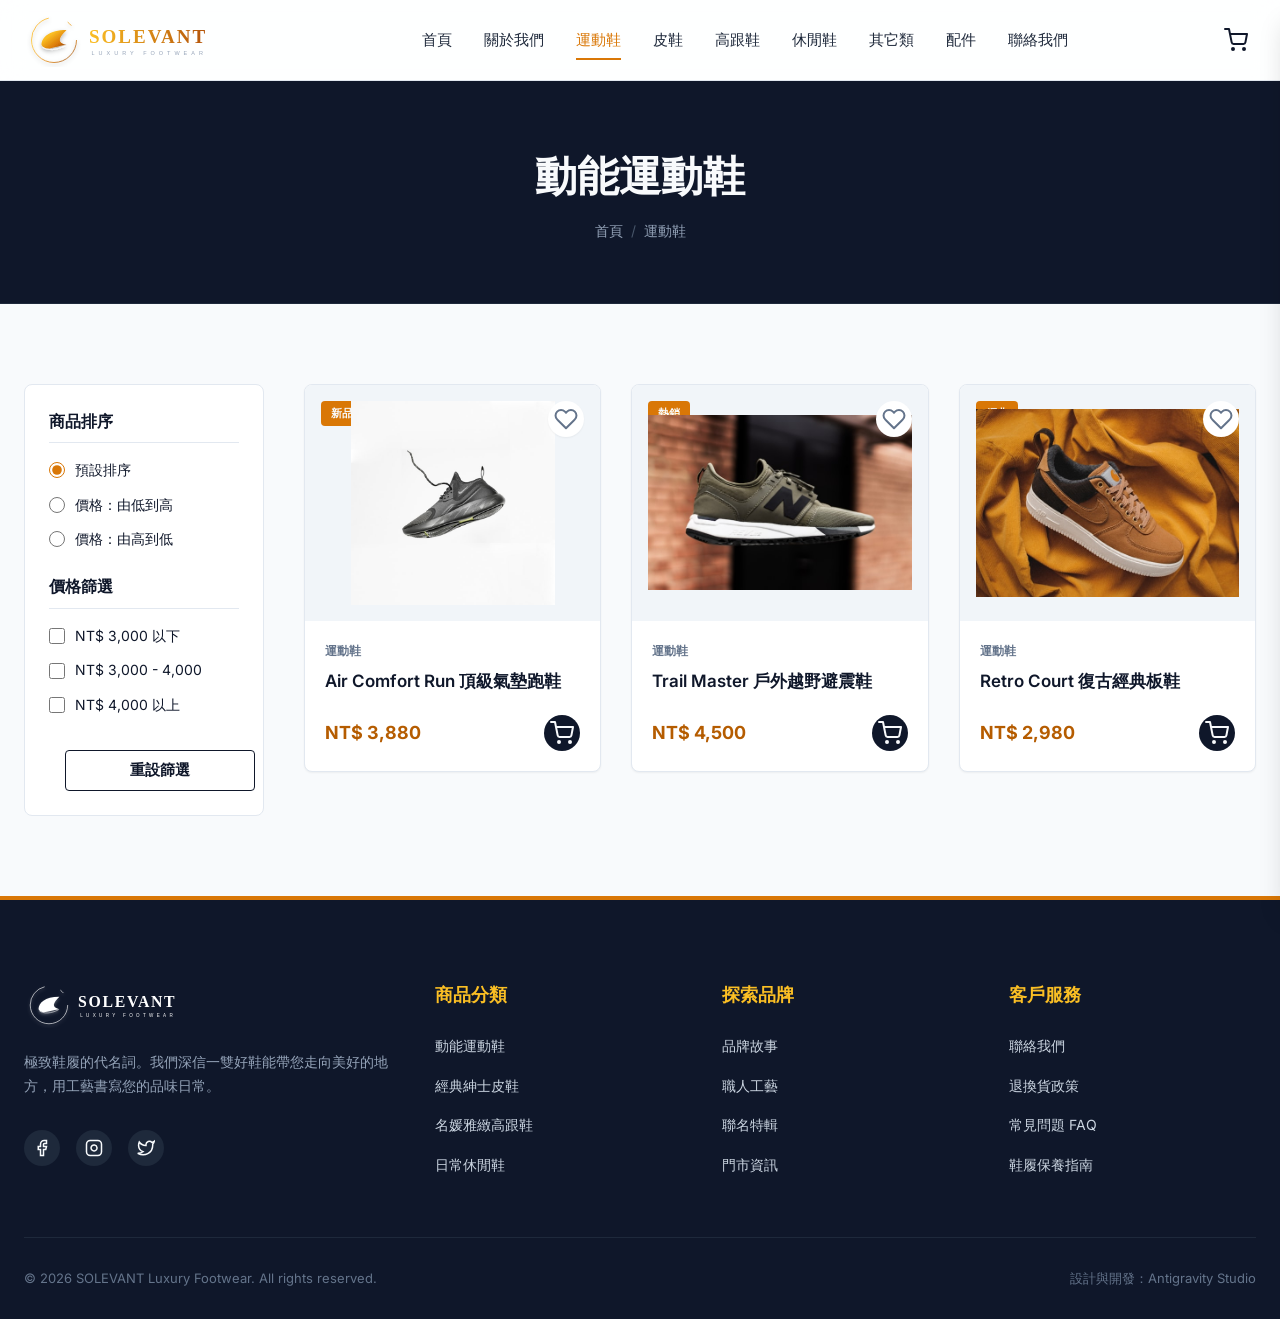
<file: sneakers.html>
<!DOCTYPE html>
<html lang="zh-Hant">
<head>
  <meta charset="UTF-8">
  <meta name="viewport" content="width=device-width, initial-scale=1.0">
  <title>運動鞋系列 | SOLEVANT</title>
  <meta name="description" content="選購 SOLEVANT 專業級運動鞋，採用高彈力避震氣墊與科技透氣編織材質，融合時尚設計，助您釋放極致動能。">
  <link rel="stylesheet" href="css/style.css">
</head>
<body>

  <!-- Header Navigation -->
  <header>
    <div class="container nav-container">
      <a href="index.html" class="logo-link">
        <img src="images/logo.svg" alt="SOLEVANT" class="logo-img">
      </a>
      <nav class="nav-menu">
        <a href="index.html" class="nav-link" id="nav-home">首頁</a>
        <a href="about.html" class="nav-link" id="nav-about">關於我們</a>
        <a href="sneakers.html" class="nav-link active" id="nav-sneakers">運動鞋</a>
        <a href="leather.html" class="nav-link" id="nav-leather">皮鞋</a>
        <a href="heels.html" class="nav-link" id="nav-heels">高跟鞋</a>
        <a href="casual.html" class="nav-link" id="nav-casual">休閒鞋</a>
        <a href="others.html" class="nav-link" id="nav-others">其它類</a>
        <a href="accessories.html" class="nav-link" id="nav-accessories">配件</a>
        <a href="contact.html" class="nav-link" id="nav-contact">聯絡我們</a>
      </nav>
      <div class="nav-actions">
        <button class="icon-btn" id="cart-toggle-btn" aria-label="Shopping Cart">
          <svg class="icon-svg" viewBox="0 0 24 24">
            <circle cx="9" cy="21" r="1"></circle>
            <circle cx="20" cy="21" r="1"></circle>
            <path d="M1 1h4l2.68 13.39a2 2 0 0 0 2 1.61h9.72a2 2 0 0 0 2-1.61L23 6H6"></path>
          </svg>
          <span class="cart-count" id="cart-count-badge" style="display: none;">0</span>
        </button>
      </div>
    </div>
  </header>

  <!-- Page Hero -->
  <section class="page-hero">
    <div class="container">
      <h1 class="page-hero-title">動能運動鞋</h1>
      <div class="breadcrumbs">
        <a href="index.html">首頁</a>
        <span class="breadcrumb-separator">/</span>
        <span>運動鞋</span>
      </div>
    </div>
  </section>

  <!-- Shop Section -->
  <section class="section-padding" style="padding-top: 40px;">
    <div class="container">
      <div class="shop-layout">
        
        <!-- Sidebar Filters -->
        <aside class="sidebar-filter">
          <div class="filter-group">
            <h4 class="filter-title">商品排序</h4>
            <div class="filter-list">
              <label class="filter-item">
                <input type="radio" name="sort-products" value="default" checked id="sort-default">
                <span>預設排序</span>
              </label>
              <label class="filter-item">
                <input type="radio" name="sort-products" value="low-high" id="sort-low">
                <span>價格：由低到高</span>
              </label>
              <label class="filter-item">
                <input type="radio" name="sort-products" value="high-low" id="sort-high">
                <span>價格：由高到低</span>
              </label>
            </div>
          </div>
          
          <div class="filter-group">
            <h4 class="filter-title">價格篩選</h4>
            <div class="filter-list">
              <label class="filter-item">
                <input type="checkbox" class="price-filter" value="under-3000" id="filter-under-3000">
                <span>NT$ 3,000 以下</span>
              </label>
              <label class="filter-item">
                <input type="checkbox" class="price-filter" value="3000-4000" id="filter-3000-4000">
                <span>NT$ 3,000 - 4,000</span>
              </label>
              <label class="filter-item">
                <input type="checkbox" class="price-filter" value="above-4000" id="filter-above-4000">
                <span>NT$ 4,000 以上</span>
              </label>
            </div>
          </div>
          
          <div style="padding-top: 10px;">
            <button class="btn btn-outline" id="reset-filters" style="width: 100%; border-color: var(--primary); color: var(--primary); padding: 10px 0;">重設篩選</button>
          </div>
        </aside>
        
        <!-- Products Grid Area -->
        <main>
          <div class="products-grid" id="category-products-grid">
            <!-- Populated dynamically -->
          </div>
        </main>
        
      </div>
    </div>
  </section>

  <!-- Footer -->
  <footer>
    <div class="container">
      <div class="footer-grid">
        <div class="footer-logo-pane">
          <img src="images/logo.svg" class="footer-logo-img" alt="SOLEVANT">
          <p class="footer-desc">極致鞋履的代名詞。我們深信一雙好鞋能帶您走向美好的地方，用工藝書寫您的品味日常。</p>
          <div class="footer-socials">
            <a href="#" class="social-link"><svg viewBox="0 0 24 24"><path d="M18 2h-3a5 5 0 0 0-5 5v3H7v4h3v8h4v-8h3l1-4h-4V7a1 1 0 0 1 1-1h3z"></path></svg></a>
            <a href="#" class="social-link"><svg viewBox="0 0 24 24"><rect x="2" y="2" width="20" height="20" rx="5" ry="5"></rect><path d="M16 11.37A4 4 0 1 1 12.63 8 4 4 0 0 1 16 11.37z"></path><line x1="17.5" y1="6.5" x2="17.51" y2="6.5"></line></svg></a>
            <a href="#" class="social-link"><svg viewBox="0 0 24 24"><path d="M23 3a10.9 10.9 0 0 1-3.14 1.53 4.48 4.48 0 0 0-7.86 3v1A10.66 10.66 0 0 1 3 4s-4 9 5 13a11.64 11.64 0 0 1-7 2c9 5 20 0 20-11.5a4.5 4.5 0 0 0-.08-.83A7.72 7.72 0 0 0 23 3z"></path></svg></a>
          </div>
        </div>
        <div>
          <h4 class="footer-column-title">商品分類</h4>
          <ul class="footer-links">
            <li><a href="sneakers.html" class="footer-link">動能運動鞋</a></li>
            <li><a href="leather.html" class="footer-link">經典紳士皮鞋</a></li>
            <li><a href="heels.html" class="footer-link">名媛雅緻高跟鞋</a></li>
            <li><a href="casual.html" class="footer-link">日常休閒鞋</a></li>
          </ul>
        </div>
        <div>
          <h4 class="footer-column-title">探索品牌</h4>
          <ul class="footer-links">
            <li><a href="about.html" class="footer-link">品牌故事</a></li>
            <li><a href="#" class="footer-link">職人工藝</a></li>
            <li><a href="#" class="footer-link">聯名特輯</a></li>
            <li><a href="contact.html" class="footer-link">門市資訊</a></li>
          </ul>
        </div>
        <div>
          <h4 class="footer-column-title">客戶服務</h4>
          <ul class="footer-links">
            <li><a href="contact.html" class="footer-link">聯絡我們</a></li>
            <li><a href="#" class="footer-link">退換貨政策</a></li>
            <li><a href="#" class="footer-link">常見問題 FAQ</a></li>
            <li><a href="#" class="footer-link">鞋履保養指南</a></li>
          </ul>
        </div>
      </div>
      <div class="footer-bottom">
        <p>&copy; 2026 SOLEVANT Luxury Footwear. All rights reserved.</p>
        <p>設計與開發：Antigravity Studio</p>
      </div>
    </div>
  </footer>

  <!-- Scripts -->
  <script src="js/products-data.js"></script>
  <script src="js/cart.js"></script>
  <script>
    const CATEGORY = 'sneakers';
    
    document.addEventListener('DOMContentLoaded', () => {
      renderProducts();
      
      // Hook up sorting and filtering change events
      document.querySelectorAll('input[name="sort-products"]').forEach(radio => {
        radio.addEventListener('change', renderProducts);
      });
      
      document.querySelectorAll('.price-filter').forEach(checkbox => {
        checkbox.addEventListener('change', renderProducts);
      });
      
      const resetBtn = document.getElementById('reset-filters');
      if (resetBtn) {
        resetBtn.addEventListener('click', () => {
          document.getElementById('sort-default').checked = true;
          document.querySelectorAll('.price-filter').forEach(cb => cb.checked = false);
          renderProducts();
        });
      }
    });
    
    function renderProducts() {
      const grid = document.getElementById('category-products-grid');
      if (!grid || typeof productsData === 'undefined') return;
      
      // Get all products of this category
      let items = Object.values(productsData).filter(p => p.category === CATEGORY);
      
      // Apply price filter
      const activePriceFilters = Array.from(document.querySelectorAll('.price-filter:checked')).map(cb => cb.value);
      if (activePriceFilters.length > 0) {
        items = items.filter(p => {
          return activePriceFilters.some(filterVal => {
            if (filterVal === 'under-3000') return p.price < 3000;
            if (filterVal === '3000-4000') return p.price >= 3000 && p.price <= 4000;
            if (filterVal === 'above-4000') return p.price > 4000;
            return true;
          });
        });
      }
      
      // Apply sorting
      const activeSort = document.querySelector('input[name="sort-products"]:checked').value;
      if (activeSort === 'low-high') {
        items.sort((a, b) => a.price - b.price);
      } else if (activeSort === 'high-low') {
        items.sort((a, b) => b.price - a.price);
      }
      
      if (items.length === 0) {
        grid.innerHTML = `
          <div style="grid-column: 1 / -1; text-align: center; padding: 60px 0; color: var(--text-muted);">
            <p style="font-size: 16px;">無符合篩選條件的商品。</p>
          </div>
        `;
        return;
      }
      
      grid.innerHTML = items.map(p => `
        <div class="product-card">
          <div class="product-image-wrapper">
            <span class="product-badge sale">${p.badge}</span>
            <a href="product.html?id=${p.id}">
              <img class="product-img" src="${p.image}" alt="${p.name}">
            </a>
            <button class="product-wishlist" aria-label="Add to wishlist" onclick="alert('已加入願望清單！')">
              <svg class="icon-svg" viewBox="0 0 24 24"><path d="M20.84 4.61a5.5 5.5 0 0 0-7.78 0L12 5.67l-1.06-1.06a5.5 5.5 0 0 0-7.78 7.78l1.06 1.06L12 21.23l7.78-7.78 1.06-1.06a5.5 5.5 0 0 0 0-7.78z"></path></svg>
            </button>
          </div>
          <div class="product-info">
            <div class="product-cat">${p.categoryName}</div>
            <a href="product.html?id=${p.id}" class="product-name">${p.name}</a>
            <div class="product-price-row">
              <span class="product-price">NT$ ${p.price.toLocaleString()}</span>
              <button class="icon-btn" onclick="addToCart('${p.id}', '8.5', 1)" aria-label="Add to cart">
                <svg class="icon-svg" viewBox="0 0 24 24"><circle cx="9" cy="21" r="1"></circle><circle cx="20" cy="21" r="1"></circle><path d="M1 1h4l2.68 13.39a2 2 0 0 0 2 1.61h9.72a2 2 0 0 0 2-1.61L23 6H6"></path></svg>
              </button>
            </div>
          </div>
        </div>
      `).join('');
    }
  </script>
</body>
</html>
</file>
<file: css/style.css>
@import url('https://fonts.googleapis.com/css2?family=Inter:wght@300;400;500;600;700&family=Playfair+Display:ital,wght@0,400;0,600;0,700;1,400&display=swap');

:root {
  --primary: #0f172a;       /* Slate 900 */
  --primary-light: #1e293b; /* Slate 800 */
  --accent: #d97706;        /* Amber 600 */
  --accent-light: #fbbf24;  /* Amber 400 */
  --accent-dark: #b55c00;
  --bg-main: #f8fafc;       /* Slate 50 */
  --bg-card: #ffffff;
  --text-dark: #0f172a;
  --text-muted: #64748b;    /* Slate 500 */
  --text-light: #f8fafc;
  --border-color: #e2e8f0;  /* Slate 200 */
  
  --font-sans: 'Inter', -apple-system, BlinkMacSystemFont, "Segoe UI", Roboto, sans-serif;
  --font-serif: 'Playfair Display', Georgia, Cambria, serif;
  
  --transition-smooth: all 0.3s cubic-bezier(0.4, 0, 0.2, 1);
  --shadow-sm: 0 1px 2px 0 rgba(0, 0, 0, 0.05);
  --shadow-md: 0 4px 6px -1px rgba(0, 0, 0, 0.1), 0 2px 4px -1px rgba(0, 0, 0, 0.06);
  --shadow-lg: 0 10px 15px -3px rgba(0, 0, 0, 0.1), 0 4px 6px -2px rgba(0, 0, 0, 0.05);
  --shadow-xl: 0 20px 25px -5px rgba(0, 0, 0, 0.15), 0 10px 10px -5px rgba(0, 0, 0, 0.04);
  
  --container-width: 1280px;
}

* {
  box-sizing: border-box;
  margin: 0;
  padding: 0;
}

body {
  font-family: var(--font-sans);
  background-color: var(--bg-main);
  color: var(--text-dark);
  line-height: 1.6;
  overflow-x: hidden;
}

a {
  text-decoration: none;
  color: inherit;
  transition: var(--transition-smooth);
}

img {
  max-width: 100%;
  height: auto;
  display: block;
}

ul {
  list-style: none;
}

/* --- Layout Utility --- */
.container {
  width: 100%;
  max-width: var(--container-width);
  margin: 0 auto;
  padding: 0 24px;
}

.section-padding {
  padding: 80px 0;
}

/* --- Header / Navigation --- */
header {
  background-color: rgba(255, 255, 255, 0.85);
  backdrop-filter: blur(12px);
  -webkit-backdrop-filter: blur(12px);
  position: sticky;
  top: 0;
  z-index: 100;
  border-bottom: 1px solid var(--border-color);
  transition: var(--transition-smooth);
}

.nav-container {
  display: flex;
  justify-content: space-between;
  align-items: center;
  height: 80px;
}

.logo-link {
  display: flex;
  align-items: center;
  height: 60px;
}

.logo-img {
  height: 100%;
  width: auto;
}

.nav-menu {
  display: flex;
  gap: 32px;
}

.nav-link {
  font-size: 15px;
  font-weight: 500;
  color: var(--primary-light);
  position: relative;
  padding: 8px 0;
}

.nav-link::after {
  content: '';
  position: absolute;
  bottom: 0;
  left: 0;
  width: 0;
  height: 2px;
  background-color: var(--accent);
  transition: var(--transition-smooth);
}

.nav-link:hover {
  color: var(--accent);
}

.nav-link:hover::after,
.nav-link.active::after {
  width: 100%;
}

.nav-link.active {
  color: var(--accent);
}

.nav-actions {
  display: flex;
  align-items: center;
  gap: 20px;
}

.icon-btn {
  background: none;
  border: none;
  cursor: pointer;
  position: relative;
  padding: 8px;
  color: var(--primary);
  transition: var(--transition-smooth);
  display: flex;
  align-items: center;
  justify-content: center;
}

.icon-btn:hover {
  color: var(--accent);
  transform: translateY(-2px);
}

.icon-svg {
  width: 24px;
  height: 24px;
  stroke: currentColor;
  stroke-width: 2;
  fill: none;
  stroke-linecap: round;
  stroke-linejoin: round;
}

.cart-count {
  position: absolute;
  top: -2px;
  right: -2px;
  background-color: var(--accent);
  color: var(--text-light);
  font-size: 10px;
  font-weight: 700;
  width: 18px;
  height: 18px;
  border-radius: 50%;
  display: flex;
  align-items: center;
  justify-content: center;
  box-shadow: 0 2px 4px rgba(0,0,0,0.2);
}

/* Mobile Menu Toggle */
.menu-toggle {
  display: none;
}

/* --- Hero Section --- */
.hero {
  position: relative;
  background-color: var(--primary);
  color: var(--text-light);
  height: calc(100vh - 80px);
  min-height: 500px;
  display: flex;
  align-items: center;
  overflow: hidden;
}

.hero::after {
  content: '';
  position: absolute;
  top: 0;
  left: 0;
  right: 0;
  bottom: 0;
  background: linear-gradient(135deg, rgba(15,23,42,0.95) 0%, rgba(15,23,42,0.4) 100%);
  z-index: 1;
}

.hero-bg {
  position: absolute;
  top: 0;
  left: 0;
  width: 100%;
  height: 100%;
  object-fit: cover;
  opacity: 0.15;
  filter: grayscale(1);
}

.hero-content {
  position: relative;
  z-index: 2;
  max-width: 600px;
}

.hero-subtitle {
  font-family: var(--font-sans);
  color: var(--accent-light);
  font-size: 14px;
  font-weight: 600;
  text-transform: uppercase;
  letter-spacing: 4px;
  margin-bottom: 16px;
  opacity: 0;
  transform: translateY(20px);
  animation: fadeInUp 0.8s forwards 0.2s;
}

.hero-title {
  font-family: var(--font-serif);
  font-size: 56px;
  font-weight: 700;
  line-height: 1.15;
  margin-bottom: 24px;
  opacity: 0;
  transform: translateY(20px);
  animation: fadeInUp 0.8s forwards 0.4s;
}

.hero-desc {
  font-size: 18px;
  color: #94a3b8;
  margin-bottom: 40px;
  opacity: 0;
  transform: translateY(20px);
  animation: fadeInUp 0.8s forwards 0.6s;
}

.btn {
  display: inline-flex;
  align-items: center;
  justify-content: center;
  padding: 16px 36px;
  font-size: 15px;
  font-weight: 600;
  border-radius: 4px;
  border: none;
  cursor: pointer;
  transition: var(--transition-smooth);
}

.btn-primary {
  background-color: var(--accent);
  color: var(--text-light);
}

.btn-primary:hover {
  background-color: var(--accent-dark);
  transform: translateY(-2px);
  box-shadow: 0 4px 12px rgba(217, 119, 6, 0.3);
}

.btn-outline {
  background-color: transparent;
  color: var(--text-light);
  border: 1.5px solid var(--text-light);
  margin-left: 16px;
}

.btn-outline:hover {
  background-color: var(--text-light);
  color: var(--primary);
  transform: translateY(-2px);
}

.hero-btns {
  opacity: 0;
  transform: translateY(20px);
  animation: fadeInUp 0.8s forwards 0.8s;
}

@keyframes fadeInUp {
  to {
    opacity: 1;
    transform: translateY(0);
  }
}

/* --- Features Section --- */
.features-grid {
  display: grid;
  grid-template-columns: repeat(4, 1fr);
  gap: 32px;
}

.feature-card {
  background: var(--bg-card);
  padding: 40px 30px;
  border-radius: 8px;
  box-shadow: var(--shadow-sm);
  transition: var(--transition-smooth);
  border: 1px solid var(--border-color);
  text-align: center;
}

.feature-card:hover {
  transform: translateY(-8px);
  box-shadow: var(--shadow-lg);
  border-color: var(--accent-light);
}

.feature-icon-wrapper {
  width: 64px;
  height: 64px;
  background-color: #fef3c7;
  color: var(--accent);
  border-radius: 50%;
  display: flex;
  align-items: center;
  justify-content: center;
  margin: 0 auto 24px;
}

.feature-title {
  font-size: 18px;
  font-weight: 700;
  margin-bottom: 12px;
}

.feature-desc {
  font-size: 14px;
  color: var(--text-muted);
}

/* --- Category Section / Promo Grid --- */
.section-title-wrapper {
  text-align: center;
  margin-bottom: 60px;
}

.section-title {
  font-family: var(--font-serif);
  font-size: 36px;
  font-weight: 700;
  margin-bottom: 16px;
  position: relative;
  display: inline-block;
}

.section-title::after {
  content: '';
  position: absolute;
  bottom: -8px;
  left: 50%;
  transform: translateX(-50%);
  width: 60px;
  height: 3px;
  background-color: var(--accent);
}

.section-desc {
  font-size: 16px;
  color: var(--text-muted);
  max-width: 600px;
  margin: 0 auto;
}

.categories-grid {
  display: grid;
  grid-template-columns: repeat(3, 1fr);
  gap: 30px;
}

.category-card {
  position: relative;
  height: 380px;
  border-radius: 8px;
  overflow: hidden;
  box-shadow: var(--shadow-md);
}

.category-img {
  width: 100%;
  height: 100%;
  object-fit: cover;
  transition: transform 0.6s cubic-bezier(0.4, 0, 0.2, 1);
}

.category-overlay {
  position: absolute;
  top: 0;
  left: 0;
  width: 100%;
  height: 100%;
  background: linear-gradient(to top, rgba(15,23,42,0.85) 0%, rgba(15,23,42,0.1) 100%);
  display: flex;
  flex-direction: column;
  justify-content: flex-end;
  padding: 32px;
  z-index: 2;
}

.category-card-title {
  color: var(--text-light);
  font-family: var(--font-serif);
  font-size: 24px;
  font-weight: 600;
  margin-bottom: 8px;
}

.category-card-link {
  color: var(--accent-light);
  font-size: 13px;
  font-weight: 600;
  text-transform: uppercase;
  letter-spacing: 2px;
  display: inline-flex;
  align-items: center;
  gap: 8px;
}

.category-card-link svg {
  width: 16px;
  height: 16px;
  stroke: currentColor;
  stroke-width: 2;
  fill: none;
  transition: transform 0.3s ease;
}

.category-card:hover .category-img {
  transform: scale(1.08);
}

.category-card:hover .category-card-link svg {
  transform: translateX(4px);
}

/* --- Products Grid --- */
.products-grid {
  display: grid;
  grid-template-columns: repeat(auto-fill, minmax(280px, 1fr));
  gap: 30px;
}

.product-card {
  background: var(--bg-card);
  border-radius: 8px;
  overflow: hidden;
  box-shadow: var(--shadow-sm);
  border: 1px solid var(--border-color);
  transition: var(--transition-smooth);
  display: flex;
  flex-direction: column;
}

.product-card:hover {
  transform: translateY(-6px);
  box-shadow: var(--shadow-lg);
  border-color: #cbd5e1;
}

.product-image-wrapper {
  position: relative;
  background-color: #f1f5f9;
  padding-bottom: 80%; /* Maintain ratio */
  overflow: hidden;
}

.product-img {
  position: absolute;
  top: 0;
  left: 0;
  width: 100%;
  height: 100%;
  object-fit: contain;
  padding: 16px;
  transition: transform 0.5s ease;
}

.product-card:hover .product-img {
  transform: scale(1.06);
}

.product-badge {
  position: absolute;
  top: 16px;
  left: 16px;
  background-color: var(--primary);
  color: var(--text-light);
  font-size: 11px;
  font-weight: 600;
  padding: 4px 10px;
  border-radius: 4px;
  text-transform: uppercase;
}

.product-badge.sale {
  background-color: var(--accent);
}

.product-wishlist {
  position: absolute;
  top: 16px;
  right: 16px;
  background: white;
  border-radius: 50%;
  width: 36px;
  height: 36px;
  display: flex;
  align-items: center;
  justify-content: center;
  box-shadow: var(--shadow-sm);
  border: none;
  cursor: pointer;
  color: var(--text-muted);
  transition: var(--transition-smooth);
}

.product-wishlist:hover {
  color: #ef4444;
  transform: scale(1.1);
}

.product-info {
  padding: 20px;
  display: flex;
  flex-direction: column;
  flex-grow: 1;
}

.product-cat {
  font-size: 12px;
  color: var(--text-muted);
  text-transform: uppercase;
  margin-bottom: 8px;
  font-weight: 600;
}

.product-name {
  font-size: 17px;
  font-weight: 600;
  margin-bottom: 8px;
  color: var(--primary);
}

.product-name:hover {
  color: var(--accent);
}

.product-price-row {
  display: flex;
  justify-content: space-between;
  align-items: center;
  margin-top: auto;
  padding-top: 12px;
}

.product-price {
  font-size: 18px;
  font-weight: 700;
  color: var(--accent-dark);
}

.product-price-row .icon-btn {
  background-color: var(--primary);
  color: var(--text-light);
  border-radius: 50%;
  width: 36px;
  height: 36px;
  padding: 0;
  display: flex;
  align-items: center;
  justify-content: center;
}

.product-price-row .icon-btn:hover {
  background-color: var(--accent);
  color: var(--text-light);
}

/* --- Brand Story Section (Home / About) --- */
.brand-story-wrapper {
  display: flex;
  align-items: center;
  gap: 60px;
}

.brand-story-image {
  flex: 1;
  border-radius: 8px;
  overflow: hidden;
  box-shadow: var(--shadow-xl);
  height: 480px;
}

.brand-story-image img {
  width: 100%;
  height: 100%;
  object-fit: cover;
}

.brand-story-content {
  flex: 1.2;
}

.brand-story-content h2 {
  font-family: var(--font-serif);
  font-size: 40px;
  line-height: 1.2;
  margin-bottom: 24px;
}

.brand-story-content p {
  color: var(--text-muted);
  margin-bottom: 24px;
  font-size: 16px;
}

/* --- Page Hero (Category & Detail & Contact & About) --- */
.page-hero {
  background-color: var(--primary);
  color: var(--text-light);
  padding: 60px 0;
  text-align: center;
  border-bottom: 1px solid var(--primary-light);
}

.page-hero-title {
  font-family: var(--font-serif);
  font-size: 42px;
  font-weight: 700;
  margin-bottom: 12px;
}

.breadcrumbs {
  display: flex;
  justify-content: center;
  gap: 8px;
  font-size: 14px;
  color: #94a3b8;
}

.breadcrumbs a:hover {
  color: var(--accent-light);
}

.breadcrumb-separator {
  color: #475569;
}

/* --- Category Shop Layout --- */
.shop-layout {
  display: grid;
  grid-template-columns: 240px 1fr;
  gap: 40px;
  margin-top: 40px;
}

.sidebar-filter {
  background-color: var(--bg-card);
  padding: 24px;
  border-radius: 8px;
  border: 1px solid var(--border-color);
  height: fit-content;
}

.filter-title {
  font-size: 16px;
  font-weight: 700;
  margin-bottom: 16px;
  padding-bottom: 8px;
  border-bottom: 1px solid var(--border-color);
  text-transform: uppercase;
}

.filter-group {
  margin-bottom: 24px;
}

.filter-list {
  display: flex;
  flex-direction: column;
  gap: 12px;
}

.filter-item {
  display: flex;
  align-items: center;
  gap: 10px;
  font-size: 14px;
  cursor: pointer;
}

.filter-item input {
  width: 16px;
  height: 16px;
  accent-color: var(--accent);
}

/* --- Product Detail Page --- */
.product-detail-grid {
  display: grid;
  grid-template-columns: 1.1fr 1fr;
  gap: 60px;
  align-items: start;
}

.product-gallery {
  display: flex;
  flex-direction: column;
  gap: 20px;
}

.main-image-view {
  background-color: #f1f5f9;
  border-radius: 8px;
  padding: 40px;
  border: 1px solid var(--border-color);
  display: flex;
  align-items: center;
  justify-content: center;
  position: relative;
  overflow: hidden;
}

.main-image-view img {
  max-height: 450px;
  object-fit: contain;
  transition: transform 0.3s ease;
}

.main-image-view:hover img {
  transform: scale(1.15); /* Magnifier simulation */
}

.gallery-thumbs {
  display: grid;
  grid-template-columns: repeat(4, 1fr);
  gap: 16px;
}

.thumb-item {
  background-color: #f1f5f9;
  border-radius: 6px;
  padding: 10px;
  border: 1px solid var(--border-color);
  cursor: pointer;
  transition: var(--transition-smooth);
}

.thumb-item.active,
.thumb-item:hover {
  border-color: var(--accent);
  background-color: #ffffff;
}

.detail-info-pane h1 {
  font-family: var(--font-serif);
  font-size: 38px;
  font-weight: 700;
  margin-bottom: 8px;
}

.detail-cat {
  font-size: 13px;
  color: var(--text-muted);
  text-transform: uppercase;
  letter-spacing: 2px;
  font-weight: 600;
  margin-bottom: 16px;
}

.detail-price-row {
  margin-bottom: 24px;
  display: flex;
  align-items: center;
  gap: 16px;
}

.detail-price {
  font-size: 28px;
  font-weight: 700;
  color: var(--accent-dark);
}

.detail-rating {
  display: flex;
  align-items: center;
  gap: 6px;
  color: #fbbf24;
  font-size: 14px;
}

.detail-rating span {
  color: var(--text-muted);
}

.detail-desc {
  color: var(--text-muted);
  font-size: 16px;
  margin-bottom: 30px;
  padding-bottom: 30px;
  border-bottom: 1px solid var(--border-color);
}

.selector-title {
  font-size: 14px;
  font-weight: 700;
  text-transform: uppercase;
  margin-bottom: 12px;
  display: flex;
  justify-content: space-between;
}

.selector-title span {
  color: var(--accent-dark);
  font-weight: 500;
}

.size-selector {
  display: flex;
  flex-wrap: wrap;
  gap: 12px;
  margin-bottom: 30px;
}

.size-btn {
  background-color: #ffffff;
  border: 1px solid var(--border-color);
  color: var(--primary);
  width: 46px;
  height: 46px;
  border-radius: 4px;
  display: flex;
  align-items: center;
  justify-content: center;
  font-weight: 600;
  cursor: pointer;
  transition: var(--transition-smooth);
}

.size-btn:hover {
  border-color: var(--primary);
}

.size-btn.selected {
  background-color: var(--primary);
  color: var(--text-light);
  border-color: var(--primary);
}

.quantity-add-row {
  display: flex;
  gap: 16px;
  margin-bottom: 40px;
}

.qty-selector {
  display: flex;
  align-items: center;
  border: 1px solid var(--border-color);
  border-radius: 4px;
  background-color: #ffffff;
}

.qty-btn {
  border: none;
  background: none;
  width: 44px;
  height: 44px;
  font-size: 18px;
  cursor: pointer;
  color: var(--primary);
  display: flex;
  align-items: center;
  justify-content: center;
}

.qty-input {
  width: 40px;
  border: none;
  text-align: center;
  font-size: 16px;
  font-weight: 600;
  background: none;
}

.qty-input::-webkit-outer-spin-button,
.qty-input::-webkit-inner-spin-button {
  -webkit-appearance: none;
  margin: 0;
}

.add-cart-large {
  flex-grow: 1;
}

.specs-accordion {
  border-top: 1px solid var(--border-color);
}

.accordion-item {
  border-bottom: 1px solid var(--border-color);
  padding: 16px 0;
}

.accordion-header {
  font-size: 15px;
  font-weight: 700;
  display: flex;
  justify-content: space-between;
  cursor: pointer;
}

.accordion-content {
  padding-top: 12px;
  color: var(--text-muted);
  font-size: 14px;
}

/* --- Contact Page --- */
.contact-layout {
  display: grid;
  grid-template-columns: 1fr 1.2fr;
  gap: 60px;
}

.contact-info-pane h3 {
  font-family: var(--font-serif);
  font-size: 28px;
  margin-bottom: 24px;
}

.contact-details {
  display: flex;
  flex-direction: column;
  gap: 30px;
  margin-bottom: 40px;
}

.contact-item {
  display: flex;
  gap: 16px;
}

.contact-icon {
  color: var(--accent);
  flex-shrink: 0;
}

.contact-item-title {
  font-weight: 700;
  font-size: 15px;
  margin-bottom: 4px;
}

.contact-item-desc {
  color: var(--text-muted);
  font-size: 14px;
}

.contact-form-pane {
  background-color: var(--bg-card);
  padding: 40px;
  border-radius: 8px;
  box-shadow: var(--shadow-md);
  border: 1px solid var(--border-color);
}

.contact-form-pane h3 {
  font-family: var(--font-serif);
  font-size: 28px;
  margin-bottom: 24px;
}

.form-group {
  margin-bottom: 20px;
}

.form-label {
  display: block;
  font-size: 13px;
  font-weight: 600;
  color: var(--text-dark);
  margin-bottom: 8px;
  text-transform: uppercase;
}

.form-control {
  width: 100%;
  padding: 12px 16px;
  border: 1px solid var(--border-color);
  border-radius: 4px;
  font-family: var(--font-sans);
  font-size: 15px;
  transition: var(--transition-smooth);
}

.form-control:focus {
  border-color: var(--accent);
  outline: none;
  box-shadow: 0 0 0 3px rgba(217, 119, 6, 0.15);
}

textarea.form-control {
  resize: vertical;
  min-height: 120px;
}

/* --- Shopping Cart Drawer --- */
.cart-drawer-overlay {
  position: fixed;
  top: 0;
  left: 0;
  width: 100vw;
  height: 100vh;
  background-color: rgba(15, 23, 42, 0.6);
  z-index: 1000;
  opacity: 0;
  visibility: hidden;
  transition: var(--transition-smooth);
}

.cart-drawer-overlay.open {
  opacity: 1;
  visibility: visible;
}

.cart-drawer {
  position: fixed;
  top: 0;
  right: -420px;
  width: 100%;
  max-width: 420px;
  height: 100vh;
  background-color: var(--bg-card);
  z-index: 1001;
  box-shadow: var(--shadow-xl);
  display: flex;
  flex-direction: column;
  transition: right 0.3s cubic-bezier(0.4, 0, 0.2, 1);
}

.cart-drawer.open {
  right: 0;
}

.cart-header {
  padding: 24px;
  border-bottom: 1px solid var(--border-color);
  display: flex;
  justify-content: space-between;
  align-items: center;
}

.cart-title {
  font-size: 20px;
  font-weight: 700;
}

.cart-items-list {
  flex-grow: 1;
  padding: 24px;
  overflow-y: auto;
  display: flex;
  flex-direction: column;
  gap: 20px;
}

.cart-item {
  display: flex;
  gap: 16px;
  padding-bottom: 20px;
  border-bottom: 1px solid var(--border-color);
}

.cart-item-img {
  width: 70px;
  height: 70px;
  background-color: #f1f5f9;
  border-radius: 4px;
  padding: 6px;
  display: flex;
  align-items: center;
  justify-content: center;
}

.cart-item-img img {
  max-height: 100%;
  object-fit: contain;
}

.cart-item-details {
  flex-grow: 1;
}

.cart-item-name {
  font-size: 14px;
  font-weight: 600;
  margin-bottom: 4px;
  color: var(--primary);
}

.cart-item-meta {
  font-size: 12px;
  color: var(--text-muted);
  margin-bottom: 8px;
}

.cart-item-price-qty {
  display: flex;
  justify-content: space-between;
  align-items: center;
}

.cart-item-price {
  font-weight: 700;
  color: var(--accent-dark);
}

.cart-item-remove {
  background: none;
  border: none;
  color: var(--text-muted);
  cursor: pointer;
  transition: var(--transition-smooth);
}

.cart-item-remove:hover {
  color: #ef4444;
}

.cart-empty-msg {
  text-align: center;
  color: var(--text-muted);
  margin-top: 100px;
}

.cart-footer {
  padding: 24px;
  border-top: 1px solid var(--border-color);
  background-color: #f8fafc;
}

.cart-total-row {
  display: flex;
  justify-content: space-between;
  margin-bottom: 20px;
  font-size: 16px;
  font-weight: 700;
}

.cart-total-price {
  font-size: 20px;
  color: var(--accent-dark);
}

.checkout-btn {
  width: 100%;
}

/* --- Footer --- */
footer {
  background-color: var(--primary);
  color: var(--text-light);
  padding: 80px 0 30px;
  border-top: 4px solid var(--accent);
}

.footer-grid {
  display: grid;
  grid-template-columns: 1.5fr repeat(3, 1fr);
  gap: 40px;
  margin-bottom: 60px;
}

.footer-logo-pane {
  display: flex;
  flex-direction: column;
  gap: 20px;
}

.footer-logo-img {
  height: 50px;
  width: auto;
  align-self: flex-start;
  filter: brightness(0) invert(1);
}

.footer-desc {
  color: #94a3b8;
  font-size: 14px;
  line-height: 1.7;
}

.footer-socials {
  display: flex;
  gap: 16px;
  margin-top: 12px;
}

.social-link {
  width: 36px;
  height: 36px;
  background-color: var(--primary-light);
  border-radius: 50%;
  display: flex;
  align-items: center;
  justify-content: center;
  transition: var(--transition-smooth);
}

.social-link:hover {
  background-color: var(--accent);
  transform: translateY(-3px);
}

.social-link svg {
  width: 18px;
  height: 18px;
  stroke: currentColor;
  stroke-width: 2;
  fill: none;
}

.footer-column-title {
  font-family: var(--font-serif);
  font-size: 18px;
  font-weight: 600;
  margin-bottom: 24px;
  color: var(--accent-light);
}

.footer-links {
  display: flex;
  flex-direction: column;
  gap: 14px;
}

.footer-link {
  font-size: 14px;
  color: #cbd5e1;
}

.footer-link:hover {
  color: var(--accent-light);
  padding-left: 4px;
}

.footer-bottom {
  border-top: 1px solid var(--primary-light);
  padding-top: 30px;
  display: flex;
  justify-content: space-between;
  align-items: center;
  font-size: 13px;
  color: #64748b;
}

/* Modal Popup */
.modal {
  position: fixed;
  top: 0;
  left: 0;
  width: 100vw;
  height: 100vh;
  z-index: 2000;
  display: flex;
  align-items: center;
  justify-content: center;
  opacity: 0;
  visibility: hidden;
  transition: var(--transition-smooth);
}

.modal.open {
  opacity: 1;
  visibility: visible;
}

.modal-overlay {
  position: absolute;
  top: 0;
  left: 0;
  width: 100%;
  height: 100%;
  background-color: rgba(15, 23, 42, 0.7);
}

.modal-container {
  background-color: #ffffff;
  padding: 40px;
  border-radius: 8px;
  width: 90%;
  max-width: 480px;
  box-shadow: var(--shadow-xl);
  position: relative;
  z-index: 2001;
  text-align: center;
  transform: scale(0.9);
  transition: transform 0.3s cubic-bezier(0.4, 0, 0.2, 1);
}

.modal.open .modal-container {
  transform: scale(1);
}

.modal-icon {
  width: 64px;
  height: 64px;
  background-color: #ecfdf5;
  color: #10b981;
  border-radius: 50%;
  display: flex;
  align-items: center;
  justify-content: center;
  margin: 0 auto 20px;
}

.modal-title {
  font-family: var(--font-serif);
  font-size: 24px;
  margin-bottom: 12px;
}

.modal-desc {
  color: var(--text-muted);
  margin-bottom: 24px;
  font-size: 15px;
}

/* --- Responsive Adjustments --- */
@media (max-width: 1024px) {
  .features-grid {
    grid-template-columns: repeat(2, 1fr);
  }
  .categories-grid {
    grid-template-columns: repeat(2, 1fr);
  }
  .footer-grid {
    grid-template-columns: repeat(2, 1fr);
  }
}

@media (max-width: 768px) {
  .nav-menu {
    display: none; /* In production a hamburger menu would trigger */
  }
  
  .menu-toggle {
    display: flex;
  }
  
  .hero-title {
    font-size: 40px;
  }
  
  .shop-layout {
    grid-template-columns: 1fr;
  }
  
  .sidebar-filter {
    display: none; /* Hide filter on mobile for simplicity */
  }
  
  .product-detail-grid {
    grid-template-columns: 1fr;
    gap: 40px;
  }
  
  .contact-layout {
    grid-template-columns: 1fr;
    gap: 40px;
  }
  
  .brand-story-wrapper {
    flex-direction: column;
    gap: 40px;
  }
  
  .brand-story-image {
    height: 320px;
    width: 100%;
  }
  
  .footer-grid {
    grid-template-columns: 1fr;
  }
  
  .footer-bottom {
    flex-direction: column;
    gap: 16px;
    text-align: center;
  }
}

@media (max-width: 480px) {
  .features-grid {
    grid-template-columns: 1fr;
  }
  .categories-grid {
    grid-template-columns: 1fr;
  }
  .hero-btns {
    display: flex;
    flex-direction: column;
    gap: 16px;
  }
  .btn-outline {
    margin-left: 0;
  }
}
</file>
